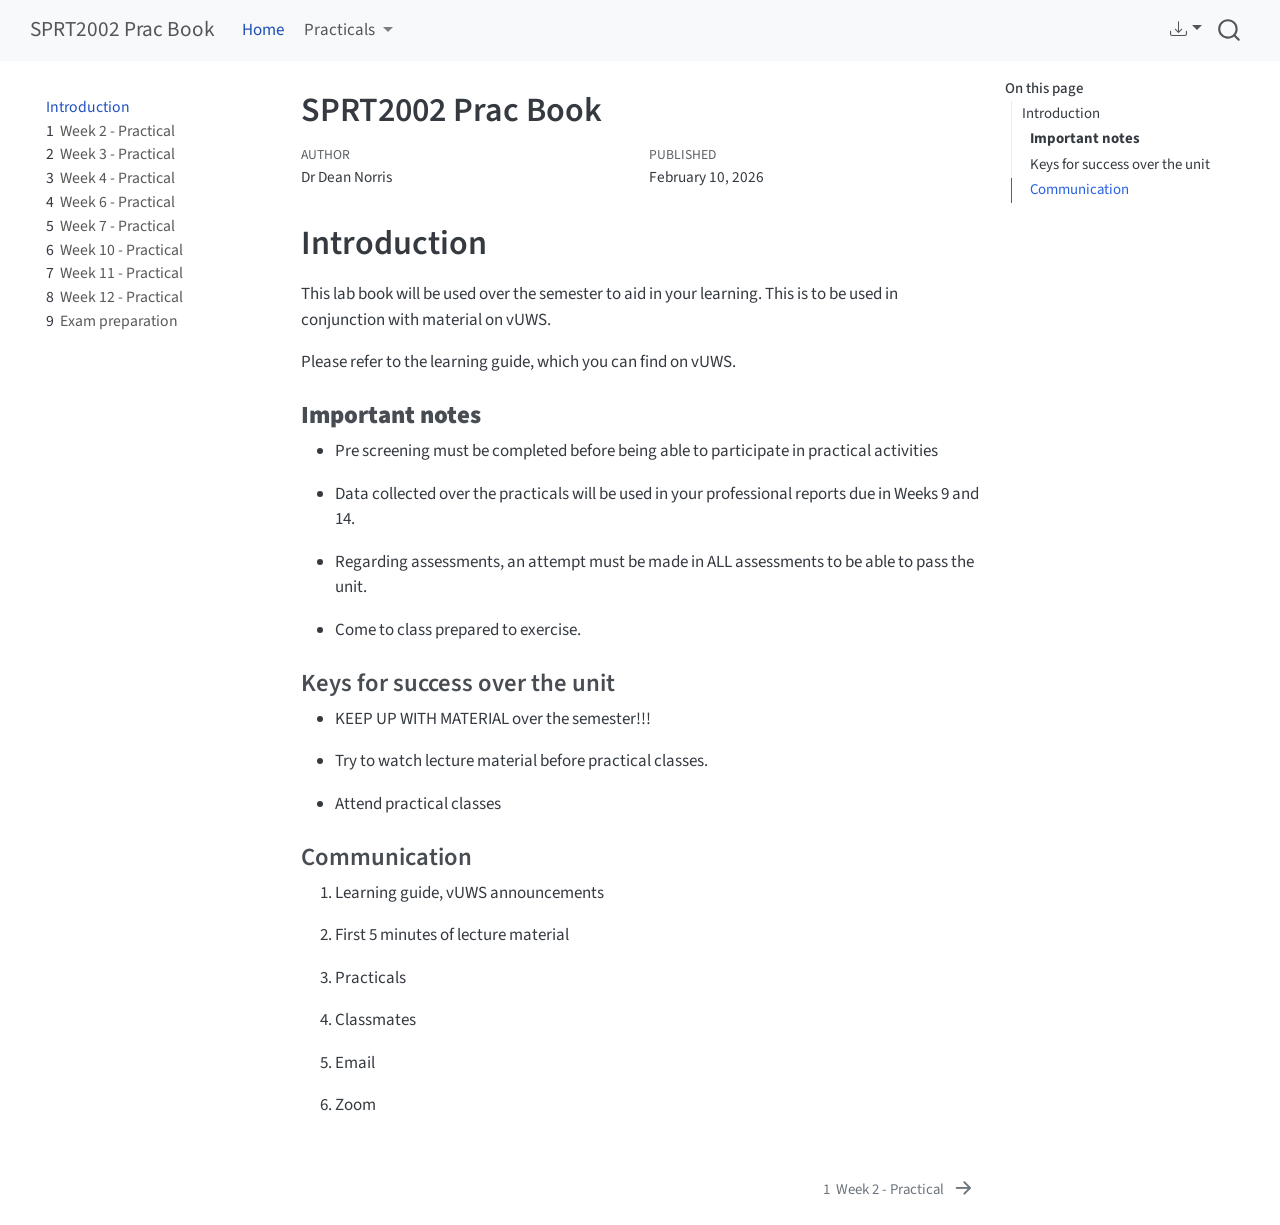
<file: index.html>
<!DOCTYPE html>
<html xmlns="http://www.w3.org/1999/xhtml" lang="en" xml:lang="en"><head>

<meta charset="utf-8">
<meta name="generator" content="quarto-1.7.32">

<meta name="viewport" content="width=device-width, initial-scale=1.0, user-scalable=yes">

<meta name="author" content="Dr Dean Norris">
<meta name="dcterms.date" content="2026-02-10">

<title>SPRT2002 Prac Book</title>
<style>
code{white-space: pre-wrap;}
span.smallcaps{font-variant: small-caps;}
div.columns{display: flex; gap: min(4vw, 1.5em);}
div.column{flex: auto; overflow-x: auto;}
div.hanging-indent{margin-left: 1.5em; text-indent: -1.5em;}
ul.task-list{list-style: none;}
ul.task-list li input[type="checkbox"] {
  width: 0.8em;
  margin: 0 0.8em 0.2em -1em; /* quarto-specific, see https://github.com/quarto-dev/quarto-cli/issues/4556 */ 
  vertical-align: middle;
}
</style>


<script src="site_libs/quarto-nav/quarto-nav.js"></script>
<script src="site_libs/quarto-nav/headroom.min.js"></script>
<script src="site_libs/clipboard/clipboard.min.js"></script>
<script src="site_libs/quarto-search/autocomplete.umd.js"></script>
<script src="site_libs/quarto-search/fuse.min.js"></script>
<script src="site_libs/quarto-search/quarto-search.js"></script>
<meta name="quarto:offset" content="./">
<link href="./Practical1.html" rel="next">
<script src="site_libs/quarto-html/quarto.js" type="module"></script>
<script src="site_libs/quarto-html/tabsets/tabsets.js" type="module"></script>
<script src="site_libs/quarto-html/popper.min.js"></script>
<script src="site_libs/quarto-html/tippy.umd.min.js"></script>
<script src="site_libs/quarto-html/anchor.min.js"></script>
<link href="site_libs/quarto-html/tippy.css" rel="stylesheet">
<link href="site_libs/quarto-html/quarto-syntax-highlighting-37eea08aefeeee20ff55810ff984fec1.css" rel="stylesheet" id="quarto-text-highlighting-styles">
<script src="site_libs/bootstrap/bootstrap.min.js"></script>
<link href="site_libs/bootstrap/bootstrap-icons.css" rel="stylesheet">
<link href="site_libs/bootstrap/bootstrap-364982630eef5352dd1537128a8ed5cb.min.css" rel="stylesheet" append-hash="true" id="quarto-bootstrap" data-mode="light">
<script id="quarto-search-options" type="application/json">{
  "location": "navbar",
  "copy-button": false,
  "collapse-after": 3,
  "panel-placement": "end",
  "type": "overlay",
  "limit": 50,
  "keyboard-shortcut": [
    "f",
    "/",
    "s"
  ],
  "show-item-context": false,
  "language": {
    "search-no-results-text": "No results",
    "search-matching-documents-text": "matching documents",
    "search-copy-link-title": "Copy link to search",
    "search-hide-matches-text": "Hide additional matches",
    "search-more-match-text": "more match in this document",
    "search-more-matches-text": "more matches in this document",
    "search-clear-button-title": "Clear",
    "search-text-placeholder": "",
    "search-detached-cancel-button-title": "Cancel",
    "search-submit-button-title": "Submit",
    "search-label": "Search"
  }
}</script>


<link rel="stylesheet" href="include/webex.css">
<link rel="stylesheet" href="custom.css">
</head>

<body class="nav-sidebar floating nav-fixed quarto-light">

<div id="quarto-search-results"></div>
  <header id="quarto-header" class="headroom fixed-top">
    <nav class="navbar navbar-expand-lg " data-bs-theme="dark">
      <div class="navbar-container container-fluid">
      <div class="navbar-brand-container mx-auto">
    <a class="navbar-brand" href="./index.html">
    <span class="navbar-title">SPRT2002 Prac Book</span>
    </a>
  </div>
            <div id="quarto-search" class="" title="Search"></div>
          <button class="navbar-toggler" type="button" data-bs-toggle="collapse" data-bs-target="#navbarCollapse" aria-controls="navbarCollapse" role="menu" aria-expanded="false" aria-label="Toggle navigation" onclick="if (window.quartoToggleHeadroom) { window.quartoToggleHeadroom(); }">
  <span class="navbar-toggler-icon"></span>
</button>
          <div class="collapse navbar-collapse" id="navbarCollapse">
            <ul class="navbar-nav navbar-nav-scroll me-auto">
  <li class="nav-item">
    <a class="nav-link active" href="./index.html" aria-current="page"> 
<span class="menu-text">Home</span></a>
  </li>  
  <li class="nav-item dropdown ">
    <a class="nav-link dropdown-toggle" href="#" id="nav-menu-practicals" role="link" data-bs-toggle="dropdown" aria-expanded="false">
 <span class="menu-text">Practicals</span>
    </a>
    <ul class="dropdown-menu" aria-labelledby="nav-menu-practicals">    
        <li>
    <a class="dropdown-item" href="./Practical1.html">
 <span class="dropdown-text">Practical 1</span></a>
  </li>  
        <li>
    <a class="dropdown-item" href="./Practical2.html">
 <span class="dropdown-text">Practical 2</span></a>
  </li>  
        <li>
    <a class="dropdown-item" href="./Practical3.html">
 <span class="dropdown-text">Practical 3</span></a>
  </li>  
        <li>
    <a class="dropdown-item" href="./Practical4.html">
 <span class="dropdown-text">Practical 4</span></a>
  </li>  
        <li>
    <a class="dropdown-item" href="./Practical5.html">
 <span class="dropdown-text">Practical 5</span></a>
  </li>  
        <li>
    <a class="dropdown-item" href="./Practical6.html">
 <span class="dropdown-text">Practical 6</span></a>
  </li>  
        <li>
    <a class="dropdown-item" href="./Practical7.html">
 <span class="dropdown-text">Practical 7</span></a>
  </li>  
        <li>
    <a class="dropdown-item" href="./Practical8.html">
 <span class="dropdown-text">Practical 8</span></a>
  </li>  
        <li>
    <a class="dropdown-item" href="./Practical9.html">
 <span class="dropdown-text">Exam prep</span></a>
  </li>  
    </ul>
  </li>
</ul>
          </div> <!-- /navcollapse -->
            <div class="quarto-navbar-tools">
    <div class="dropdown">
      <a href="" title="Download" id="quarto-navigation-tool-dropdown-0" class="quarto-navigation-tool dropdown-toggle px-1" data-bs-toggle="dropdown" aria-expanded="false" role="link" aria-label="Download"><i class="bi bi-download"></i></a>
      <ul class="dropdown-menu" aria-labelledby="quarto-navigation-tool-dropdown-0">
          <li>
            <a class="dropdown-item quarto-navbar-tools-item" href="./SPRT2002-Prac-Book.pdf">
              <i class="bi bi-file-pdf pe-1"></i>
            Download PDF
            </a>
          </li>
          <li>
            <a class="dropdown-item quarto-navbar-tools-item" href="./SPRT2002-Prac-Book.epub">
              <i class="bi bi-journal pe-1"></i>
            Download ePub
            </a>
          </li>
      </ul>
    </div>
</div>
      </div> <!-- /container-fluid -->
    </nav>
  <nav class="quarto-secondary-nav">
    <div class="container-fluid d-flex">
      <button type="button" class="quarto-btn-toggle btn" data-bs-toggle="collapse" role="button" data-bs-target=".quarto-sidebar-collapse-item" aria-controls="quarto-sidebar" aria-expanded="false" aria-label="Toggle sidebar navigation" onclick="if (window.quartoToggleHeadroom) { window.quartoToggleHeadroom(); }">
        <i class="bi bi-layout-text-sidebar-reverse"></i>
      </button>
        <nav class="quarto-page-breadcrumbs" aria-label="breadcrumb"><ol class="breadcrumb"><li class="breadcrumb-item"><a href="./index.html">Introduction</a></li></ol></nav>
        <a class="flex-grow-1" role="navigation" data-bs-toggle="collapse" data-bs-target=".quarto-sidebar-collapse-item" aria-controls="quarto-sidebar" aria-expanded="false" aria-label="Toggle sidebar navigation" onclick="if (window.quartoToggleHeadroom) { window.quartoToggleHeadroom(); }">      
        </a>
    </div>
  </nav>
</header>
<!-- content -->
<div id="quarto-content" class="quarto-container page-columns page-rows-contents page-layout-article page-navbar">
<!-- sidebar -->
  <nav id="quarto-sidebar" class="sidebar collapse collapse-horizontal quarto-sidebar-collapse-item sidebar-navigation floating overflow-auto">
    <div class="sidebar-menu-container"> 
    <ul class="list-unstyled mt-1">
        <li class="sidebar-item">
  <div class="sidebar-item-container"> 
  <a href="./index.html" class="sidebar-item-text sidebar-link active">
 <span class="menu-text">Introduction</span></a>
  </div>
</li>
        <li class="sidebar-item">
  <div class="sidebar-item-container"> 
  <a href="./Practical1.html" class="sidebar-item-text sidebar-link">
 <span class="menu-text"><span class="chapter-number">1</span>&nbsp; <span class="chapter-title">Week 2 - Practical</span></span></a>
  </div>
</li>
        <li class="sidebar-item">
  <div class="sidebar-item-container"> 
  <a href="./Practical2.html" class="sidebar-item-text sidebar-link">
 <span class="menu-text"><span class="chapter-number">2</span>&nbsp; <span class="chapter-title">Week 3 - Practical</span></span></a>
  </div>
</li>
        <li class="sidebar-item">
  <div class="sidebar-item-container"> 
  <a href="./Practical3.html" class="sidebar-item-text sidebar-link">
 <span class="menu-text"><span class="chapter-number">3</span>&nbsp; <span class="chapter-title">Week 4 - Practical</span></span></a>
  </div>
</li>
        <li class="sidebar-item">
  <div class="sidebar-item-container"> 
  <a href="./Practical4.html" class="sidebar-item-text sidebar-link">
 <span class="menu-text"><span class="chapter-number">4</span>&nbsp; <span class="chapter-title">Week 6 - Practical</span></span></a>
  </div>
</li>
        <li class="sidebar-item">
  <div class="sidebar-item-container"> 
  <a href="./Practical5.html" class="sidebar-item-text sidebar-link">
 <span class="menu-text"><span class="chapter-number">5</span>&nbsp; <span class="chapter-title">Week 7 - Practical</span></span></a>
  </div>
</li>
        <li class="sidebar-item">
  <div class="sidebar-item-container"> 
  <a href="./Practical6.html" class="sidebar-item-text sidebar-link">
 <span class="menu-text"><span class="chapter-number">6</span>&nbsp; <span class="chapter-title">Week 10 - Practical</span></span></a>
  </div>
</li>
        <li class="sidebar-item">
  <div class="sidebar-item-container"> 
  <a href="./Practical7.html" class="sidebar-item-text sidebar-link">
 <span class="menu-text"><span class="chapter-number">7</span>&nbsp; <span class="chapter-title">Week 11 - Practical</span></span></a>
  </div>
</li>
        <li class="sidebar-item">
  <div class="sidebar-item-container"> 
  <a href="./Practical8.html" class="sidebar-item-text sidebar-link">
 <span class="menu-text"><span class="chapter-number">8</span>&nbsp; <span class="chapter-title">Week 12 - Practical</span></span></a>
  </div>
</li>
        <li class="sidebar-item">
  <div class="sidebar-item-container"> 
  <a href="./Practical9.html" class="sidebar-item-text sidebar-link">
 <span class="menu-text"><span class="chapter-number">9</span>&nbsp; <span class="chapter-title">Exam preparation</span></span></a>
  </div>
</li>
    </ul>
    </div>
</nav>
<div id="quarto-sidebar-glass" class="quarto-sidebar-collapse-item" data-bs-toggle="collapse" data-bs-target=".quarto-sidebar-collapse-item"></div>
<!-- margin-sidebar -->
    <div id="quarto-margin-sidebar" class="sidebar margin-sidebar">
        <nav id="TOC" role="doc-toc" class="toc-active">
    <h2 id="toc-title">On this page</h2>
   
  <ul>
  <li><a href="#introduction" id="toc-introduction" class="nav-link active" data-scroll-target="#introduction">Introduction</a>
  <ul class="collapse">
  <li><a href="#important-notes" id="toc-important-notes" class="nav-link" data-scroll-target="#important-notes"><strong>Important notes</strong></a></li>
  <li><a href="#keys-for-success-over-the-unit" id="toc-keys-for-success-over-the-unit" class="nav-link" data-scroll-target="#keys-for-success-over-the-unit">Keys for success over the unit</a></li>
  <li><a href="#communication" id="toc-communication" class="nav-link" data-scroll-target="#communication">Communication</a></li>
  </ul></li>
  </ul>
</nav>
    </div>
<!-- main -->
<main class="content" id="quarto-document-content">

<header id="title-block-header" class="quarto-title-block default">
<div class="quarto-title">
<h1 class="title">SPRT2002 Prac Book</h1>
</div>



<div class="quarto-title-meta">

    <div>
    <div class="quarto-title-meta-heading">Author</div>
    <div class="quarto-title-meta-contents">
             <p>Dr Dean Norris </p>
          </div>
  </div>
    
    <div>
    <div class="quarto-title-meta-heading">Published</div>
    <div class="quarto-title-meta-contents">
      <p class="date">February 10, 2026</p>
    </div>
  </div>
  
    
  </div>
  


</header>


<section id="introduction" class="level1 unnumbered">
<h1 class="unnumbered">Introduction</h1>
<p>This lab book will be used over the semester to aid in your learning. This is to be used in conjunction with material on vUWS.</p>
<p>Please refer to the learning guide, which you can find on vUWS.</p>
<section id="important-notes" class="level3">
<h3 class="anchored" data-anchor-id="important-notes"><strong>Important notes</strong></h3>
<ul>
<li><p>Pre screening must be completed before being able to participate in practical activities</p></li>
<li><p>Data collected over the practicals will be used in your professional reports due in Weeks 9 and 14.</p></li>
<li><p>Regarding assessments, an attempt must be made in ALL assessments to be able to pass the unit.</p></li>
<li><p>Come to class prepared to exercise.</p></li>
</ul>
</section>
<section id="keys-for-success-over-the-unit" class="level3">
<h3 class="anchored" data-anchor-id="keys-for-success-over-the-unit">Keys for success over the unit</h3>
<ul>
<li><p>KEEP UP WITH MATERIAL over the semester!!!</p></li>
<li><p>Try to watch lecture material before practical classes.</p></li>
<li><p>Attend practical classes</p></li>
</ul>
</section>
<section id="communication" class="level3">
<h3 class="anchored" data-anchor-id="communication">Communication</h3>
<ol type="1">
<li><p>Learning guide, vUWS announcements</p></li>
<li><p>First 5 minutes of lecture material</p></li>
<li><p>Practicals</p></li>
<li><p>Classmates</p></li>
<li><p>Email</p></li>
<li><p>Zoom</p></li>
</ol>


</section>
</section>

</main> <!-- /main -->
<script src="https://ajax.googleapis.com/ajax/libs/jquery/3.6.1/jquery.min.js"></script>

<script>

/* update total correct if #webex-total_correct exists */
update_total_correct = function() {
  console.log("webex: update total_correct");

  var t = document.getElementsByClassName("webex-total_correct");
  for (var i = 0; i < t.length; i++) {
    p = t[i].parentElement;
    var correct = p.getElementsByClassName("webex-correct").length;
    var solvemes = p.getElementsByClassName("webex-solveme").length;
    var radiogroups = p.getElementsByClassName("webex-radiogroup").length;
    var selects = p.getElementsByClassName("webex-select").length;

    t[i].innerHTML = correct + " of " + (solvemes + radiogroups + selects) + " correct";
  }
}

/* webex-solution button toggling function */
b_func = function() {
  console.log("webex: toggle hide");

  var cl = this.parentElement.classList;
  if (cl.contains('open')) {
    cl.remove("open");
  } else {
    cl.add("open");
  }
}

/* check answers */
check_func = function() {
  console.log("webex: check answers");

  var cl = this.parentElement.classList;
  if (cl.contains('unchecked')) {
    cl.remove("unchecked");
    this.innerHTML = "Hide Answers";
  } else {
    cl.add("unchecked");
    this.innerHTML = "Show Answers";
  }
}

/* function for checking solveme answers */
solveme_func = function(e) {
  console.log("webex: check solveme");

  var real_answers = JSON.parse(this.dataset.answer);
  var my_answer = this.value;
  var cl = this.classList;
  if (cl.contains("ignorecase")) {
    my_answer = my_answer.toLowerCase();
  }
  if (cl.contains("nospaces")) {
    my_answer = my_answer.replace(/ /g, "")
  }

  if (my_answer == "") {
    cl.remove("webex-correct");
    cl.remove("webex-incorrect");
  } else if (real_answers.includes(my_answer)) {
    cl.add("webex-correct");
    cl.remove("webex-incorrect");
  } else {
    cl.add("webex-incorrect");
    cl.remove("webex-correct");
  }

  // match numeric answers within a specified tolerance
  if(this.dataset.tol > 0){
    var tol = JSON.parse(this.dataset.tol);
    var matches = real_answers.map(x => Math.abs(x - my_answer) < tol)
    if (matches.reduce((a, b) => a + b, 0) > 0) {
      cl.add("webex-correct");
    } else {
      cl.remove("webex-correct");
    }
  }

  // added regex bit
  if (cl.contains("regex")){
    answer_regex = RegExp(real_answers.join("|"))
    if (answer_regex.test(my_answer)) {
      cl.add("webex-correct");
    }
  }

  update_total_correct();
}

/* function for checking select answers */
select_func = function(e) {
  console.log("webex: check select");

  var cl = this.classList

  /* add style */
  cl.remove("webex-incorrect");
  cl.remove("webex-correct");
  if (this.value == "answer") {
    cl.add("webex-correct");
  } else if (this.value != "blank") {
    cl.add("webex-incorrect");
  }

  update_total_correct();
}

/* function for checking radiogroups answers */
radiogroups_func = function(e) {
  console.log("webex: check radiogroups");

  var checked_button = document.querySelector('input[name=' + this.id + ']:checked');
  var cl = checked_button.parentElement.classList;
  var labels = checked_button.parentElement.parentElement.children;

  /* get rid of styles */
  for (i = 0; i < labels.length; i++) {
    labels[i].classList.remove("webex-incorrect");
    labels[i].classList.remove("webex-correct");
  }

  /* add style */
  if (checked_button.value == "answer") {
    cl.add("webex-correct");
  } else {
    cl.add("webex-incorrect");
  }

  update_total_correct();
}

window.onload = function() {
  console.log("webex onload");
  /* set up solution buttons */
  var buttons = document.getElementsByTagName("button");

  for (var i = 0; i < buttons.length; i++) {
    if (buttons[i].parentElement.classList.contains('webex-solution')) {
      buttons[i].onclick = b_func;
    }
  }

  var check_sections = document.getElementsByClassName("webex-check");
  console.log("check:", check_sections.length);
  for (var i = 0; i < check_sections.length; i++) {
    check_sections[i].classList.add("unchecked");

    let btn = document.createElement("button");
    btn.innerHTML = "Show Answers";
    btn.classList.add("webex-check-button");
    btn.onclick = check_func;
    check_sections[i].appendChild(btn);

    let spn = document.createElement("span");
    spn.classList.add("webex-total_correct");
    check_sections[i].appendChild(spn);
  }

  /* set up webex-solveme inputs */
  var solveme = document.getElementsByClassName("webex-solveme");

  for (var i = 0; i < solveme.length; i++) {
    /* make sure input boxes don't auto-anything */
    solveme[i].setAttribute("autocomplete","off");
    solveme[i].setAttribute("autocorrect", "off");
    solveme[i].setAttribute("autocapitalize", "off");
    solveme[i].setAttribute("spellcheck", "false");
    solveme[i].value = "";

    /* adjust answer for ignorecase or nospaces */
    var cl = solveme[i].classList;
    var real_answer = solveme[i].dataset.answer;
    if (cl.contains("ignorecase")) {
      real_answer = real_answer.toLowerCase();
    }
    if (cl.contains("nospaces")) {
      real_answer = real_answer.replace(/ /g, "");
    }
    solveme[i].dataset.answer = real_answer;

    /* attach checking function */
    solveme[i].onkeyup = solveme_func;
    solveme[i].onchange = solveme_func;

    $(solveme[i]).after(" <span class='webex-icon'></span>");
  }

  /* set up radiogroups */
  var radiogroups = document.getElementsByClassName("webex-radiogroup");
  for (var i = 0; i < radiogroups.length; i++) {
    radiogroups[i].onchange = radiogroups_func;
  }

  /* set up selects */
  var selects = document.getElementsByClassName("webex-select");
  for (var i = 0; i < selects.length; i++) {
    selects[i].onchange = select_func;
    $(selects[i]).after(" <span class='webex-icon'></span>");
  }

  update_total_correct();
}

</script>
<script id="quarto-html-after-body" type="application/javascript">
  window.document.addEventListener("DOMContentLoaded", function (event) {
    const icon = "";
    const anchorJS = new window.AnchorJS();
    anchorJS.options = {
      placement: 'right',
      icon: icon
    };
    anchorJS.add('.anchored');
    const isCodeAnnotation = (el) => {
      for (const clz of el.classList) {
        if (clz.startsWith('code-annotation-')) {                     
          return true;
        }
      }
      return false;
    }
    const onCopySuccess = function(e) {
      // button target
      const button = e.trigger;
      // don't keep focus
      button.blur();
      // flash "checked"
      button.classList.add('code-copy-button-checked');
      var currentTitle = button.getAttribute("title");
      button.setAttribute("title", "Copied!");
      let tooltip;
      if (window.bootstrap) {
        button.setAttribute("data-bs-toggle", "tooltip");
        button.setAttribute("data-bs-placement", "left");
        button.setAttribute("data-bs-title", "Copied!");
        tooltip = new bootstrap.Tooltip(button, 
          { trigger: "manual", 
            customClass: "code-copy-button-tooltip",
            offset: [0, -8]});
        tooltip.show();    
      }
      setTimeout(function() {
        if (tooltip) {
          tooltip.hide();
          button.removeAttribute("data-bs-title");
          button.removeAttribute("data-bs-toggle");
          button.removeAttribute("data-bs-placement");
        }
        button.setAttribute("title", currentTitle);
        button.classList.remove('code-copy-button-checked');
      }, 1000);
      // clear code selection
      e.clearSelection();
    }
    const getTextToCopy = function(trigger) {
        const codeEl = trigger.previousElementSibling.cloneNode(true);
        for (const childEl of codeEl.children) {
          if (isCodeAnnotation(childEl)) {
            childEl.remove();
          }
        }
        return codeEl.innerText;
    }
    const clipboard = new window.ClipboardJS('.code-copy-button:not([data-in-quarto-modal])', {
      text: getTextToCopy
    });
    clipboard.on('success', onCopySuccess);
    if (window.document.getElementById('quarto-embedded-source-code-modal')) {
      const clipboardModal = new window.ClipboardJS('.code-copy-button[data-in-quarto-modal]', {
        text: getTextToCopy,
        container: window.document.getElementById('quarto-embedded-source-code-modal')
      });
      clipboardModal.on('success', onCopySuccess);
    }
      var localhostRegex = new RegExp(/^(?:http|https):\/\/localhost\:?[0-9]*\//);
      var mailtoRegex = new RegExp(/^mailto:/);
        var filterRegex = new RegExp('/' + window.location.host + '/');
      var isInternal = (href) => {
          return filterRegex.test(href) || localhostRegex.test(href) || mailtoRegex.test(href);
      }
      // Inspect non-navigation links and adorn them if external
     var links = window.document.querySelectorAll('a[href]:not(.nav-link):not(.navbar-brand):not(.toc-action):not(.sidebar-link):not(.sidebar-item-toggle):not(.pagination-link):not(.no-external):not([aria-hidden]):not(.dropdown-item):not(.quarto-navigation-tool):not(.about-link)');
      for (var i=0; i<links.length; i++) {
        const link = links[i];
        if (!isInternal(link.href)) {
          // undo the damage that might have been done by quarto-nav.js in the case of
          // links that we want to consider external
          if (link.dataset.originalHref !== undefined) {
            link.href = link.dataset.originalHref;
          }
        }
      }
    function tippyHover(el, contentFn, onTriggerFn, onUntriggerFn) {
      const config = {
        allowHTML: true,
        maxWidth: 500,
        delay: 100,
        arrow: false,
        appendTo: function(el) {
            return el.parentElement;
        },
        interactive: true,
        interactiveBorder: 10,
        theme: 'quarto',
        placement: 'bottom-start',
      };
      if (contentFn) {
        config.content = contentFn;
      }
      if (onTriggerFn) {
        config.onTrigger = onTriggerFn;
      }
      if (onUntriggerFn) {
        config.onUntrigger = onUntriggerFn;
      }
      window.tippy(el, config); 
    }
    const noterefs = window.document.querySelectorAll('a[role="doc-noteref"]');
    for (var i=0; i<noterefs.length; i++) {
      const ref = noterefs[i];
      tippyHover(ref, function() {
        // use id or data attribute instead here
        let href = ref.getAttribute('data-footnote-href') || ref.getAttribute('href');
        try { href = new URL(href).hash; } catch {}
        const id = href.replace(/^#\/?/, "");
        const note = window.document.getElementById(id);
        if (note) {
          return note.innerHTML;
        } else {
          return "";
        }
      });
    }
    const xrefs = window.document.querySelectorAll('a.quarto-xref');
    const processXRef = (id, note) => {
      // Strip column container classes
      const stripColumnClz = (el) => {
        el.classList.remove("page-full", "page-columns");
        if (el.children) {
          for (const child of el.children) {
            stripColumnClz(child);
          }
        }
      }
      stripColumnClz(note)
      if (id === null || id.startsWith('sec-')) {
        // Special case sections, only their first couple elements
        const container = document.createElement("div");
        if (note.children && note.children.length > 2) {
          container.appendChild(note.children[0].cloneNode(true));
          for (let i = 1; i < note.children.length; i++) {
            const child = note.children[i];
            if (child.tagName === "P" && child.innerText === "") {
              continue;
            } else {
              container.appendChild(child.cloneNode(true));
              break;
            }
          }
          if (window.Quarto?.typesetMath) {
            window.Quarto.typesetMath(container);
          }
          return container.innerHTML
        } else {
          if (window.Quarto?.typesetMath) {
            window.Quarto.typesetMath(note);
          }
          return note.innerHTML;
        }
      } else {
        // Remove any anchor links if they are present
        const anchorLink = note.querySelector('a.anchorjs-link');
        if (anchorLink) {
          anchorLink.remove();
        }
        if (window.Quarto?.typesetMath) {
          window.Quarto.typesetMath(note);
        }
        if (note.classList.contains("callout")) {
          return note.outerHTML;
        } else {
          return note.innerHTML;
        }
      }
    }
    for (var i=0; i<xrefs.length; i++) {
      const xref = xrefs[i];
      tippyHover(xref, undefined, function(instance) {
        instance.disable();
        let url = xref.getAttribute('href');
        let hash = undefined; 
        if (url.startsWith('#')) {
          hash = url;
        } else {
          try { hash = new URL(url).hash; } catch {}
        }
        if (hash) {
          const id = hash.replace(/^#\/?/, "");
          const note = window.document.getElementById(id);
          if (note !== null) {
            try {
              const html = processXRef(id, note.cloneNode(true));
              instance.setContent(html);
            } finally {
              instance.enable();
              instance.show();
            }
          } else {
            // See if we can fetch this
            fetch(url.split('#')[0])
            .then(res => res.text())
            .then(html => {
              const parser = new DOMParser();
              const htmlDoc = parser.parseFromString(html, "text/html");
              const note = htmlDoc.getElementById(id);
              if (note !== null) {
                const html = processXRef(id, note);
                instance.setContent(html);
              } 
            }).finally(() => {
              instance.enable();
              instance.show();
            });
          }
        } else {
          // See if we can fetch a full url (with no hash to target)
          // This is a special case and we should probably do some content thinning / targeting
          fetch(url)
          .then(res => res.text())
          .then(html => {
            const parser = new DOMParser();
            const htmlDoc = parser.parseFromString(html, "text/html");
            const note = htmlDoc.querySelector('main.content');
            if (note !== null) {
              // This should only happen for chapter cross references
              // (since there is no id in the URL)
              // remove the first header
              if (note.children.length > 0 && note.children[0].tagName === "HEADER") {
                note.children[0].remove();
              }
              const html = processXRef(null, note);
              instance.setContent(html);
            } 
          }).finally(() => {
            instance.enable();
            instance.show();
          });
        }
      }, function(instance) {
      });
    }
        let selectedAnnoteEl;
        const selectorForAnnotation = ( cell, annotation) => {
          let cellAttr = 'data-code-cell="' + cell + '"';
          let lineAttr = 'data-code-annotation="' +  annotation + '"';
          const selector = 'span[' + cellAttr + '][' + lineAttr + ']';
          return selector;
        }
        const selectCodeLines = (annoteEl) => {
          const doc = window.document;
          const targetCell = annoteEl.getAttribute("data-target-cell");
          const targetAnnotation = annoteEl.getAttribute("data-target-annotation");
          const annoteSpan = window.document.querySelector(selectorForAnnotation(targetCell, targetAnnotation));
          const lines = annoteSpan.getAttribute("data-code-lines").split(",");
          const lineIds = lines.map((line) => {
            return targetCell + "-" + line;
          })
          let top = null;
          let height = null;
          let parent = null;
          if (lineIds.length > 0) {
              //compute the position of the single el (top and bottom and make a div)
              const el = window.document.getElementById(lineIds[0]);
              top = el.offsetTop;
              height = el.offsetHeight;
              parent = el.parentElement.parentElement;
            if (lineIds.length > 1) {
              const lastEl = window.document.getElementById(lineIds[lineIds.length - 1]);
              const bottom = lastEl.offsetTop + lastEl.offsetHeight;
              height = bottom - top;
            }
            if (top !== null && height !== null && parent !== null) {
              // cook up a div (if necessary) and position it 
              let div = window.document.getElementById("code-annotation-line-highlight");
              if (div === null) {
                div = window.document.createElement("div");
                div.setAttribute("id", "code-annotation-line-highlight");
                div.style.position = 'absolute';
                parent.appendChild(div);
              }
              div.style.top = top - 2 + "px";
              div.style.height = height + 4 + "px";
              div.style.left = 0;
              let gutterDiv = window.document.getElementById("code-annotation-line-highlight-gutter");
              if (gutterDiv === null) {
                gutterDiv = window.document.createElement("div");
                gutterDiv.setAttribute("id", "code-annotation-line-highlight-gutter");
                gutterDiv.style.position = 'absolute';
                const codeCell = window.document.getElementById(targetCell);
                const gutter = codeCell.querySelector('.code-annotation-gutter');
                gutter.appendChild(gutterDiv);
              }
              gutterDiv.style.top = top - 2 + "px";
              gutterDiv.style.height = height + 4 + "px";
            }
            selectedAnnoteEl = annoteEl;
          }
        };
        const unselectCodeLines = () => {
          const elementsIds = ["code-annotation-line-highlight", "code-annotation-line-highlight-gutter"];
          elementsIds.forEach((elId) => {
            const div = window.document.getElementById(elId);
            if (div) {
              div.remove();
            }
          });
          selectedAnnoteEl = undefined;
        };
          // Handle positioning of the toggle
      window.addEventListener(
        "resize",
        throttle(() => {
          elRect = undefined;
          if (selectedAnnoteEl) {
            selectCodeLines(selectedAnnoteEl);
          }
        }, 10)
      );
      function throttle(fn, ms) {
      let throttle = false;
      let timer;
        return (...args) => {
          if(!throttle) { // first call gets through
              fn.apply(this, args);
              throttle = true;
          } else { // all the others get throttled
              if(timer) clearTimeout(timer); // cancel #2
              timer = setTimeout(() => {
                fn.apply(this, args);
                timer = throttle = false;
              }, ms);
          }
        };
      }
        // Attach click handler to the DT
        const annoteDls = window.document.querySelectorAll('dt[data-target-cell]');
        for (const annoteDlNode of annoteDls) {
          annoteDlNode.addEventListener('click', (event) => {
            const clickedEl = event.target;
            if (clickedEl !== selectedAnnoteEl) {
              unselectCodeLines();
              const activeEl = window.document.querySelector('dt[data-target-cell].code-annotation-active');
              if (activeEl) {
                activeEl.classList.remove('code-annotation-active');
              }
              selectCodeLines(clickedEl);
              clickedEl.classList.add('code-annotation-active');
            } else {
              // Unselect the line
              unselectCodeLines();
              clickedEl.classList.remove('code-annotation-active');
            }
          });
        }
    const findCites = (el) => {
      const parentEl = el.parentElement;
      if (parentEl) {
        const cites = parentEl.dataset.cites;
        if (cites) {
          return {
            el,
            cites: cites.split(' ')
          };
        } else {
          return findCites(el.parentElement)
        }
      } else {
        return undefined;
      }
    };
    var bibliorefs = window.document.querySelectorAll('a[role="doc-biblioref"]');
    for (var i=0; i<bibliorefs.length; i++) {
      const ref = bibliorefs[i];
      const citeInfo = findCites(ref);
      if (citeInfo) {
        tippyHover(citeInfo.el, function() {
          var popup = window.document.createElement('div');
          citeInfo.cites.forEach(function(cite) {
            var citeDiv = window.document.createElement('div');
            citeDiv.classList.add('hanging-indent');
            citeDiv.classList.add('csl-entry');
            var biblioDiv = window.document.getElementById('ref-' + cite);
            if (biblioDiv) {
              citeDiv.innerHTML = biblioDiv.innerHTML;
            }
            popup.appendChild(citeDiv);
          });
          return popup.innerHTML;
        });
      }
    }
  });
  </script>
<nav class="page-navigation">
  <div class="nav-page nav-page-previous">
  </div>
  <div class="nav-page nav-page-next">
      <a href="./Practical1.html" class="pagination-link" aria-label="Week 2 - Practical">
        <span class="nav-page-text"><span class="chapter-number">1</span>&nbsp; <span class="chapter-title">Week 2 - Practical</span></span> <i class="bi bi-arrow-right-short"></i>
      </a>
  </div>
</nav>
</div> <!-- /content -->




</body></html>
</file>
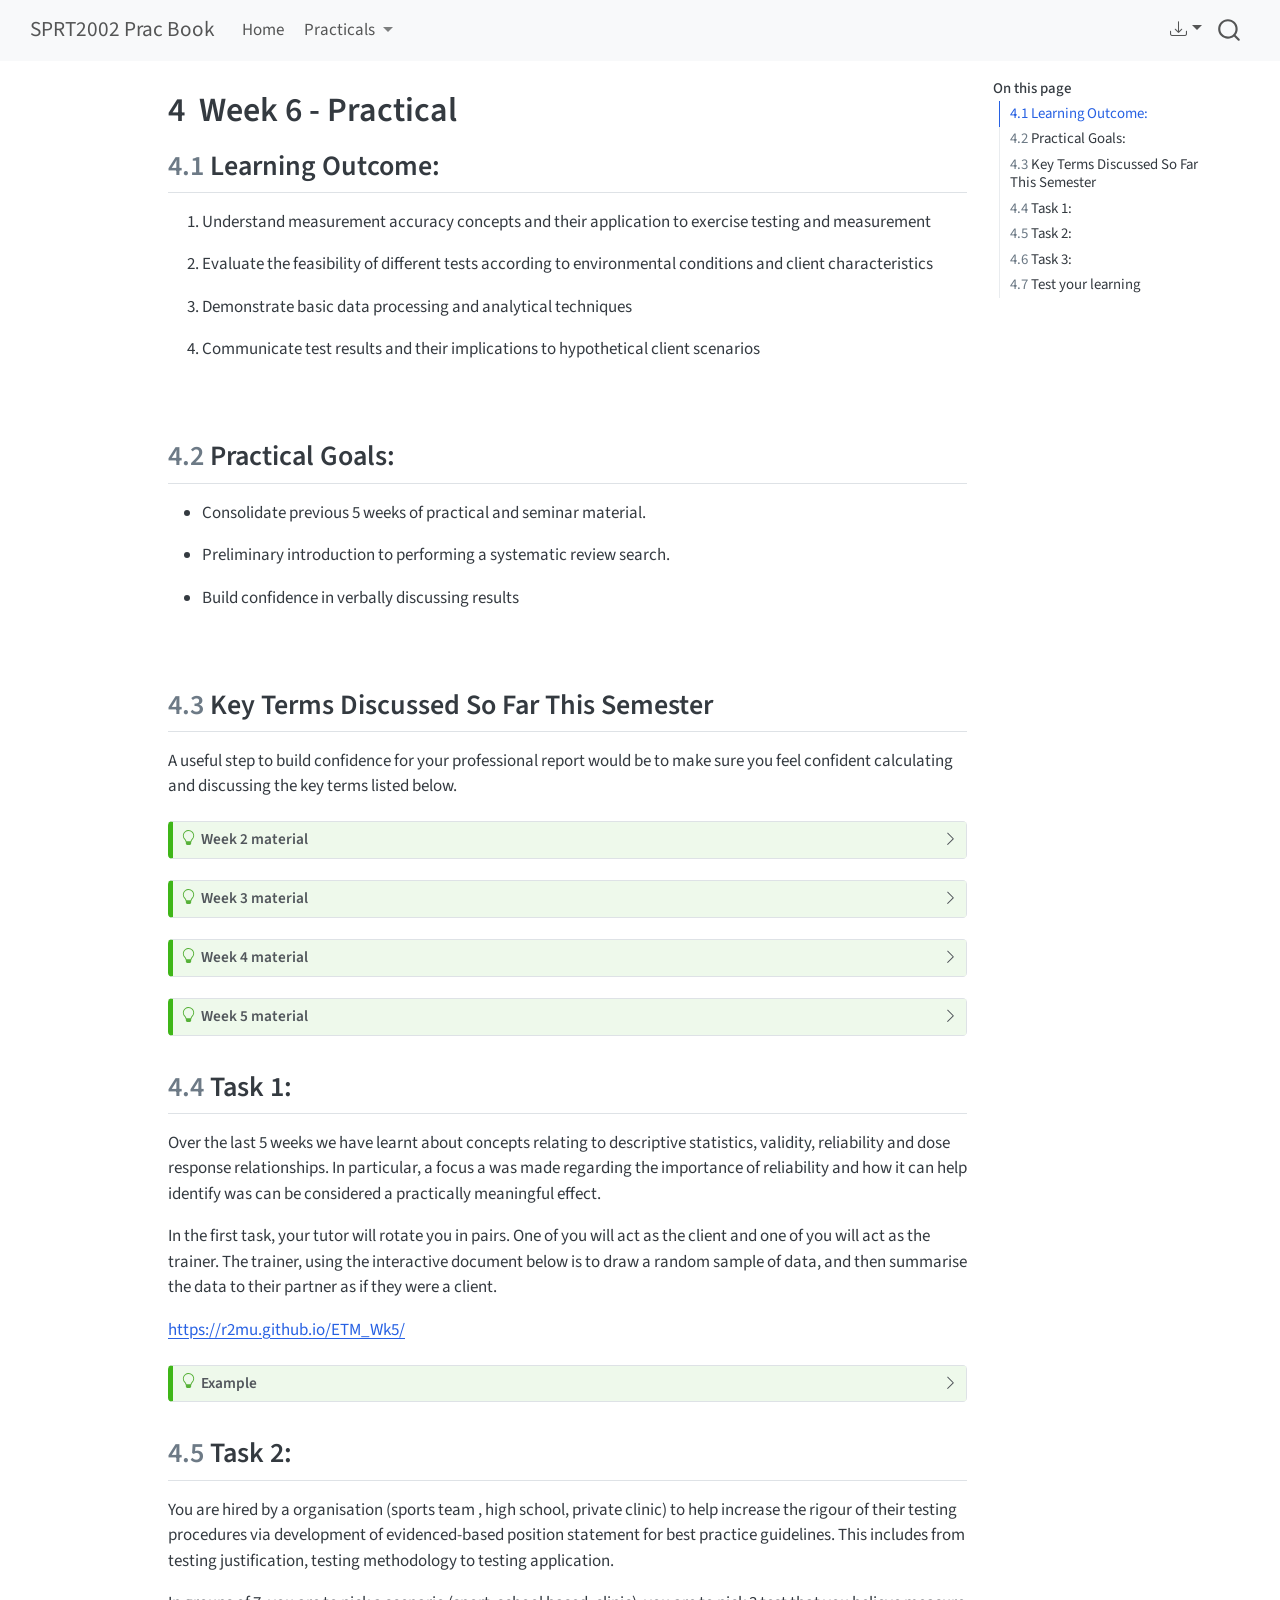
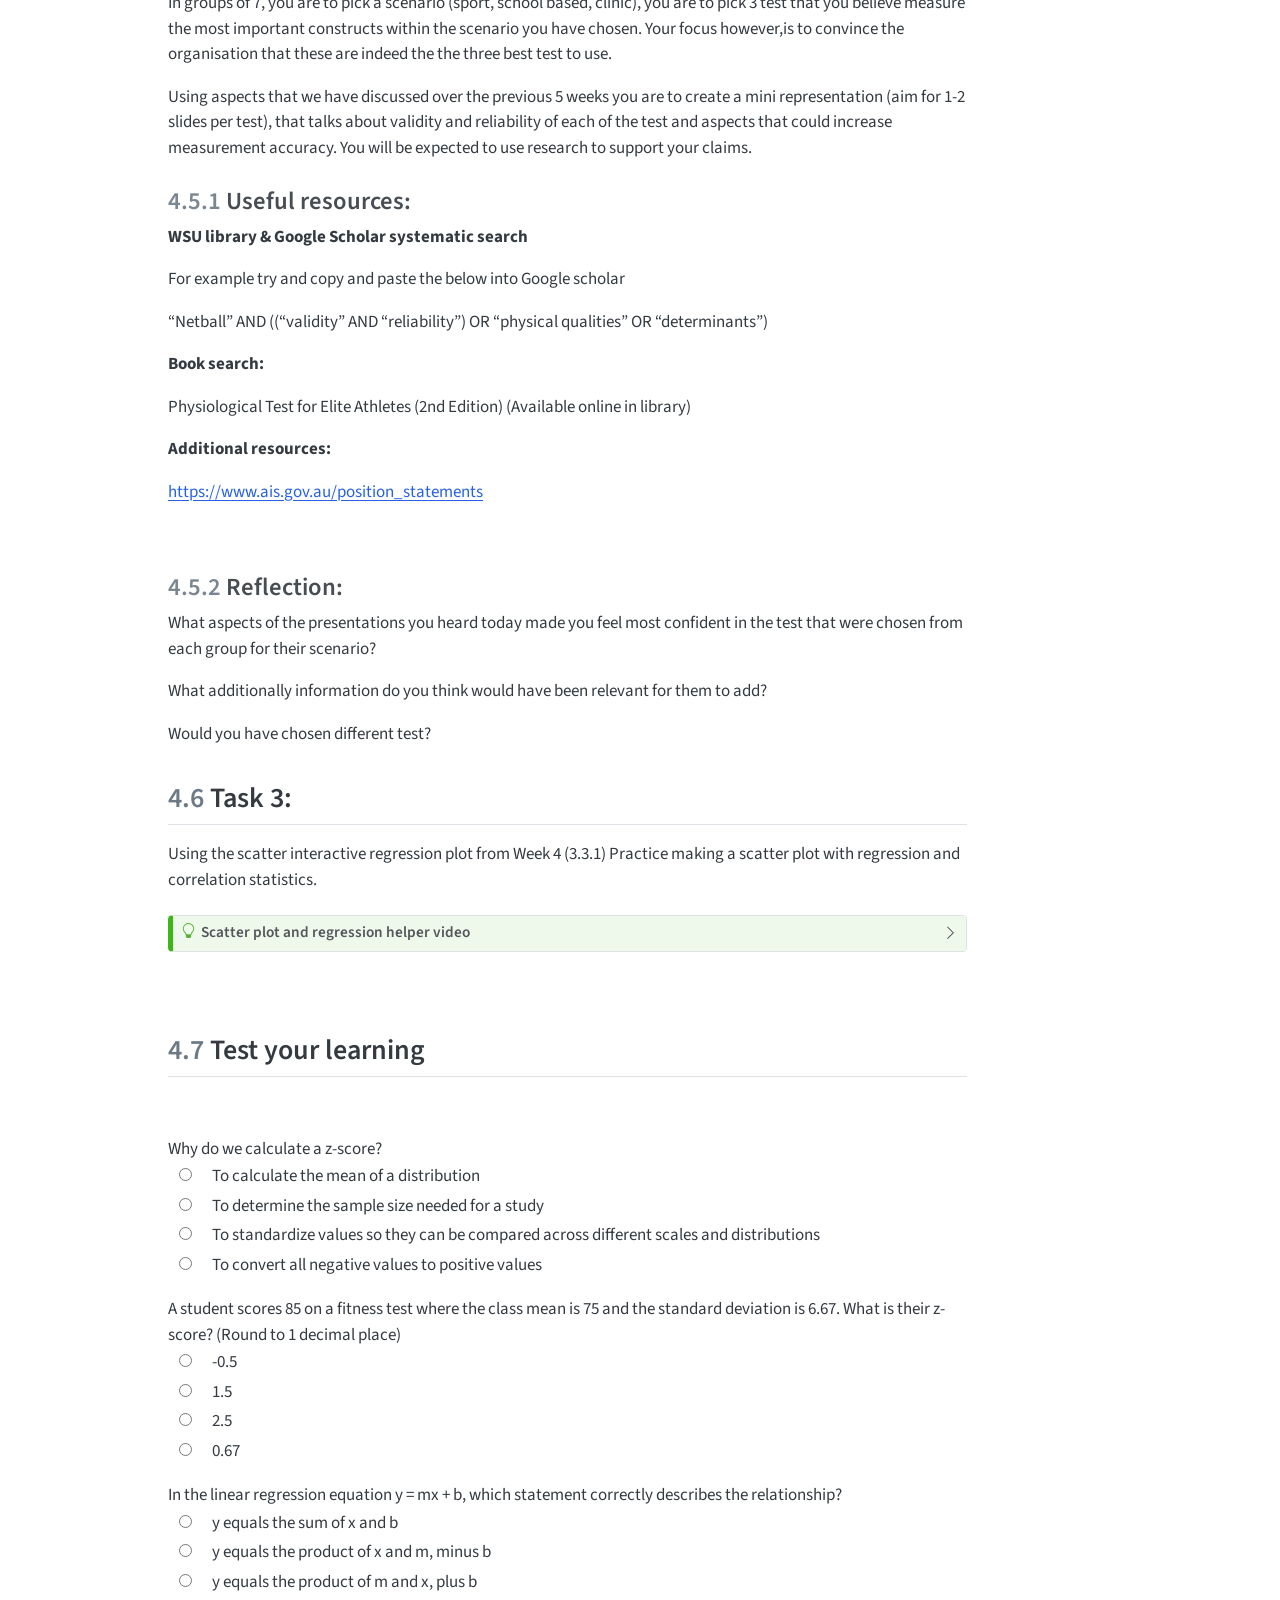
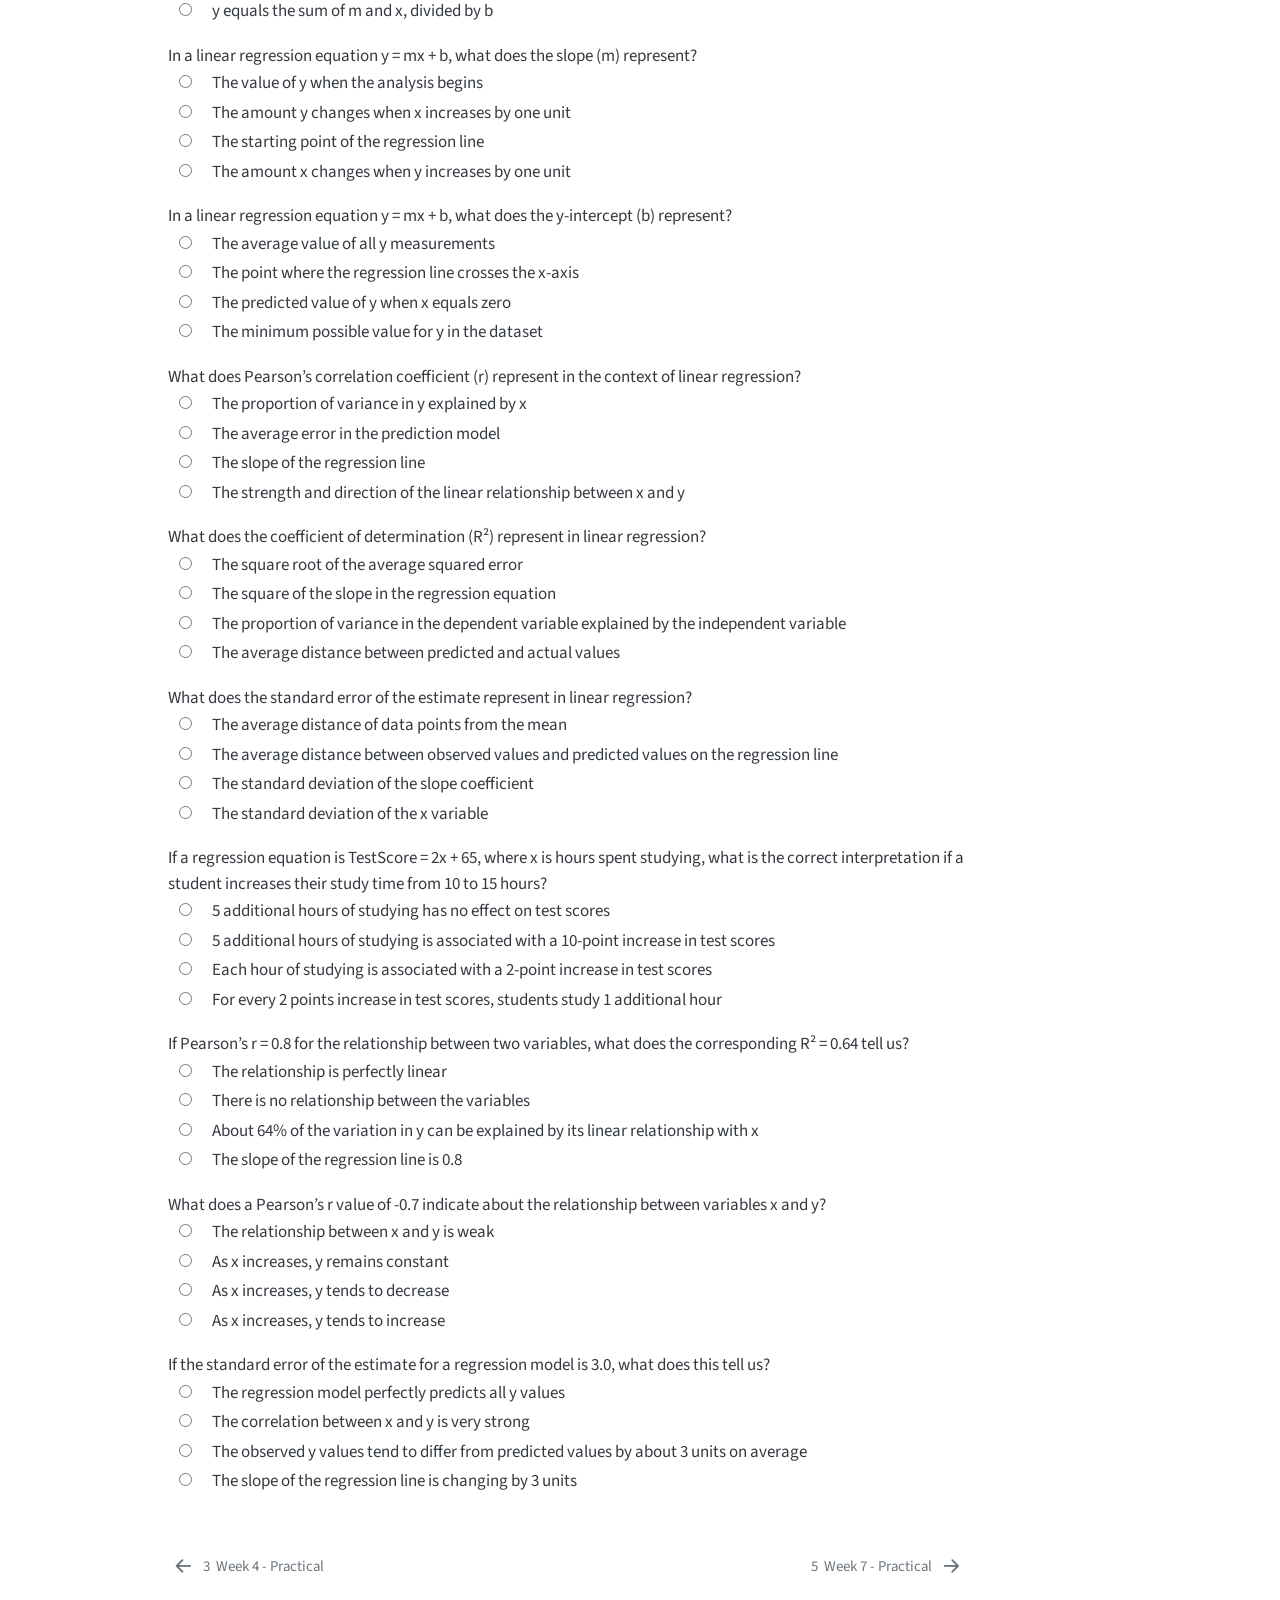
<file: Practical4.html>
<!DOCTYPE html>
<html xmlns="http://www.w3.org/1999/xhtml" lang="en" xml:lang="en"><head>

<meta charset="utf-8">
<meta name="generator" content="quarto-1.7.32">

<meta name="viewport" content="width=device-width, initial-scale=1.0, user-scalable=yes">


<title>4&nbsp; Week 6 - Practical – SPRT2002 Prac Book</title>
<style>
code{white-space: pre-wrap;}
span.smallcaps{font-variant: small-caps;}
div.columns{display: flex; gap: min(4vw, 1.5em);}
div.column{flex: auto; overflow-x: auto;}
div.hanging-indent{margin-left: 1.5em; text-indent: -1.5em;}
ul.task-list{list-style: none;}
ul.task-list li input[type="checkbox"] {
  width: 0.8em;
  margin: 0 0.8em 0.2em -1em; /* quarto-specific, see https://github.com/quarto-dev/quarto-cli/issues/4556 */ 
  vertical-align: middle;
}
</style>


<script src="site_libs/quarto-nav/quarto-nav.js"></script>
<script src="site_libs/quarto-nav/headroom.min.js"></script>
<script src="site_libs/clipboard/clipboard.min.js"></script>
<script src="site_libs/quarto-search/autocomplete.umd.js"></script>
<script src="site_libs/quarto-search/fuse.min.js"></script>
<script src="site_libs/quarto-search/quarto-search.js"></script>
<meta name="quarto:offset" content="./">
<link href="./Practical5.html" rel="next">
<link href="./Practical3.html" rel="prev">
<script src="site_libs/quarto-html/quarto.js" type="module"></script>
<script src="site_libs/quarto-html/tabsets/tabsets.js" type="module"></script>
<script src="site_libs/quarto-html/popper.min.js"></script>
<script src="site_libs/quarto-html/tippy.umd.min.js"></script>
<script src="site_libs/quarto-html/anchor.min.js"></script>
<link href="site_libs/quarto-html/tippy.css" rel="stylesheet">
<link href="site_libs/quarto-html/quarto-syntax-highlighting-37eea08aefeeee20ff55810ff984fec1.css" rel="stylesheet" id="quarto-text-highlighting-styles">
<script src="site_libs/bootstrap/bootstrap.min.js"></script>
<link href="site_libs/bootstrap/bootstrap-icons.css" rel="stylesheet">
<link href="site_libs/bootstrap/bootstrap-364982630eef5352dd1537128a8ed5cb.min.css" rel="stylesheet" append-hash="true" id="quarto-bootstrap" data-mode="light">
<script id="quarto-search-options" type="application/json">{
  "location": "navbar",
  "copy-button": false,
  "collapse-after": 3,
  "panel-placement": "end",
  "type": "overlay",
  "limit": 50,
  "keyboard-shortcut": [
    "f",
    "/",
    "s"
  ],
  "show-item-context": false,
  "language": {
    "search-no-results-text": "No results",
    "search-matching-documents-text": "matching documents",
    "search-copy-link-title": "Copy link to search",
    "search-hide-matches-text": "Hide additional matches",
    "search-more-match-text": "more match in this document",
    "search-more-matches-text": "more matches in this document",
    "search-clear-button-title": "Clear",
    "search-text-placeholder": "",
    "search-detached-cancel-button-title": "Cancel",
    "search-submit-button-title": "Submit",
    "search-label": "Search"
  }
}</script>


<link rel="stylesheet" href="include/webex.css">
<link rel="stylesheet" href="custom.css">
</head>

<body class="nav-fixed quarto-light">

<div id="quarto-search-results"></div>
  <header id="quarto-header" class="headroom fixed-top">
    <nav class="navbar navbar-expand-lg " data-bs-theme="dark">
      <div class="navbar-container container-fluid">
      <div class="navbar-brand-container mx-auto">
    <a class="navbar-brand" href="./index.html">
    <span class="navbar-title">SPRT2002 Prac Book</span>
    </a>
  </div>
            <div id="quarto-search" class="" title="Search"></div>
          <button class="navbar-toggler" type="button" data-bs-toggle="collapse" data-bs-target="#navbarCollapse" aria-controls="navbarCollapse" role="menu" aria-expanded="false" aria-label="Toggle navigation" onclick="if (window.quartoToggleHeadroom) { window.quartoToggleHeadroom(); }">
  <span class="navbar-toggler-icon"></span>
</button>
          <div class="collapse navbar-collapse" id="navbarCollapse">
            <ul class="navbar-nav navbar-nav-scroll me-auto">
  <li class="nav-item">
    <a class="nav-link" href="./index.html"> 
<span class="menu-text">Home</span></a>
  </li>  
  <li class="nav-item dropdown ">
    <a class="nav-link dropdown-toggle" href="#" id="nav-menu-practicals" role="link" data-bs-toggle="dropdown" aria-expanded="false">
 <span class="menu-text">Practicals</span>
    </a>
    <ul class="dropdown-menu" aria-labelledby="nav-menu-practicals">    
        <li>
    <a class="dropdown-item" href="./Practical1.html">
 <span class="dropdown-text">Practical 1</span></a>
  </li>  
        <li>
    <a class="dropdown-item" href="./Practical2.html">
 <span class="dropdown-text">Practical 2</span></a>
  </li>  
        <li>
    <a class="dropdown-item" href="./Practical3.html">
 <span class="dropdown-text">Practical 3</span></a>
  </li>  
        <li>
    <a class="dropdown-item" href="./Practical4.html">
 <span class="dropdown-text">Practical 4</span></a>
  </li>  
        <li>
    <a class="dropdown-item" href="./Practical5.html">
 <span class="dropdown-text">Practical 5</span></a>
  </li>  
        <li>
    <a class="dropdown-item" href="./Practical6.html">
 <span class="dropdown-text">Practical 6</span></a>
  </li>  
        <li>
    <a class="dropdown-item" href="./Practical7.html">
 <span class="dropdown-text">Practical 7</span></a>
  </li>  
        <li>
    <a class="dropdown-item" href="./Practical8.html">
 <span class="dropdown-text">Practical 8</span></a>
  </li>  
        <li>
    <a class="dropdown-item" href="./Practical9.html">
 <span class="dropdown-text">Exam prep</span></a>
  </li>  
    </ul>
  </li>
</ul>
          </div> <!-- /navcollapse -->
            <div class="quarto-navbar-tools">
    <div class="dropdown">
      <a href="" title="Download" id="quarto-navigation-tool-dropdown-0" class="quarto-navigation-tool dropdown-toggle px-1" data-bs-toggle="dropdown" aria-expanded="false" role="link" aria-label="Download"><i class="bi bi-download"></i></a>
      <ul class="dropdown-menu" aria-labelledby="quarto-navigation-tool-dropdown-0">
          <li>
            <a class="dropdown-item quarto-navbar-tools-item" href="./SPRT2002-Prac-Book.pdf">
              <i class="bi bi-file-pdf pe-1"></i>
            Download PDF
            </a>
          </li>
          <li>
            <a class="dropdown-item quarto-navbar-tools-item" href="./SPRT2002-Prac-Book.epub">
              <i class="bi bi-journal pe-1"></i>
            Download ePub
            </a>
          </li>
      </ul>
    </div>
</div>
      </div> <!-- /container-fluid -->
    </nav>
</header>
<!-- content -->
<div id="quarto-content" class="quarto-container page-columns page-rows-contents page-layout-article page-navbar">
<!-- sidebar -->
<!-- margin-sidebar -->
    <div id="quarto-margin-sidebar" class="sidebar margin-sidebar">
        <nav id="TOC" role="doc-toc" class="toc-active">
    <h2 id="toc-title">On this page</h2>
   
  <ul>
  <li><a href="#learning-outcome" id="toc-learning-outcome" class="nav-link active" data-scroll-target="#learning-outcome"><span class="header-section-number">4.1</span> Learning Outcome:</a></li>
  <li><a href="#practical-goals" id="toc-practical-goals" class="nav-link" data-scroll-target="#practical-goals"><span class="header-section-number">4.2</span> Practical Goals:</a></li>
  <li><a href="#key-terms-discussed-so-far-this-semester" id="toc-key-terms-discussed-so-far-this-semester" class="nav-link" data-scroll-target="#key-terms-discussed-so-far-this-semester"><span class="header-section-number">4.3</span> Key Terms Discussed So Far This Semester</a></li>
  <li><a href="#task-1" id="toc-task-1" class="nav-link" data-scroll-target="#task-1"><span class="header-section-number">4.4</span> Task 1:</a></li>
  <li><a href="#task-2" id="toc-task-2" class="nav-link" data-scroll-target="#task-2"><span class="header-section-number">4.5</span> Task 2:</a>
  <ul class="collapse">
  <li><a href="#useful-resources" id="toc-useful-resources" class="nav-link" data-scroll-target="#useful-resources"><span class="header-section-number">4.5.1</span> Useful resources:</a></li>
  <li><a href="#reflection" id="toc-reflection" class="nav-link" data-scroll-target="#reflection"><span class="header-section-number">4.5.2</span> Reflection:</a></li>
  </ul></li>
  <li><a href="#task-3" id="toc-task-3" class="nav-link" data-scroll-target="#task-3"><span class="header-section-number">4.6</span> Task 3:</a></li>
  <li><a href="#test-your-learning" id="toc-test-your-learning" class="nav-link" data-scroll-target="#test-your-learning"><span class="header-section-number">4.7</span> Test your learning</a></li>
  </ul>
</nav>
    </div>
<!-- main -->
<main class="content" id="quarto-document-content">

<header id="title-block-header" class="quarto-title-block default">
<div class="quarto-title">
<h1 class="title"><span class="chapter-number">4</span>&nbsp; <span class="chapter-title">Week 6 - Practical</span></h1>
</div>



<div class="quarto-title-meta">

    
  
    
  </div>
  


</header>


<section id="learning-outcome" class="level2" data-number="4.1">
<h2 data-number="4.1" class="anchored" data-anchor-id="learning-outcome"><span class="header-section-number">4.1</span> Learning Outcome:</h2>
<ol type="1">
<li><p>Understand measurement accuracy concepts and their application to exercise testing and measurement</p></li>
<li><p>Evaluate the feasibility of different tests according to environmental conditions and client characteristics</p></li>
<li><p>Demonstrate basic data processing and analytical techniques</p></li>
<li><p>Communicate test results and their implications to hypothetical client scenarios</p></li>
</ol>
<p><br></p>
</section>
<section id="practical-goals" class="level2" data-number="4.2">
<h2 data-number="4.2" class="anchored" data-anchor-id="practical-goals"><span class="header-section-number">4.2</span> Practical Goals:</h2>
<ul>
<li><p>Consolidate previous 5 weeks of practical and seminar material.</p></li>
<li><p>Preliminary introduction to performing a systematic review search.</p></li>
<li><p>Build confidence in verbally discussing results</p></li>
</ul>
<p><br></p>
</section>
<section id="key-terms-discussed-so-far-this-semester" class="level2" data-number="4.3">
<h2 data-number="4.3" class="anchored" data-anchor-id="key-terms-discussed-so-far-this-semester"><span class="header-section-number">4.3</span> Key Terms Discussed So Far This Semester</h2>
<p>A useful step to build confidence for your professional report would be to make sure you feel confident calculating and discussing the key terms listed below.</p>
<div class="callout callout-style-default callout-tip callout-titled" title="Week 2 material">
<div class="callout-header d-flex align-content-center" data-bs-toggle="collapse" data-bs-target=".callout-1-contents" aria-controls="callout-1" aria-expanded="false" aria-label="Toggle callout">
<div class="callout-icon-container">
<i class="callout-icon"></i>
</div>
<div class="callout-title-container flex-fill">
Week 2 material
</div>
<div class="callout-btn-toggle d-inline-block border-0 py-1 ps-1 pe-0 float-end"><i class="callout-toggle"></i></div>
</div>
<div id="callout-1" class="callout-1-contents callout-collapse collapse">
<div class="callout-body-container callout-body">
<p>Validity (Logical and Statistical):<br>
- Logical = (Face, Ecological, Content)<br>
- Statistical = Criterion (Concurrent and Predictive) and Construct</p>
<p>Descriptive Stats:<br>
- Mean - Standard Deviation (SD)<br>
- Coefficient Variation (CV%)<br>
- Standard Error (SE)<br>
- Confidence Interval (CI)<br>
- Zscore</p>
</div>
</div>
</div>
<div class="callout callout-style-default callout-tip callout-titled" title="Week 3 material">
<div class="callout-header d-flex align-content-center" data-bs-toggle="collapse" data-bs-target=".callout-2-contents" aria-controls="callout-2" aria-expanded="false" aria-label="Toggle callout">
<div class="callout-icon-container">
<i class="callout-icon"></i>
</div>
<div class="callout-title-container flex-fill">
Week 3 material
</div>
<div class="callout-btn-toggle d-inline-block border-0 py-1 ps-1 pe-0 float-end"><i class="callout-toggle"></i></div>
</div>
<div id="callout-2" class="callout-2-contents callout-collapse collapse">
<div class="callout-body-container callout-body">
<p>Dose Response relationships (Neuromuscular)</p>
<p>Reliability:<br>
-Typical Error (TE)<br>
-CV<sub>TE</sub>%<br>
-Minimal Detectable Change (MDC)<br>
-Smallest Worthwhile Change (SWC)<br>
-Minimal Clinically important Difference (MCID)</p>
</div>
</div>
</div>
<div class="callout callout-style-default callout-tip callout-titled" title="Week 4 material">
<div class="callout-header d-flex align-content-center" data-bs-toggle="collapse" data-bs-target=".callout-3-contents" aria-controls="callout-3" aria-expanded="false" aria-label="Toggle callout">
<div class="callout-icon-container">
<i class="callout-icon"></i>
</div>
<div class="callout-title-container flex-fill">
Week 4 material
</div>
<div class="callout-btn-toggle d-inline-block border-0 py-1 ps-1 pe-0 float-end"><i class="callout-toggle"></i></div>
</div>
<div id="callout-3" class="callout-3-contents callout-collapse collapse">
<div class="callout-body-container callout-body">
<p>Dose Response relationships (Internal, Biochemical)</p>
<p>Bland-Altman Plots:<br>
-Bias<br>
-Limits of Agreement (LOA)<br>
-Proportional Bias<br>
-Heteroskedasticity<br>
</p>
<ul>
<li>Please note the final two points are discussed in Week 5</li>
</ul>
</div>
</div>
</div>
<div class="callout callout-style-default callout-tip callout-titled" title="Week 5 material">
<div class="callout-header d-flex align-content-center" data-bs-toggle="collapse" data-bs-target=".callout-4-contents" aria-controls="callout-4" aria-expanded="false" aria-label="Toggle callout">
<div class="callout-icon-container">
<i class="callout-icon"></i>
</div>
<div class="callout-title-container flex-fill">
Week 5 material
</div>
<div class="callout-btn-toggle d-inline-block border-0 py-1 ps-1 pe-0 float-end"><i class="callout-toggle"></i></div>
</div>
<div id="callout-4" class="callout-4-contents callout-collapse collapse">
<div class="callout-body-container callout-body">
<p>Correlations</p>
<p>Scatter plots:<br>
- Pearsons Correlation Coefficient (r)<br>
- r<sup>2</sup> (r squared)<br>
- y = bX+c = Linear regression equation<br>
- b = Slope of the regression line<br>
- c = Intercept of regression line when X = 0<br>
- SEE = Standard Error of the Estimate</p>
</div>
</div>
</div>
</section>
<section id="task-1" class="level2" data-number="4.4">
<h2 data-number="4.4" class="anchored" data-anchor-id="task-1"><span class="header-section-number">4.4</span> Task 1:</h2>
<p>Over the last 5 weeks we have learnt about concepts relating to descriptive statistics, validity, reliability and dose response relationships. In particular, a focus a was made regarding the importance of reliability and how it can help identify was can be considered a practically meaningful effect.</p>
<p>In the first task, your tutor will rotate you in pairs. One of you will act as the client and one of you will act as the trainer. The trainer, using the interactive document below is to draw a random sample of data, and then summarise the data to their partner as if they were a client.</p>
<p><a href="https://r2mu.github.io/ETM_Wk5/" class="uri">https://r2mu.github.io/ETM_Wk5/</a></p>
<div class="callout callout-style-default callout-tip callout-titled" title="Example">
<div class="callout-header d-flex align-content-center" data-bs-toggle="collapse" data-bs-target=".callout-5-contents" aria-controls="callout-5" aria-expanded="false" aria-label="Toggle callout">
<div class="callout-icon-container">
<i class="callout-icon"></i>
</div>
<div class="callout-title-container flex-fill">
Example
</div>
<div class="callout-btn-toggle d-inline-block border-0 py-1 ps-1 pe-0 float-end"><i class="callout-toggle"></i></div>
</div>
<div id="callout-5" class="callout-5-contents callout-collapse collapse">
<div class="callout-body-container callout-body">
<p>Mean 1-RM squat: 120 kg and Standard deviation (SD): 15 kg Test-retest reliability showed a SD of difference scores = 5.66 kg</p>
<p>Calculations:<br>
<strong>Typical Error (TE)</strong> = SD_diff/√2 = 5.66/1.414 = 4 kg<br>
CVTE = 4/120*100 = 3.33%<br>
Interpretation: On average, repeated measurements will vary by about 4 kg due to measurement variability.<br>
</p>
<p><strong>Minimal Detectable Change (MDC)</strong> = TE×√2×1.96 = 4×1.414×1.96 = 11.1 kg<br>
Interpretation: A change of at least 11.1 kg is needed to be 95% confident the change is real and not due to measurement error.<br>
</p>
<p><strong>Smallest Worthwhile Change (SWC)</strong> = 0.2×SD = 0.2×15 = 3 kg<br>
Interpretation: A change of 3 kg would be considered practically meaningful for these athletes.<br>
</p>
<p><strong>Minimal Clinically Important Difference (MCID)</strong> = MDC+SWC = 11.1+3 = 14.1 kg<br>
Interpretation: An increase of at least 14.1 kg represents a change that is both statistically significant and practically meaningful.</p>
</div>
</div>
</div>
</section>
<section id="task-2" class="level2" data-number="4.5">
<h2 data-number="4.5" class="anchored" data-anchor-id="task-2"><span class="header-section-number">4.5</span> Task 2:</h2>
<p>You are hired by a organisation (sports team , high school, private clinic) to help increase the rigour of their testing procedures via development of evidenced-based position statement for best practice guidelines. This includes from testing justification, testing methodology to testing application.</p>
<p>In groups of 7, you are to pick a scenario (sport, school based, clinic), you are to pick 3 test that you believe measure the most important constructs within the scenario you have chosen. Your focus however,is to convince the organisation that these are indeed the the three best test to use.</p>
<p>Using aspects that we have discussed over the previous 5 weeks you are to create a mini representation (aim for 1-2 slides per test), that talks about validity and reliability of each of the test and aspects that could increase measurement accuracy. You will be expected to use research to support your claims.</p>
<section id="useful-resources" class="level3" data-number="4.5.1">
<h3 data-number="4.5.1" class="anchored" data-anchor-id="useful-resources"><span class="header-section-number">4.5.1</span> Useful resources:</h3>
<p><strong>WSU library &amp; Google Scholar systematic search</strong></p>
<p>For example try and copy and paste the below into Google scholar</p>
<p>“Netball” AND ((“validity” AND “reliability”) OR “physical qualities” OR “determinants”)</p>
<p><strong>Book search:</strong></p>
<p>Physiological Test for Elite Athletes (2nd Edition) (Available online in library)</p>
<p><strong>Additional resources:</strong></p>
<p><a href="https://www.ais.gov.au/position_statements" class="uri">https://www.ais.gov.au/position_statements</a></p>
<p><br></p>
</section>
<section id="reflection" class="level3" data-number="4.5.2">
<h3 data-number="4.5.2" class="anchored" data-anchor-id="reflection"><span class="header-section-number">4.5.2</span> Reflection:</h3>
<p>What aspects of the presentations you heard today made you feel most confident in the test that were chosen from each group for their scenario?</p>
<p>What additionally information do you think would have been relevant for them to add?</p>
<p>Would you have chosen different test?</p>
</section>
</section>
<section id="task-3" class="level2" data-number="4.6">
<h2 data-number="4.6" class="anchored" data-anchor-id="task-3"><span class="header-section-number">4.6</span> Task 3:</h2>
<p>Using the scatter interactive regression plot from Week 4 (3.3.1) Practice making a scatter plot with regression and correlation statistics.</p>
<div class="callout callout-style-default callout-tip callout-titled" title="Scatter plot and regression helper video">
<div class="callout-header d-flex align-content-center" data-bs-toggle="collapse" data-bs-target=".callout-6-contents" aria-controls="callout-6" aria-expanded="false" aria-label="Toggle callout">
<div class="callout-icon-container">
<i class="callout-icon"></i>
</div>
<div class="callout-title-container flex-fill">
Scatter plot and regression helper video
</div>
<div class="callout-btn-toggle d-inline-block border-0 py-1 ps-1 pe-0 float-end"><i class="callout-toggle"></i></div>
</div>
<div id="callout-6" class="callout-6-contents callout-collapse collapse">
<div class="callout-body-container callout-body">
<div class="quarto-video ratio ratio-16x9"><iframe data-external="1" src="https://www.youtube.com/embed/isgH4SBAMp4" title="" frameborder="0" allow="accelerometer; autoplay; clipboard-write; encrypted-media; gyroscope; picture-in-picture" allowfullscreen=""></iframe></div>
</div>
</div>
</div>
<p><br></p>
</section>
<section id="test-your-learning" class="level2" data-number="4.7">
<h2 data-number="4.7" class="anchored" data-anchor-id="test-your-learning"><span class="header-section-number">4.7</span> Test your learning</h2>
<p><br></p>
Why do we calculate a z-score?
<div id="radio_LNZTMZMQZC" class="webex-radiogroup">
<label><input type="radio" autocomplete="off" name="radio_LNZTMZMQZC" value=""> <span>To calculate the mean of a distribution</span></label><label><input type="radio" autocomplete="off" name="radio_LNZTMZMQZC" value=""> <span>To determine the sample size needed for a study</span></label><label><input type="radio" autocomplete="off" name="radio_LNZTMZMQZC" value="answer"> <span>To standardize values so they can be compared across different scales and distributions</span></label><label><input type="radio" autocomplete="off" name="radio_LNZTMZMQZC" value=""> <span>To convert all negative values to positive values</span></label>
</div>
A student scores 85 on a fitness test where the class mean is 75 and the standard deviation is 6.67. What is their z-score? (Round to 1 decimal place)
<div id="radio_KRBFZDUFFE" class="webex-radiogroup">
<label><input type="radio" autocomplete="off" name="radio_KRBFZDUFFE" value=""> <span>-0.5</span></label><label><input type="radio" autocomplete="off" name="radio_KRBFZDUFFE" value="answer"> <span>1.5</span></label><label><input type="radio" autocomplete="off" name="radio_KRBFZDUFFE" value=""> <span>2.5</span></label><label><input type="radio" autocomplete="off" name="radio_KRBFZDUFFE" value=""> <span>0.67</span></label>
</div>
In the linear regression equation y = mx + b, which statement correctly describes the relationship?
<div id="radio_CWTWWLCJUX" class="webex-radiogroup">
<label><input type="radio" autocomplete="off" name="radio_CWTWWLCJUX" value=""> <span>y equals the sum of x and b</span></label><label><input type="radio" autocomplete="off" name="radio_CWTWWLCJUX" value=""> <span>y equals the product of x and m, minus b</span></label><label><input type="radio" autocomplete="off" name="radio_CWTWWLCJUX" value="answer"> <span>y equals the product of m and x, plus b</span></label><label><input type="radio" autocomplete="off" name="radio_CWTWWLCJUX" value=""> <span>y equals the sum of m and x, divided by b</span></label>
</div>
In a linear regression equation y = mx + b, what does the slope (m) represent?
<div id="radio_IELZMVPXXI" class="webex-radiogroup">
<label><input type="radio" autocomplete="off" name="radio_IELZMVPXXI" value=""> <span>The value of y when the analysis begins</span></label><label><input type="radio" autocomplete="off" name="radio_IELZMVPXXI" value="answer"> <span>The amount y changes when x increases by one unit</span></label><label><input type="radio" autocomplete="off" name="radio_IELZMVPXXI" value=""> <span>The starting point of the regression line</span></label><label><input type="radio" autocomplete="off" name="radio_IELZMVPXXI" value=""> <span>The amount x changes when y increases by one unit</span></label>
</div>
In a linear regression equation y = mx + b, what does the y-intercept (b) represent?
<div id="radio_RXCVLMVFSG" class="webex-radiogroup">
<label><input type="radio" autocomplete="off" name="radio_RXCVLMVFSG" value=""> <span>The average value of all y measurements</span></label><label><input type="radio" autocomplete="off" name="radio_RXCVLMVFSG" value=""> <span>The point where the regression line crosses the x-axis</span></label><label><input type="radio" autocomplete="off" name="radio_RXCVLMVFSG" value="answer"> <span>The predicted value of y when x equals zero</span></label><label><input type="radio" autocomplete="off" name="radio_RXCVLMVFSG" value=""> <span>The minimum possible value for y in the dataset</span></label>
</div>
What does Pearson’s correlation coefficient (r) represent in the context of linear regression?
<div id="radio_VSBTIJRBBQ" class="webex-radiogroup">
<label><input type="radio" autocomplete="off" name="radio_VSBTIJRBBQ" value=""> <span>The proportion of variance in y explained by x</span></label><label><input type="radio" autocomplete="off" name="radio_VSBTIJRBBQ" value=""> <span>The average error in the prediction model</span></label><label><input type="radio" autocomplete="off" name="radio_VSBTIJRBBQ" value=""> <span>The slope of the regression line</span></label><label><input type="radio" autocomplete="off" name="radio_VSBTIJRBBQ" value="answer"> <span>The strength and direction of the linear relationship between x and y</span></label>
</div>
What does the coefficient of determination (R²) represent in linear regression?
<div id="radio_AXIRDVHWNZ" class="webex-radiogroup">
<label><input type="radio" autocomplete="off" name="radio_AXIRDVHWNZ" value=""> <span>The square root of the average squared error</span></label><label><input type="radio" autocomplete="off" name="radio_AXIRDVHWNZ" value=""> <span>The square of the slope in the regression equation</span></label><label><input type="radio" autocomplete="off" name="radio_AXIRDVHWNZ" value="answer"> <span>The proportion of variance in the dependent variable explained by the independent variable</span></label><label><input type="radio" autocomplete="off" name="radio_AXIRDVHWNZ" value=""> <span>The average distance between predicted and actual values</span></label>
</div>
What does the standard error of the estimate represent in linear regression?
<div id="radio_MQUMAUFIYH" class="webex-radiogroup">
<label><input type="radio" autocomplete="off" name="radio_MQUMAUFIYH" value=""> <span>The average distance of data points from the mean</span></label><label><input type="radio" autocomplete="off" name="radio_MQUMAUFIYH" value="answer"> <span>The average distance between observed values and predicted values on the regression line</span></label><label><input type="radio" autocomplete="off" name="radio_MQUMAUFIYH" value=""> <span>The standard deviation of the slope coefficient</span></label><label><input type="radio" autocomplete="off" name="radio_MQUMAUFIYH" value=""> <span>The standard deviation of the x variable</span></label>
</div>
If a regression equation is TestScore = 2x + 65, where x is hours spent studying, what is the correct interpretation if a student increases their study time from 10 to 15 hours?
<div id="radio_JYTCMKOHDS" class="webex-radiogroup">
<label><input type="radio" autocomplete="off" name="radio_JYTCMKOHDS" value=""> <span>5 additional hours of studying has no effect on test scores</span></label><label><input type="radio" autocomplete="off" name="radio_JYTCMKOHDS" value="answer"> <span>5 additional hours of studying is associated with a 10-point increase in test scores</span></label><label><input type="radio" autocomplete="off" name="radio_JYTCMKOHDS" value=""> <span>Each hour of studying is associated with a 2-point increase in test scores</span></label><label><input type="radio" autocomplete="off" name="radio_JYTCMKOHDS" value=""> <span>For every 2 points increase in test scores, students study 1 additional hour</span></label>
</div>
If Pearson’s r = 0.8 for the relationship between two variables, what does the corresponding R² = 0.64 tell us?
<div id="radio_TMQKGBCZNY" class="webex-radiogroup">
<label><input type="radio" autocomplete="off" name="radio_TMQKGBCZNY" value=""> <span>The relationship is perfectly linear</span></label><label><input type="radio" autocomplete="off" name="radio_TMQKGBCZNY" value=""> <span>There is no relationship between the variables</span></label><label><input type="radio" autocomplete="off" name="radio_TMQKGBCZNY" value="answer"> <span>About 64% of the variation in y can be explained by its linear relationship with x</span></label><label><input type="radio" autocomplete="off" name="radio_TMQKGBCZNY" value=""> <span>The slope of the regression line is 0.8</span></label>
</div>
What does a Pearson’s r value of -0.7 indicate about the relationship between variables x and y?
<div id="radio_ZTEVSUWUHH" class="webex-radiogroup">
<label><input type="radio" autocomplete="off" name="radio_ZTEVSUWUHH" value=""> <span>The relationship between x and y is weak</span></label><label><input type="radio" autocomplete="off" name="radio_ZTEVSUWUHH" value=""> <span>As x increases, y remains constant</span></label><label><input type="radio" autocomplete="off" name="radio_ZTEVSUWUHH" value="answer"> <span>As x increases, y tends to decrease</span></label><label><input type="radio" autocomplete="off" name="radio_ZTEVSUWUHH" value=""> <span>As x increases, y tends to increase</span></label>
</div>
If the standard error of the estimate for a regression model is 3.0, what does this tell us?
<div id="radio_TAKHJOFICH" class="webex-radiogroup">
<label><input type="radio" autocomplete="off" name="radio_TAKHJOFICH" value=""> <span>The regression model perfectly predicts all y values</span></label><label><input type="radio" autocomplete="off" name="radio_TAKHJOFICH" value=""> <span>The correlation between x and y is very strong</span></label><label><input type="radio" autocomplete="off" name="radio_TAKHJOFICH" value="answer"> <span>The observed y values tend to differ from predicted values by about 3 units on average</span></label><label><input type="radio" autocomplete="off" name="radio_TAKHJOFICH" value=""> <span>The slope of the regression line is changing by 3 units</span></label>
</div>


</section>

</main> <!-- /main -->
<script src="https://ajax.googleapis.com/ajax/libs/jquery/3.6.1/jquery.min.js"></script>

<script>

/* update total correct if #webex-total_correct exists */
update_total_correct = function() {
  console.log("webex: update total_correct");

  var t = document.getElementsByClassName("webex-total_correct");
  for (var i = 0; i < t.length; i++) {
    p = t[i].parentElement;
    var correct = p.getElementsByClassName("webex-correct").length;
    var solvemes = p.getElementsByClassName("webex-solveme").length;
    var radiogroups = p.getElementsByClassName("webex-radiogroup").length;
    var selects = p.getElementsByClassName("webex-select").length;

    t[i].innerHTML = correct + " of " + (solvemes + radiogroups + selects) + " correct";
  }
}

/* webex-solution button toggling function */
b_func = function() {
  console.log("webex: toggle hide");

  var cl = this.parentElement.classList;
  if (cl.contains('open')) {
    cl.remove("open");
  } else {
    cl.add("open");
  }
}

/* check answers */
check_func = function() {
  console.log("webex: check answers");

  var cl = this.parentElement.classList;
  if (cl.contains('unchecked')) {
    cl.remove("unchecked");
    this.innerHTML = "Hide Answers";
  } else {
    cl.add("unchecked");
    this.innerHTML = "Show Answers";
  }
}

/* function for checking solveme answers */
solveme_func = function(e) {
  console.log("webex: check solveme");

  var real_answers = JSON.parse(this.dataset.answer);
  var my_answer = this.value;
  var cl = this.classList;
  if (cl.contains("ignorecase")) {
    my_answer = my_answer.toLowerCase();
  }
  if (cl.contains("nospaces")) {
    my_answer = my_answer.replace(/ /g, "")
  }

  if (my_answer == "") {
    cl.remove("webex-correct");
    cl.remove("webex-incorrect");
  } else if (real_answers.includes(my_answer)) {
    cl.add("webex-correct");
    cl.remove("webex-incorrect");
  } else {
    cl.add("webex-incorrect");
    cl.remove("webex-correct");
  }

  // match numeric answers within a specified tolerance
  if(this.dataset.tol > 0){
    var tol = JSON.parse(this.dataset.tol);
    var matches = real_answers.map(x => Math.abs(x - my_answer) < tol)
    if (matches.reduce((a, b) => a + b, 0) > 0) {
      cl.add("webex-correct");
    } else {
      cl.remove("webex-correct");
    }
  }

  // added regex bit
  if (cl.contains("regex")){
    answer_regex = RegExp(real_answers.join("|"))
    if (answer_regex.test(my_answer)) {
      cl.add("webex-correct");
    }
  }

  update_total_correct();
}

/* function for checking select answers */
select_func = function(e) {
  console.log("webex: check select");

  var cl = this.classList

  /* add style */
  cl.remove("webex-incorrect");
  cl.remove("webex-correct");
  if (this.value == "answer") {
    cl.add("webex-correct");
  } else if (this.value != "blank") {
    cl.add("webex-incorrect");
  }

  update_total_correct();
}

/* function for checking radiogroups answers */
radiogroups_func = function(e) {
  console.log("webex: check radiogroups");

  var checked_button = document.querySelector('input[name=' + this.id + ']:checked');
  var cl = checked_button.parentElement.classList;
  var labels = checked_button.parentElement.parentElement.children;

  /* get rid of styles */
  for (i = 0; i < labels.length; i++) {
    labels[i].classList.remove("webex-incorrect");
    labels[i].classList.remove("webex-correct");
  }

  /* add style */
  if (checked_button.value == "answer") {
    cl.add("webex-correct");
  } else {
    cl.add("webex-incorrect");
  }

  update_total_correct();
}

window.onload = function() {
  console.log("webex onload");
  /* set up solution buttons */
  var buttons = document.getElementsByTagName("button");

  for (var i = 0; i < buttons.length; i++) {
    if (buttons[i].parentElement.classList.contains('webex-solution')) {
      buttons[i].onclick = b_func;
    }
  }

  var check_sections = document.getElementsByClassName("webex-check");
  console.log("check:", check_sections.length);
  for (var i = 0; i < check_sections.length; i++) {
    check_sections[i].classList.add("unchecked");

    let btn = document.createElement("button");
    btn.innerHTML = "Show Answers";
    btn.classList.add("webex-check-button");
    btn.onclick = check_func;
    check_sections[i].appendChild(btn);

    let spn = document.createElement("span");
    spn.classList.add("webex-total_correct");
    check_sections[i].appendChild(spn);
  }

  /* set up webex-solveme inputs */
  var solveme = document.getElementsByClassName("webex-solveme");

  for (var i = 0; i < solveme.length; i++) {
    /* make sure input boxes don't auto-anything */
    solveme[i].setAttribute("autocomplete","off");
    solveme[i].setAttribute("autocorrect", "off");
    solveme[i].setAttribute("autocapitalize", "off");
    solveme[i].setAttribute("spellcheck", "false");
    solveme[i].value = "";

    /* adjust answer for ignorecase or nospaces */
    var cl = solveme[i].classList;
    var real_answer = solveme[i].dataset.answer;
    if (cl.contains("ignorecase")) {
      real_answer = real_answer.toLowerCase();
    }
    if (cl.contains("nospaces")) {
      real_answer = real_answer.replace(/ /g, "");
    }
    solveme[i].dataset.answer = real_answer;

    /* attach checking function */
    solveme[i].onkeyup = solveme_func;
    solveme[i].onchange = solveme_func;

    $(solveme[i]).after(" <span class='webex-icon'></span>");
  }

  /* set up radiogroups */
  var radiogroups = document.getElementsByClassName("webex-radiogroup");
  for (var i = 0; i < radiogroups.length; i++) {
    radiogroups[i].onchange = radiogroups_func;
  }

  /* set up selects */
  var selects = document.getElementsByClassName("webex-select");
  for (var i = 0; i < selects.length; i++) {
    selects[i].onchange = select_func;
    $(selects[i]).after(" <span class='webex-icon'></span>");
  }

  update_total_correct();
}

</script>
<script id="quarto-html-after-body" type="application/javascript">
  window.document.addEventListener("DOMContentLoaded", function (event) {
    const icon = "";
    const anchorJS = new window.AnchorJS();
    anchorJS.options = {
      placement: 'right',
      icon: icon
    };
    anchorJS.add('.anchored');
    const isCodeAnnotation = (el) => {
      for (const clz of el.classList) {
        if (clz.startsWith('code-annotation-')) {                     
          return true;
        }
      }
      return false;
    }
    const onCopySuccess = function(e) {
      // button target
      const button = e.trigger;
      // don't keep focus
      button.blur();
      // flash "checked"
      button.classList.add('code-copy-button-checked');
      var currentTitle = button.getAttribute("title");
      button.setAttribute("title", "Copied!");
      let tooltip;
      if (window.bootstrap) {
        button.setAttribute("data-bs-toggle", "tooltip");
        button.setAttribute("data-bs-placement", "left");
        button.setAttribute("data-bs-title", "Copied!");
        tooltip = new bootstrap.Tooltip(button, 
          { trigger: "manual", 
            customClass: "code-copy-button-tooltip",
            offset: [0, -8]});
        tooltip.show();    
      }
      setTimeout(function() {
        if (tooltip) {
          tooltip.hide();
          button.removeAttribute("data-bs-title");
          button.removeAttribute("data-bs-toggle");
          button.removeAttribute("data-bs-placement");
        }
        button.setAttribute("title", currentTitle);
        button.classList.remove('code-copy-button-checked');
      }, 1000);
      // clear code selection
      e.clearSelection();
    }
    const getTextToCopy = function(trigger) {
        const codeEl = trigger.previousElementSibling.cloneNode(true);
        for (const childEl of codeEl.children) {
          if (isCodeAnnotation(childEl)) {
            childEl.remove();
          }
        }
        return codeEl.innerText;
    }
    const clipboard = new window.ClipboardJS('.code-copy-button:not([data-in-quarto-modal])', {
      text: getTextToCopy
    });
    clipboard.on('success', onCopySuccess);
    if (window.document.getElementById('quarto-embedded-source-code-modal')) {
      const clipboardModal = new window.ClipboardJS('.code-copy-button[data-in-quarto-modal]', {
        text: getTextToCopy,
        container: window.document.getElementById('quarto-embedded-source-code-modal')
      });
      clipboardModal.on('success', onCopySuccess);
    }
      var localhostRegex = new RegExp(/^(?:http|https):\/\/localhost\:?[0-9]*\//);
      var mailtoRegex = new RegExp(/^mailto:/);
        var filterRegex = new RegExp('/' + window.location.host + '/');
      var isInternal = (href) => {
          return filterRegex.test(href) || localhostRegex.test(href) || mailtoRegex.test(href);
      }
      // Inspect non-navigation links and adorn them if external
     var links = window.document.querySelectorAll('a[href]:not(.nav-link):not(.navbar-brand):not(.toc-action):not(.sidebar-link):not(.sidebar-item-toggle):not(.pagination-link):not(.no-external):not([aria-hidden]):not(.dropdown-item):not(.quarto-navigation-tool):not(.about-link)');
      for (var i=0; i<links.length; i++) {
        const link = links[i];
        if (!isInternal(link.href)) {
          // undo the damage that might have been done by quarto-nav.js in the case of
          // links that we want to consider external
          if (link.dataset.originalHref !== undefined) {
            link.href = link.dataset.originalHref;
          }
        }
      }
    function tippyHover(el, contentFn, onTriggerFn, onUntriggerFn) {
      const config = {
        allowHTML: true,
        maxWidth: 500,
        delay: 100,
        arrow: false,
        appendTo: function(el) {
            return el.parentElement;
        },
        interactive: true,
        interactiveBorder: 10,
        theme: 'quarto',
        placement: 'bottom-start',
      };
      if (contentFn) {
        config.content = contentFn;
      }
      if (onTriggerFn) {
        config.onTrigger = onTriggerFn;
      }
      if (onUntriggerFn) {
        config.onUntrigger = onUntriggerFn;
      }
      window.tippy(el, config); 
    }
    const noterefs = window.document.querySelectorAll('a[role="doc-noteref"]');
    for (var i=0; i<noterefs.length; i++) {
      const ref = noterefs[i];
      tippyHover(ref, function() {
        // use id or data attribute instead here
        let href = ref.getAttribute('data-footnote-href') || ref.getAttribute('href');
        try { href = new URL(href).hash; } catch {}
        const id = href.replace(/^#\/?/, "");
        const note = window.document.getElementById(id);
        if (note) {
          return note.innerHTML;
        } else {
          return "";
        }
      });
    }
    const xrefs = window.document.querySelectorAll('a.quarto-xref');
    const processXRef = (id, note) => {
      // Strip column container classes
      const stripColumnClz = (el) => {
        el.classList.remove("page-full", "page-columns");
        if (el.children) {
          for (const child of el.children) {
            stripColumnClz(child);
          }
        }
      }
      stripColumnClz(note)
      if (id === null || id.startsWith('sec-')) {
        // Special case sections, only their first couple elements
        const container = document.createElement("div");
        if (note.children && note.children.length > 2) {
          container.appendChild(note.children[0].cloneNode(true));
          for (let i = 1; i < note.children.length; i++) {
            const child = note.children[i];
            if (child.tagName === "P" && child.innerText === "") {
              continue;
            } else {
              container.appendChild(child.cloneNode(true));
              break;
            }
          }
          if (window.Quarto?.typesetMath) {
            window.Quarto.typesetMath(container);
          }
          return container.innerHTML
        } else {
          if (window.Quarto?.typesetMath) {
            window.Quarto.typesetMath(note);
          }
          return note.innerHTML;
        }
      } else {
        // Remove any anchor links if they are present
        const anchorLink = note.querySelector('a.anchorjs-link');
        if (anchorLink) {
          anchorLink.remove();
        }
        if (window.Quarto?.typesetMath) {
          window.Quarto.typesetMath(note);
        }
        if (note.classList.contains("callout")) {
          return note.outerHTML;
        } else {
          return note.innerHTML;
        }
      }
    }
    for (var i=0; i<xrefs.length; i++) {
      const xref = xrefs[i];
      tippyHover(xref, undefined, function(instance) {
        instance.disable();
        let url = xref.getAttribute('href');
        let hash = undefined; 
        if (url.startsWith('#')) {
          hash = url;
        } else {
          try { hash = new URL(url).hash; } catch {}
        }
        if (hash) {
          const id = hash.replace(/^#\/?/, "");
          const note = window.document.getElementById(id);
          if (note !== null) {
            try {
              const html = processXRef(id, note.cloneNode(true));
              instance.setContent(html);
            } finally {
              instance.enable();
              instance.show();
            }
          } else {
            // See if we can fetch this
            fetch(url.split('#')[0])
            .then(res => res.text())
            .then(html => {
              const parser = new DOMParser();
              const htmlDoc = parser.parseFromString(html, "text/html");
              const note = htmlDoc.getElementById(id);
              if (note !== null) {
                const html = processXRef(id, note);
                instance.setContent(html);
              } 
            }).finally(() => {
              instance.enable();
              instance.show();
            });
          }
        } else {
          // See if we can fetch a full url (with no hash to target)
          // This is a special case and we should probably do some content thinning / targeting
          fetch(url)
          .then(res => res.text())
          .then(html => {
            const parser = new DOMParser();
            const htmlDoc = parser.parseFromString(html, "text/html");
            const note = htmlDoc.querySelector('main.content');
            if (note !== null) {
              // This should only happen for chapter cross references
              // (since there is no id in the URL)
              // remove the first header
              if (note.children.length > 0 && note.children[0].tagName === "HEADER") {
                note.children[0].remove();
              }
              const html = processXRef(null, note);
              instance.setContent(html);
            } 
          }).finally(() => {
            instance.enable();
            instance.show();
          });
        }
      }, function(instance) {
      });
    }
        let selectedAnnoteEl;
        const selectorForAnnotation = ( cell, annotation) => {
          let cellAttr = 'data-code-cell="' + cell + '"';
          let lineAttr = 'data-code-annotation="' +  annotation + '"';
          const selector = 'span[' + cellAttr + '][' + lineAttr + ']';
          return selector;
        }
        const selectCodeLines = (annoteEl) => {
          const doc = window.document;
          const targetCell = annoteEl.getAttribute("data-target-cell");
          const targetAnnotation = annoteEl.getAttribute("data-target-annotation");
          const annoteSpan = window.document.querySelector(selectorForAnnotation(targetCell, targetAnnotation));
          const lines = annoteSpan.getAttribute("data-code-lines").split(",");
          const lineIds = lines.map((line) => {
            return targetCell + "-" + line;
          })
          let top = null;
          let height = null;
          let parent = null;
          if (lineIds.length > 0) {
              //compute the position of the single el (top and bottom and make a div)
              const el = window.document.getElementById(lineIds[0]);
              top = el.offsetTop;
              height = el.offsetHeight;
              parent = el.parentElement.parentElement;
            if (lineIds.length > 1) {
              const lastEl = window.document.getElementById(lineIds[lineIds.length - 1]);
              const bottom = lastEl.offsetTop + lastEl.offsetHeight;
              height = bottom - top;
            }
            if (top !== null && height !== null && parent !== null) {
              // cook up a div (if necessary) and position it 
              let div = window.document.getElementById("code-annotation-line-highlight");
              if (div === null) {
                div = window.document.createElement("div");
                div.setAttribute("id", "code-annotation-line-highlight");
                div.style.position = 'absolute';
                parent.appendChild(div);
              }
              div.style.top = top - 2 + "px";
              div.style.height = height + 4 + "px";
              div.style.left = 0;
              let gutterDiv = window.document.getElementById("code-annotation-line-highlight-gutter");
              if (gutterDiv === null) {
                gutterDiv = window.document.createElement("div");
                gutterDiv.setAttribute("id", "code-annotation-line-highlight-gutter");
                gutterDiv.style.position = 'absolute';
                const codeCell = window.document.getElementById(targetCell);
                const gutter = codeCell.querySelector('.code-annotation-gutter');
                gutter.appendChild(gutterDiv);
              }
              gutterDiv.style.top = top - 2 + "px";
              gutterDiv.style.height = height + 4 + "px";
            }
            selectedAnnoteEl = annoteEl;
          }
        };
        const unselectCodeLines = () => {
          const elementsIds = ["code-annotation-line-highlight", "code-annotation-line-highlight-gutter"];
          elementsIds.forEach((elId) => {
            const div = window.document.getElementById(elId);
            if (div) {
              div.remove();
            }
          });
          selectedAnnoteEl = undefined;
        };
          // Handle positioning of the toggle
      window.addEventListener(
        "resize",
        throttle(() => {
          elRect = undefined;
          if (selectedAnnoteEl) {
            selectCodeLines(selectedAnnoteEl);
          }
        }, 10)
      );
      function throttle(fn, ms) {
      let throttle = false;
      let timer;
        return (...args) => {
          if(!throttle) { // first call gets through
              fn.apply(this, args);
              throttle = true;
          } else { // all the others get throttled
              if(timer) clearTimeout(timer); // cancel #2
              timer = setTimeout(() => {
                fn.apply(this, args);
                timer = throttle = false;
              }, ms);
          }
        };
      }
        // Attach click handler to the DT
        const annoteDls = window.document.querySelectorAll('dt[data-target-cell]');
        for (const annoteDlNode of annoteDls) {
          annoteDlNode.addEventListener('click', (event) => {
            const clickedEl = event.target;
            if (clickedEl !== selectedAnnoteEl) {
              unselectCodeLines();
              const activeEl = window.document.querySelector('dt[data-target-cell].code-annotation-active');
              if (activeEl) {
                activeEl.classList.remove('code-annotation-active');
              }
              selectCodeLines(clickedEl);
              clickedEl.classList.add('code-annotation-active');
            } else {
              // Unselect the line
              unselectCodeLines();
              clickedEl.classList.remove('code-annotation-active');
            }
          });
        }
    const findCites = (el) => {
      const parentEl = el.parentElement;
      if (parentEl) {
        const cites = parentEl.dataset.cites;
        if (cites) {
          return {
            el,
            cites: cites.split(' ')
          };
        } else {
          return findCites(el.parentElement)
        }
      } else {
        return undefined;
      }
    };
    var bibliorefs = window.document.querySelectorAll('a[role="doc-biblioref"]');
    for (var i=0; i<bibliorefs.length; i++) {
      const ref = bibliorefs[i];
      const citeInfo = findCites(ref);
      if (citeInfo) {
        tippyHover(citeInfo.el, function() {
          var popup = window.document.createElement('div');
          citeInfo.cites.forEach(function(cite) {
            var citeDiv = window.document.createElement('div');
            citeDiv.classList.add('hanging-indent');
            citeDiv.classList.add('csl-entry');
            var biblioDiv = window.document.getElementById('ref-' + cite);
            if (biblioDiv) {
              citeDiv.innerHTML = biblioDiv.innerHTML;
            }
            popup.appendChild(citeDiv);
          });
          return popup.innerHTML;
        });
      }
    }
  });
  </script>
<nav class="page-navigation">
  <div class="nav-page nav-page-previous">
      <a href="./Practical3.html" class="pagination-link" aria-label="Week 4 - Practical">
        <i class="bi bi-arrow-left-short"></i> <span class="nav-page-text"><span class="chapter-number">3</span>&nbsp; <span class="chapter-title">Week 4 - Practical</span></span>
      </a>          
  </div>
  <div class="nav-page nav-page-next">
      <a href="./Practical5.html" class="pagination-link" aria-label="Week 7 - Practical">
        <span class="nav-page-text"><span class="chapter-number">5</span>&nbsp; <span class="chapter-title">Week 7 - Practical</span></span> <i class="bi bi-arrow-right-short"></i>
      </a>
  </div>
</nav>
</div> <!-- /content -->




</body></html>
</file>
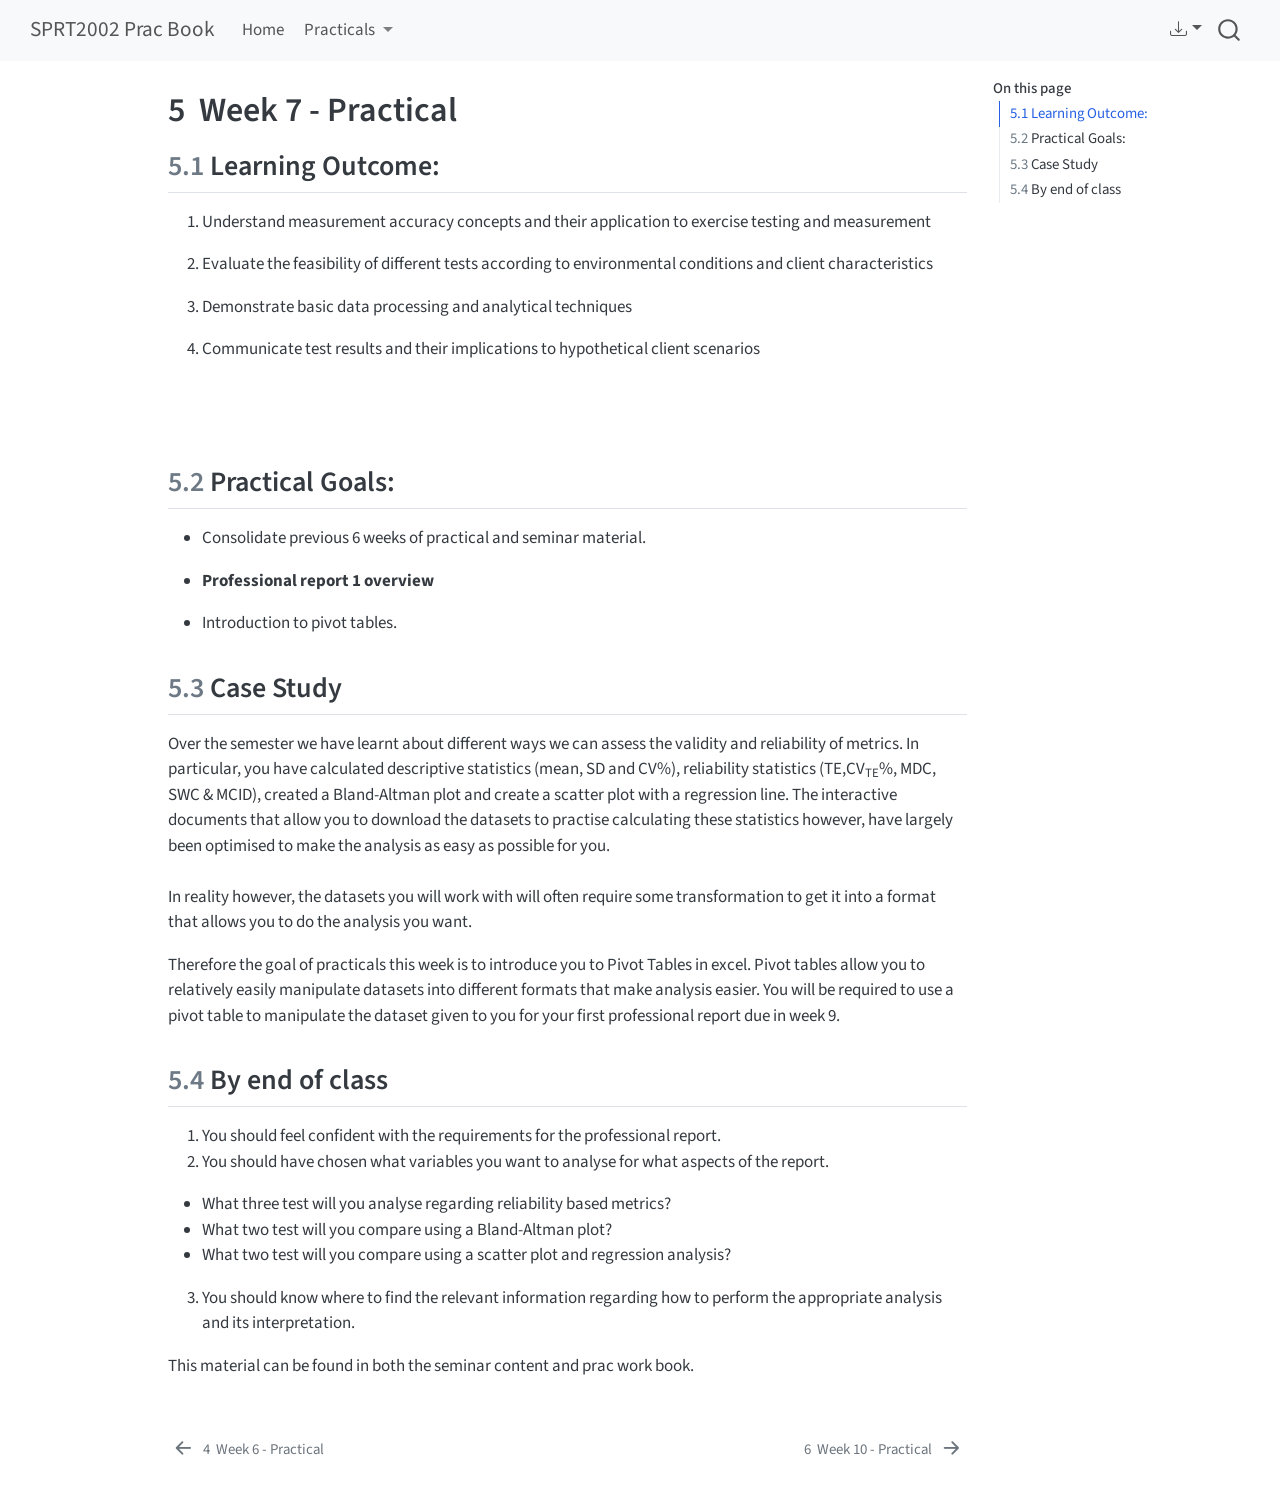
<file: Practical5.html>
<!DOCTYPE html>
<html xmlns="http://www.w3.org/1999/xhtml" lang="en" xml:lang="en"><head>

<meta charset="utf-8">
<meta name="generator" content="quarto-1.7.32">

<meta name="viewport" content="width=device-width, initial-scale=1.0, user-scalable=yes">


<title>5&nbsp; Week 7 - Practical – SPRT2002 Prac Book</title>
<style>
code{white-space: pre-wrap;}
span.smallcaps{font-variant: small-caps;}
div.columns{display: flex; gap: min(4vw, 1.5em);}
div.column{flex: auto; overflow-x: auto;}
div.hanging-indent{margin-left: 1.5em; text-indent: -1.5em;}
ul.task-list{list-style: none;}
ul.task-list li input[type="checkbox"] {
  width: 0.8em;
  margin: 0 0.8em 0.2em -1em; /* quarto-specific, see https://github.com/quarto-dev/quarto-cli/issues/4556 */ 
  vertical-align: middle;
}
</style>


<script src="site_libs/quarto-nav/quarto-nav.js"></script>
<script src="site_libs/quarto-nav/headroom.min.js"></script>
<script src="site_libs/clipboard/clipboard.min.js"></script>
<script src="site_libs/quarto-search/autocomplete.umd.js"></script>
<script src="site_libs/quarto-search/fuse.min.js"></script>
<script src="site_libs/quarto-search/quarto-search.js"></script>
<meta name="quarto:offset" content="./">
<link href="./Practical6.html" rel="next">
<link href="./Practical4.html" rel="prev">
<script src="site_libs/quarto-html/quarto.js" type="module"></script>
<script src="site_libs/quarto-html/tabsets/tabsets.js" type="module"></script>
<script src="site_libs/quarto-html/popper.min.js"></script>
<script src="site_libs/quarto-html/tippy.umd.min.js"></script>
<script src="site_libs/quarto-html/anchor.min.js"></script>
<link href="site_libs/quarto-html/tippy.css" rel="stylesheet">
<link href="site_libs/quarto-html/quarto-syntax-highlighting-37eea08aefeeee20ff55810ff984fec1.css" rel="stylesheet" id="quarto-text-highlighting-styles">
<script src="site_libs/bootstrap/bootstrap.min.js"></script>
<link href="site_libs/bootstrap/bootstrap-icons.css" rel="stylesheet">
<link href="site_libs/bootstrap/bootstrap-364982630eef5352dd1537128a8ed5cb.min.css" rel="stylesheet" append-hash="true" id="quarto-bootstrap" data-mode="light">
<script id="quarto-search-options" type="application/json">{
  "location": "navbar",
  "copy-button": false,
  "collapse-after": 3,
  "panel-placement": "end",
  "type": "overlay",
  "limit": 50,
  "keyboard-shortcut": [
    "f",
    "/",
    "s"
  ],
  "show-item-context": false,
  "language": {
    "search-no-results-text": "No results",
    "search-matching-documents-text": "matching documents",
    "search-copy-link-title": "Copy link to search",
    "search-hide-matches-text": "Hide additional matches",
    "search-more-match-text": "more match in this document",
    "search-more-matches-text": "more matches in this document",
    "search-clear-button-title": "Clear",
    "search-text-placeholder": "",
    "search-detached-cancel-button-title": "Cancel",
    "search-submit-button-title": "Submit",
    "search-label": "Search"
  }
}</script>


<link rel="stylesheet" href="include/webex.css">
<link rel="stylesheet" href="custom.css">
</head>

<body class="nav-fixed quarto-light">

<div id="quarto-search-results"></div>
  <header id="quarto-header" class="headroom fixed-top">
    <nav class="navbar navbar-expand-lg " data-bs-theme="dark">
      <div class="navbar-container container-fluid">
      <div class="navbar-brand-container mx-auto">
    <a class="navbar-brand" href="./index.html">
    <span class="navbar-title">SPRT2002 Prac Book</span>
    </a>
  </div>
            <div id="quarto-search" class="" title="Search"></div>
          <button class="navbar-toggler" type="button" data-bs-toggle="collapse" data-bs-target="#navbarCollapse" aria-controls="navbarCollapse" role="menu" aria-expanded="false" aria-label="Toggle navigation" onclick="if (window.quartoToggleHeadroom) { window.quartoToggleHeadroom(); }">
  <span class="navbar-toggler-icon"></span>
</button>
          <div class="collapse navbar-collapse" id="navbarCollapse">
            <ul class="navbar-nav navbar-nav-scroll me-auto">
  <li class="nav-item">
    <a class="nav-link" href="./index.html"> 
<span class="menu-text">Home</span></a>
  </li>  
  <li class="nav-item dropdown ">
    <a class="nav-link dropdown-toggle" href="#" id="nav-menu-practicals" role="link" data-bs-toggle="dropdown" aria-expanded="false">
 <span class="menu-text">Practicals</span>
    </a>
    <ul class="dropdown-menu" aria-labelledby="nav-menu-practicals">    
        <li>
    <a class="dropdown-item" href="./Practical1.html">
 <span class="dropdown-text">Practical 1</span></a>
  </li>  
        <li>
    <a class="dropdown-item" href="./Practical2.html">
 <span class="dropdown-text">Practical 2</span></a>
  </li>  
        <li>
    <a class="dropdown-item" href="./Practical3.html">
 <span class="dropdown-text">Practical 3</span></a>
  </li>  
        <li>
    <a class="dropdown-item" href="./Practical4.html">
 <span class="dropdown-text">Practical 4</span></a>
  </li>  
        <li>
    <a class="dropdown-item" href="./Practical5.html">
 <span class="dropdown-text">Practical 5</span></a>
  </li>  
        <li>
    <a class="dropdown-item" href="./Practical6.html">
 <span class="dropdown-text">Practical 6</span></a>
  </li>  
        <li>
    <a class="dropdown-item" href="./Practical7.html">
 <span class="dropdown-text">Practical 7</span></a>
  </li>  
        <li>
    <a class="dropdown-item" href="./Practical8.html">
 <span class="dropdown-text">Practical 8</span></a>
  </li>  
        <li>
    <a class="dropdown-item" href="./Practical9.html">
 <span class="dropdown-text">Exam prep</span></a>
  </li>  
    </ul>
  </li>
</ul>
          </div> <!-- /navcollapse -->
            <div class="quarto-navbar-tools">
    <div class="dropdown">
      <a href="" title="Download" id="quarto-navigation-tool-dropdown-0" class="quarto-navigation-tool dropdown-toggle px-1" data-bs-toggle="dropdown" aria-expanded="false" role="link" aria-label="Download"><i class="bi bi-download"></i></a>
      <ul class="dropdown-menu" aria-labelledby="quarto-navigation-tool-dropdown-0">
          <li>
            <a class="dropdown-item quarto-navbar-tools-item" href="./SPRT2002-Prac-Book.pdf">
              <i class="bi bi-file-pdf pe-1"></i>
            Download PDF
            </a>
          </li>
          <li>
            <a class="dropdown-item quarto-navbar-tools-item" href="./SPRT2002-Prac-Book.epub">
              <i class="bi bi-journal pe-1"></i>
            Download ePub
            </a>
          </li>
      </ul>
    </div>
</div>
      </div> <!-- /container-fluid -->
    </nav>
</header>
<!-- content -->
<div id="quarto-content" class="quarto-container page-columns page-rows-contents page-layout-article page-navbar">
<!-- sidebar -->
<!-- margin-sidebar -->
    <div id="quarto-margin-sidebar" class="sidebar margin-sidebar">
        <nav id="TOC" role="doc-toc" class="toc-active">
    <h2 id="toc-title">On this page</h2>
   
  <ul>
  <li><a href="#learning-outcome" id="toc-learning-outcome" class="nav-link active" data-scroll-target="#learning-outcome"><span class="header-section-number">5.1</span> Learning Outcome:</a></li>
  <li><a href="#practical-goals" id="toc-practical-goals" class="nav-link" data-scroll-target="#practical-goals"><span class="header-section-number">5.2</span> Practical Goals:</a></li>
  <li><a href="#case-study" id="toc-case-study" class="nav-link" data-scroll-target="#case-study"><span class="header-section-number">5.3</span> Case Study</a></li>
  <li><a href="#by-end-of-class" id="toc-by-end-of-class" class="nav-link" data-scroll-target="#by-end-of-class"><span class="header-section-number">5.4</span> By end of class</a></li>
  </ul>
</nav>
    </div>
<!-- main -->
<main class="content" id="quarto-document-content">

<header id="title-block-header" class="quarto-title-block default">
<div class="quarto-title">
<h1 class="title"><span class="chapter-number">5</span>&nbsp; <span class="chapter-title">Week 7 - Practical</span></h1>
</div>



<div class="quarto-title-meta">

    
  
    
  </div>
  


</header>


<section id="learning-outcome" class="level2" data-number="5.1">
<h2 data-number="5.1" class="anchored" data-anchor-id="learning-outcome"><span class="header-section-number">5.1</span> Learning Outcome:</h2>
<ol type="1">
<li><p>Understand measurement accuracy concepts and their application to exercise testing and measurement</p></li>
<li><p>Evaluate the feasibility of different tests according to environmental conditions and client characteristics</p></li>
<li><p>Demonstrate basic data processing and analytical techniques</p></li>
<li><p>Communicate test results and their implications to hypothetical client scenarios</p></li>
</ol>
<p><br><br>
</p>
</section>
<section id="practical-goals" class="level2" data-number="5.2">
<h2 data-number="5.2" class="anchored" data-anchor-id="practical-goals"><span class="header-section-number">5.2</span> Practical Goals:</h2>
<ul>
<li><p>Consolidate previous 6 weeks of practical and seminar material.</p></li>
<li><p><strong>Professional report 1 overview</strong></p></li>
<li><p>Introduction to pivot tables.</p></li>
</ul>
</section>
<section id="case-study" class="level2" data-number="5.3">
<h2 data-number="5.3" class="anchored" data-anchor-id="case-study"><span class="header-section-number">5.3</span> Case Study</h2>
<p>Over the semester we have learnt about different ways we can assess the validity and reliability of metrics. In particular, you have calculated descriptive statistics (mean, SD and CV%), reliability statistics (TE,CV<sub>TE</sub>%, MDC, SWC &amp; MCID), created a Bland-Altman plot and create a scatter plot with a regression line. The interactive documents that allow you to download the datasets to practise calculating these statistics however, have largely been optimised to make the analysis as easy as possible for you.<br>
<br>
In reality however, the datasets you will work with will often require some transformation to get it into a format that allows you to do the analysis you want.</p>
<p>Therefore the goal of practicals this week is to introduce you to Pivot Tables in excel. Pivot tables allow you to relatively easily manipulate datasets into different formats that make analysis easier. You will be required to use a pivot table to manipulate the dataset given to you for your first professional report due in week 9.</p>
</section>
<section id="by-end-of-class" class="level2" data-number="5.4">
<h2 data-number="5.4" class="anchored" data-anchor-id="by-end-of-class"><span class="header-section-number">5.4</span> By end of class</h2>
<ol type="1">
<li>You should feel confident with the requirements for the professional report.</li>
<li>You should have chosen what variables you want to analyse for what aspects of the report.</li>
</ol>
<ul>
<li>What three test will you analyse regarding reliability based metrics?</li>
<li>What two test will you compare using a Bland-Altman plot?</li>
<li>What two test will you compare using a scatter plot and regression analysis?</li>
</ul>
<ol start="3" type="1">
<li>You should know where to find the relevant information regarding how to perform the appropriate analysis and its interpretation.</li>
</ol>
<p>This material can be found in both the seminar content and prac work book.</p>


</section>

</main> <!-- /main -->
<script src="https://ajax.googleapis.com/ajax/libs/jquery/3.6.1/jquery.min.js"></script>

<script>

/* update total correct if #webex-total_correct exists */
update_total_correct = function() {
  console.log("webex: update total_correct");

  var t = document.getElementsByClassName("webex-total_correct");
  for (var i = 0; i < t.length; i++) {
    p = t[i].parentElement;
    var correct = p.getElementsByClassName("webex-correct").length;
    var solvemes = p.getElementsByClassName("webex-solveme").length;
    var radiogroups = p.getElementsByClassName("webex-radiogroup").length;
    var selects = p.getElementsByClassName("webex-select").length;

    t[i].innerHTML = correct + " of " + (solvemes + radiogroups + selects) + " correct";
  }
}

/* webex-solution button toggling function */
b_func = function() {
  console.log("webex: toggle hide");

  var cl = this.parentElement.classList;
  if (cl.contains('open')) {
    cl.remove("open");
  } else {
    cl.add("open");
  }
}

/* check answers */
check_func = function() {
  console.log("webex: check answers");

  var cl = this.parentElement.classList;
  if (cl.contains('unchecked')) {
    cl.remove("unchecked");
    this.innerHTML = "Hide Answers";
  } else {
    cl.add("unchecked");
    this.innerHTML = "Show Answers";
  }
}

/* function for checking solveme answers */
solveme_func = function(e) {
  console.log("webex: check solveme");

  var real_answers = JSON.parse(this.dataset.answer);
  var my_answer = this.value;
  var cl = this.classList;
  if (cl.contains("ignorecase")) {
    my_answer = my_answer.toLowerCase();
  }
  if (cl.contains("nospaces")) {
    my_answer = my_answer.replace(/ /g, "")
  }

  if (my_answer == "") {
    cl.remove("webex-correct");
    cl.remove("webex-incorrect");
  } else if (real_answers.includes(my_answer)) {
    cl.add("webex-correct");
    cl.remove("webex-incorrect");
  } else {
    cl.add("webex-incorrect");
    cl.remove("webex-correct");
  }

  // match numeric answers within a specified tolerance
  if(this.dataset.tol > 0){
    var tol = JSON.parse(this.dataset.tol);
    var matches = real_answers.map(x => Math.abs(x - my_answer) < tol)
    if (matches.reduce((a, b) => a + b, 0) > 0) {
      cl.add("webex-correct");
    } else {
      cl.remove("webex-correct");
    }
  }

  // added regex bit
  if (cl.contains("regex")){
    answer_regex = RegExp(real_answers.join("|"))
    if (answer_regex.test(my_answer)) {
      cl.add("webex-correct");
    }
  }

  update_total_correct();
}

/* function for checking select answers */
select_func = function(e) {
  console.log("webex: check select");

  var cl = this.classList

  /* add style */
  cl.remove("webex-incorrect");
  cl.remove("webex-correct");
  if (this.value == "answer") {
    cl.add("webex-correct");
  } else if (this.value != "blank") {
    cl.add("webex-incorrect");
  }

  update_total_correct();
}

/* function for checking radiogroups answers */
radiogroups_func = function(e) {
  console.log("webex: check radiogroups");

  var checked_button = document.querySelector('input[name=' + this.id + ']:checked');
  var cl = checked_button.parentElement.classList;
  var labels = checked_button.parentElement.parentElement.children;

  /* get rid of styles */
  for (i = 0; i < labels.length; i++) {
    labels[i].classList.remove("webex-incorrect");
    labels[i].classList.remove("webex-correct");
  }

  /* add style */
  if (checked_button.value == "answer") {
    cl.add("webex-correct");
  } else {
    cl.add("webex-incorrect");
  }

  update_total_correct();
}

window.onload = function() {
  console.log("webex onload");
  /* set up solution buttons */
  var buttons = document.getElementsByTagName("button");

  for (var i = 0; i < buttons.length; i++) {
    if (buttons[i].parentElement.classList.contains('webex-solution')) {
      buttons[i].onclick = b_func;
    }
  }

  var check_sections = document.getElementsByClassName("webex-check");
  console.log("check:", check_sections.length);
  for (var i = 0; i < check_sections.length; i++) {
    check_sections[i].classList.add("unchecked");

    let btn = document.createElement("button");
    btn.innerHTML = "Show Answers";
    btn.classList.add("webex-check-button");
    btn.onclick = check_func;
    check_sections[i].appendChild(btn);

    let spn = document.createElement("span");
    spn.classList.add("webex-total_correct");
    check_sections[i].appendChild(spn);
  }

  /* set up webex-solveme inputs */
  var solveme = document.getElementsByClassName("webex-solveme");

  for (var i = 0; i < solveme.length; i++) {
    /* make sure input boxes don't auto-anything */
    solveme[i].setAttribute("autocomplete","off");
    solveme[i].setAttribute("autocorrect", "off");
    solveme[i].setAttribute("autocapitalize", "off");
    solveme[i].setAttribute("spellcheck", "false");
    solveme[i].value = "";

    /* adjust answer for ignorecase or nospaces */
    var cl = solveme[i].classList;
    var real_answer = solveme[i].dataset.answer;
    if (cl.contains("ignorecase")) {
      real_answer = real_answer.toLowerCase();
    }
    if (cl.contains("nospaces")) {
      real_answer = real_answer.replace(/ /g, "");
    }
    solveme[i].dataset.answer = real_answer;

    /* attach checking function */
    solveme[i].onkeyup = solveme_func;
    solveme[i].onchange = solveme_func;

    $(solveme[i]).after(" <span class='webex-icon'></span>");
  }

  /* set up radiogroups */
  var radiogroups = document.getElementsByClassName("webex-radiogroup");
  for (var i = 0; i < radiogroups.length; i++) {
    radiogroups[i].onchange = radiogroups_func;
  }

  /* set up selects */
  var selects = document.getElementsByClassName("webex-select");
  for (var i = 0; i < selects.length; i++) {
    selects[i].onchange = select_func;
    $(selects[i]).after(" <span class='webex-icon'></span>");
  }

  update_total_correct();
}

</script>
<script id="quarto-html-after-body" type="application/javascript">
  window.document.addEventListener("DOMContentLoaded", function (event) {
    const icon = "";
    const anchorJS = new window.AnchorJS();
    anchorJS.options = {
      placement: 'right',
      icon: icon
    };
    anchorJS.add('.anchored');
    const isCodeAnnotation = (el) => {
      for (const clz of el.classList) {
        if (clz.startsWith('code-annotation-')) {                     
          return true;
        }
      }
      return false;
    }
    const onCopySuccess = function(e) {
      // button target
      const button = e.trigger;
      // don't keep focus
      button.blur();
      // flash "checked"
      button.classList.add('code-copy-button-checked');
      var currentTitle = button.getAttribute("title");
      button.setAttribute("title", "Copied!");
      let tooltip;
      if (window.bootstrap) {
        button.setAttribute("data-bs-toggle", "tooltip");
        button.setAttribute("data-bs-placement", "left");
        button.setAttribute("data-bs-title", "Copied!");
        tooltip = new bootstrap.Tooltip(button, 
          { trigger: "manual", 
            customClass: "code-copy-button-tooltip",
            offset: [0, -8]});
        tooltip.show();    
      }
      setTimeout(function() {
        if (tooltip) {
          tooltip.hide();
          button.removeAttribute("data-bs-title");
          button.removeAttribute("data-bs-toggle");
          button.removeAttribute("data-bs-placement");
        }
        button.setAttribute("title", currentTitle);
        button.classList.remove('code-copy-button-checked');
      }, 1000);
      // clear code selection
      e.clearSelection();
    }
    const getTextToCopy = function(trigger) {
        const codeEl = trigger.previousElementSibling.cloneNode(true);
        for (const childEl of codeEl.children) {
          if (isCodeAnnotation(childEl)) {
            childEl.remove();
          }
        }
        return codeEl.innerText;
    }
    const clipboard = new window.ClipboardJS('.code-copy-button:not([data-in-quarto-modal])', {
      text: getTextToCopy
    });
    clipboard.on('success', onCopySuccess);
    if (window.document.getElementById('quarto-embedded-source-code-modal')) {
      const clipboardModal = new window.ClipboardJS('.code-copy-button[data-in-quarto-modal]', {
        text: getTextToCopy,
        container: window.document.getElementById('quarto-embedded-source-code-modal')
      });
      clipboardModal.on('success', onCopySuccess);
    }
      var localhostRegex = new RegExp(/^(?:http|https):\/\/localhost\:?[0-9]*\//);
      var mailtoRegex = new RegExp(/^mailto:/);
        var filterRegex = new RegExp('/' + window.location.host + '/');
      var isInternal = (href) => {
          return filterRegex.test(href) || localhostRegex.test(href) || mailtoRegex.test(href);
      }
      // Inspect non-navigation links and adorn them if external
     var links = window.document.querySelectorAll('a[href]:not(.nav-link):not(.navbar-brand):not(.toc-action):not(.sidebar-link):not(.sidebar-item-toggle):not(.pagination-link):not(.no-external):not([aria-hidden]):not(.dropdown-item):not(.quarto-navigation-tool):not(.about-link)');
      for (var i=0; i<links.length; i++) {
        const link = links[i];
        if (!isInternal(link.href)) {
          // undo the damage that might have been done by quarto-nav.js in the case of
          // links that we want to consider external
          if (link.dataset.originalHref !== undefined) {
            link.href = link.dataset.originalHref;
          }
        }
      }
    function tippyHover(el, contentFn, onTriggerFn, onUntriggerFn) {
      const config = {
        allowHTML: true,
        maxWidth: 500,
        delay: 100,
        arrow: false,
        appendTo: function(el) {
            return el.parentElement;
        },
        interactive: true,
        interactiveBorder: 10,
        theme: 'quarto',
        placement: 'bottom-start',
      };
      if (contentFn) {
        config.content = contentFn;
      }
      if (onTriggerFn) {
        config.onTrigger = onTriggerFn;
      }
      if (onUntriggerFn) {
        config.onUntrigger = onUntriggerFn;
      }
      window.tippy(el, config); 
    }
    const noterefs = window.document.querySelectorAll('a[role="doc-noteref"]');
    for (var i=0; i<noterefs.length; i++) {
      const ref = noterefs[i];
      tippyHover(ref, function() {
        // use id or data attribute instead here
        let href = ref.getAttribute('data-footnote-href') || ref.getAttribute('href');
        try { href = new URL(href).hash; } catch {}
        const id = href.replace(/^#\/?/, "");
        const note = window.document.getElementById(id);
        if (note) {
          return note.innerHTML;
        } else {
          return "";
        }
      });
    }
    const xrefs = window.document.querySelectorAll('a.quarto-xref');
    const processXRef = (id, note) => {
      // Strip column container classes
      const stripColumnClz = (el) => {
        el.classList.remove("page-full", "page-columns");
        if (el.children) {
          for (const child of el.children) {
            stripColumnClz(child);
          }
        }
      }
      stripColumnClz(note)
      if (id === null || id.startsWith('sec-')) {
        // Special case sections, only their first couple elements
        const container = document.createElement("div");
        if (note.children && note.children.length > 2) {
          container.appendChild(note.children[0].cloneNode(true));
          for (let i = 1; i < note.children.length; i++) {
            const child = note.children[i];
            if (child.tagName === "P" && child.innerText === "") {
              continue;
            } else {
              container.appendChild(child.cloneNode(true));
              break;
            }
          }
          if (window.Quarto?.typesetMath) {
            window.Quarto.typesetMath(container);
          }
          return container.innerHTML
        } else {
          if (window.Quarto?.typesetMath) {
            window.Quarto.typesetMath(note);
          }
          return note.innerHTML;
        }
      } else {
        // Remove any anchor links if they are present
        const anchorLink = note.querySelector('a.anchorjs-link');
        if (anchorLink) {
          anchorLink.remove();
        }
        if (window.Quarto?.typesetMath) {
          window.Quarto.typesetMath(note);
        }
        if (note.classList.contains("callout")) {
          return note.outerHTML;
        } else {
          return note.innerHTML;
        }
      }
    }
    for (var i=0; i<xrefs.length; i++) {
      const xref = xrefs[i];
      tippyHover(xref, undefined, function(instance) {
        instance.disable();
        let url = xref.getAttribute('href');
        let hash = undefined; 
        if (url.startsWith('#')) {
          hash = url;
        } else {
          try { hash = new URL(url).hash; } catch {}
        }
        if (hash) {
          const id = hash.replace(/^#\/?/, "");
          const note = window.document.getElementById(id);
          if (note !== null) {
            try {
              const html = processXRef(id, note.cloneNode(true));
              instance.setContent(html);
            } finally {
              instance.enable();
              instance.show();
            }
          } else {
            // See if we can fetch this
            fetch(url.split('#')[0])
            .then(res => res.text())
            .then(html => {
              const parser = new DOMParser();
              const htmlDoc = parser.parseFromString(html, "text/html");
              const note = htmlDoc.getElementById(id);
              if (note !== null) {
                const html = processXRef(id, note);
                instance.setContent(html);
              } 
            }).finally(() => {
              instance.enable();
              instance.show();
            });
          }
        } else {
          // See if we can fetch a full url (with no hash to target)
          // This is a special case and we should probably do some content thinning / targeting
          fetch(url)
          .then(res => res.text())
          .then(html => {
            const parser = new DOMParser();
            const htmlDoc = parser.parseFromString(html, "text/html");
            const note = htmlDoc.querySelector('main.content');
            if (note !== null) {
              // This should only happen for chapter cross references
              // (since there is no id in the URL)
              // remove the first header
              if (note.children.length > 0 && note.children[0].tagName === "HEADER") {
                note.children[0].remove();
              }
              const html = processXRef(null, note);
              instance.setContent(html);
            } 
          }).finally(() => {
            instance.enable();
            instance.show();
          });
        }
      }, function(instance) {
      });
    }
        let selectedAnnoteEl;
        const selectorForAnnotation = ( cell, annotation) => {
          let cellAttr = 'data-code-cell="' + cell + '"';
          let lineAttr = 'data-code-annotation="' +  annotation + '"';
          const selector = 'span[' + cellAttr + '][' + lineAttr + ']';
          return selector;
        }
        const selectCodeLines = (annoteEl) => {
          const doc = window.document;
          const targetCell = annoteEl.getAttribute("data-target-cell");
          const targetAnnotation = annoteEl.getAttribute("data-target-annotation");
          const annoteSpan = window.document.querySelector(selectorForAnnotation(targetCell, targetAnnotation));
          const lines = annoteSpan.getAttribute("data-code-lines").split(",");
          const lineIds = lines.map((line) => {
            return targetCell + "-" + line;
          })
          let top = null;
          let height = null;
          let parent = null;
          if (lineIds.length > 0) {
              //compute the position of the single el (top and bottom and make a div)
              const el = window.document.getElementById(lineIds[0]);
              top = el.offsetTop;
              height = el.offsetHeight;
              parent = el.parentElement.parentElement;
            if (lineIds.length > 1) {
              const lastEl = window.document.getElementById(lineIds[lineIds.length - 1]);
              const bottom = lastEl.offsetTop + lastEl.offsetHeight;
              height = bottom - top;
            }
            if (top !== null && height !== null && parent !== null) {
              // cook up a div (if necessary) and position it 
              let div = window.document.getElementById("code-annotation-line-highlight");
              if (div === null) {
                div = window.document.createElement("div");
                div.setAttribute("id", "code-annotation-line-highlight");
                div.style.position = 'absolute';
                parent.appendChild(div);
              }
              div.style.top = top - 2 + "px";
              div.style.height = height + 4 + "px";
              div.style.left = 0;
              let gutterDiv = window.document.getElementById("code-annotation-line-highlight-gutter");
              if (gutterDiv === null) {
                gutterDiv = window.document.createElement("div");
                gutterDiv.setAttribute("id", "code-annotation-line-highlight-gutter");
                gutterDiv.style.position = 'absolute';
                const codeCell = window.document.getElementById(targetCell);
                const gutter = codeCell.querySelector('.code-annotation-gutter');
                gutter.appendChild(gutterDiv);
              }
              gutterDiv.style.top = top - 2 + "px";
              gutterDiv.style.height = height + 4 + "px";
            }
            selectedAnnoteEl = annoteEl;
          }
        };
        const unselectCodeLines = () => {
          const elementsIds = ["code-annotation-line-highlight", "code-annotation-line-highlight-gutter"];
          elementsIds.forEach((elId) => {
            const div = window.document.getElementById(elId);
            if (div) {
              div.remove();
            }
          });
          selectedAnnoteEl = undefined;
        };
          // Handle positioning of the toggle
      window.addEventListener(
        "resize",
        throttle(() => {
          elRect = undefined;
          if (selectedAnnoteEl) {
            selectCodeLines(selectedAnnoteEl);
          }
        }, 10)
      );
      function throttle(fn, ms) {
      let throttle = false;
      let timer;
        return (...args) => {
          if(!throttle) { // first call gets through
              fn.apply(this, args);
              throttle = true;
          } else { // all the others get throttled
              if(timer) clearTimeout(timer); // cancel #2
              timer = setTimeout(() => {
                fn.apply(this, args);
                timer = throttle = false;
              }, ms);
          }
        };
      }
        // Attach click handler to the DT
        const annoteDls = window.document.querySelectorAll('dt[data-target-cell]');
        for (const annoteDlNode of annoteDls) {
          annoteDlNode.addEventListener('click', (event) => {
            const clickedEl = event.target;
            if (clickedEl !== selectedAnnoteEl) {
              unselectCodeLines();
              const activeEl = window.document.querySelector('dt[data-target-cell].code-annotation-active');
              if (activeEl) {
                activeEl.classList.remove('code-annotation-active');
              }
              selectCodeLines(clickedEl);
              clickedEl.classList.add('code-annotation-active');
            } else {
              // Unselect the line
              unselectCodeLines();
              clickedEl.classList.remove('code-annotation-active');
            }
          });
        }
    const findCites = (el) => {
      const parentEl = el.parentElement;
      if (parentEl) {
        const cites = parentEl.dataset.cites;
        if (cites) {
          return {
            el,
            cites: cites.split(' ')
          };
        } else {
          return findCites(el.parentElement)
        }
      } else {
        return undefined;
      }
    };
    var bibliorefs = window.document.querySelectorAll('a[role="doc-biblioref"]');
    for (var i=0; i<bibliorefs.length; i++) {
      const ref = bibliorefs[i];
      const citeInfo = findCites(ref);
      if (citeInfo) {
        tippyHover(citeInfo.el, function() {
          var popup = window.document.createElement('div');
          citeInfo.cites.forEach(function(cite) {
            var citeDiv = window.document.createElement('div');
            citeDiv.classList.add('hanging-indent');
            citeDiv.classList.add('csl-entry');
            var biblioDiv = window.document.getElementById('ref-' + cite);
            if (biblioDiv) {
              citeDiv.innerHTML = biblioDiv.innerHTML;
            }
            popup.appendChild(citeDiv);
          });
          return popup.innerHTML;
        });
      }
    }
  });
  </script>
<nav class="page-navigation">
  <div class="nav-page nav-page-previous">
      <a href="./Practical4.html" class="pagination-link" aria-label="Week 6 - Practical">
        <i class="bi bi-arrow-left-short"></i> <span class="nav-page-text"><span class="chapter-number">4</span>&nbsp; <span class="chapter-title">Week 6 - Practical</span></span>
      </a>          
  </div>
  <div class="nav-page nav-page-next">
      <a href="./Practical6.html" class="pagination-link" aria-label="Week 10 - Practical">
        <span class="nav-page-text"><span class="chapter-number">6</span>&nbsp; <span class="chapter-title">Week 10 - Practical</span></span> <i class="bi bi-arrow-right-short"></i>
      </a>
  </div>
</nav>
</div> <!-- /content -->




</body></html>
</file>
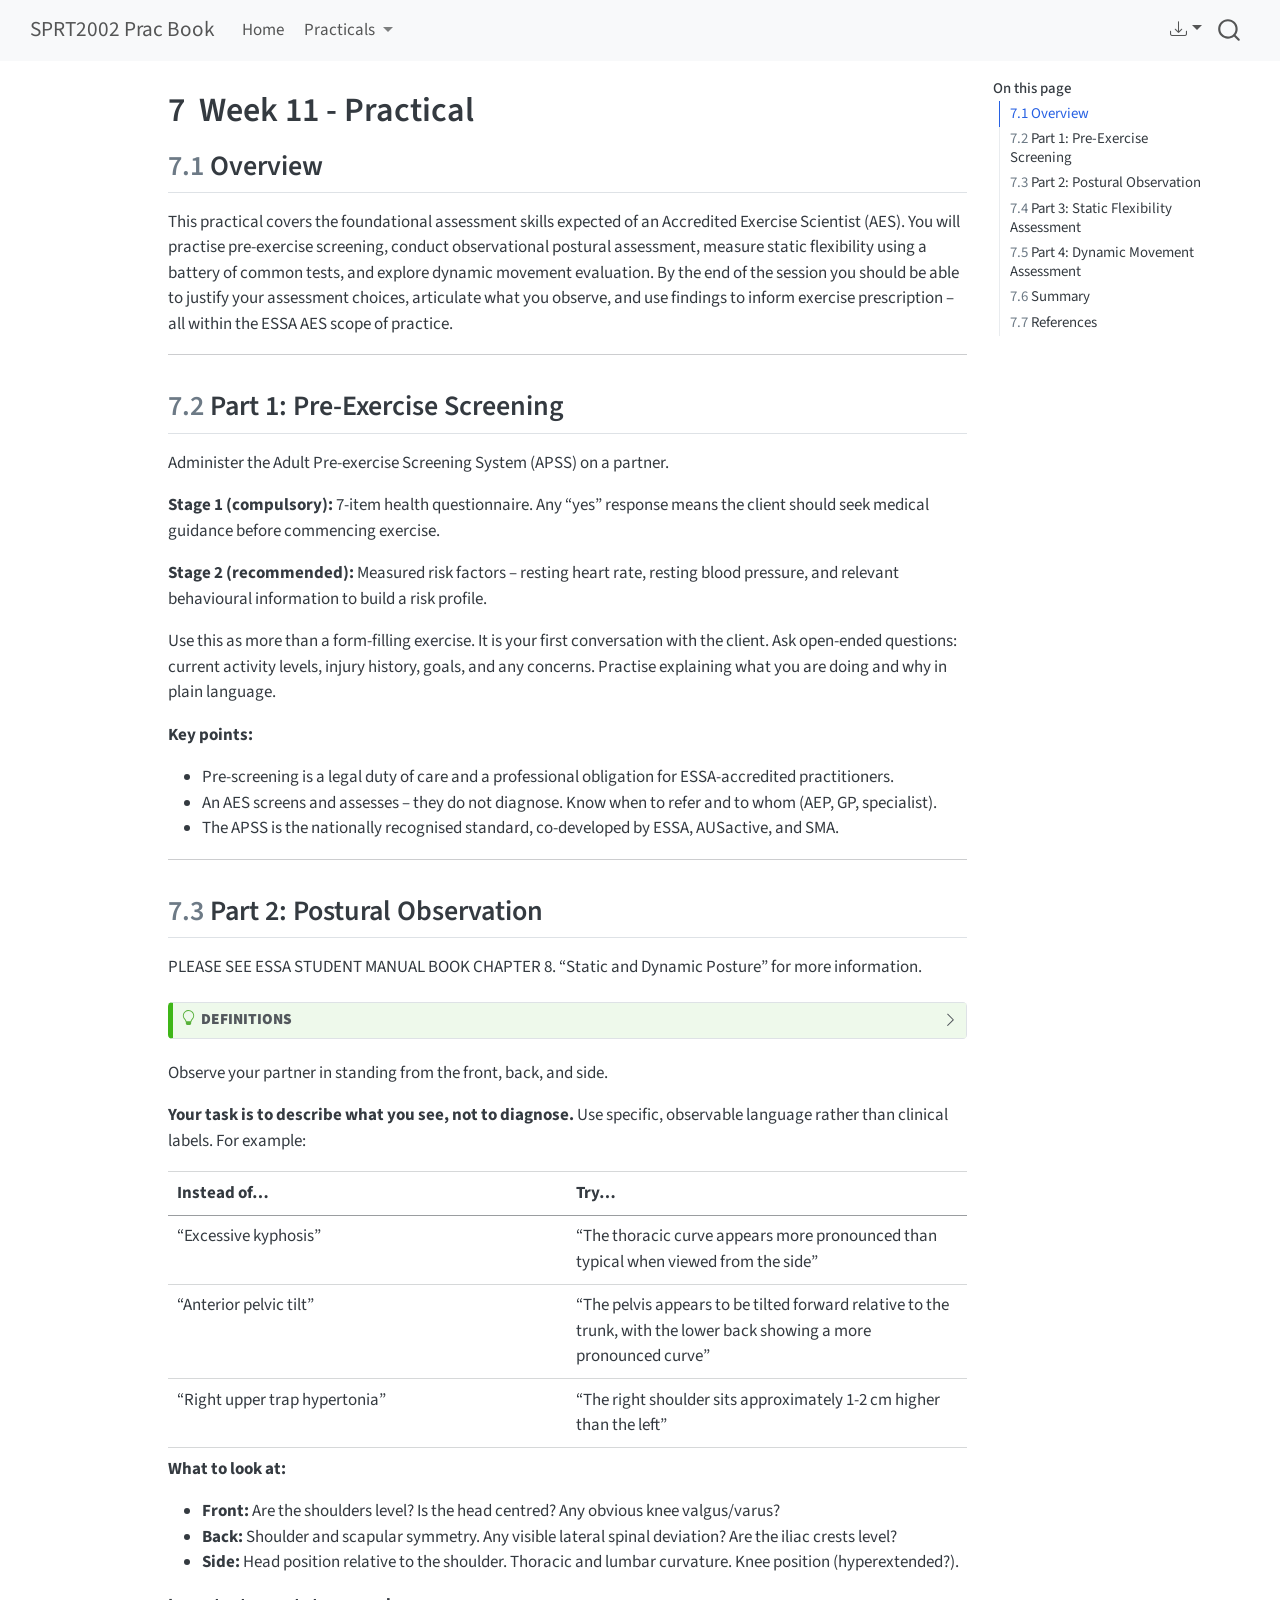
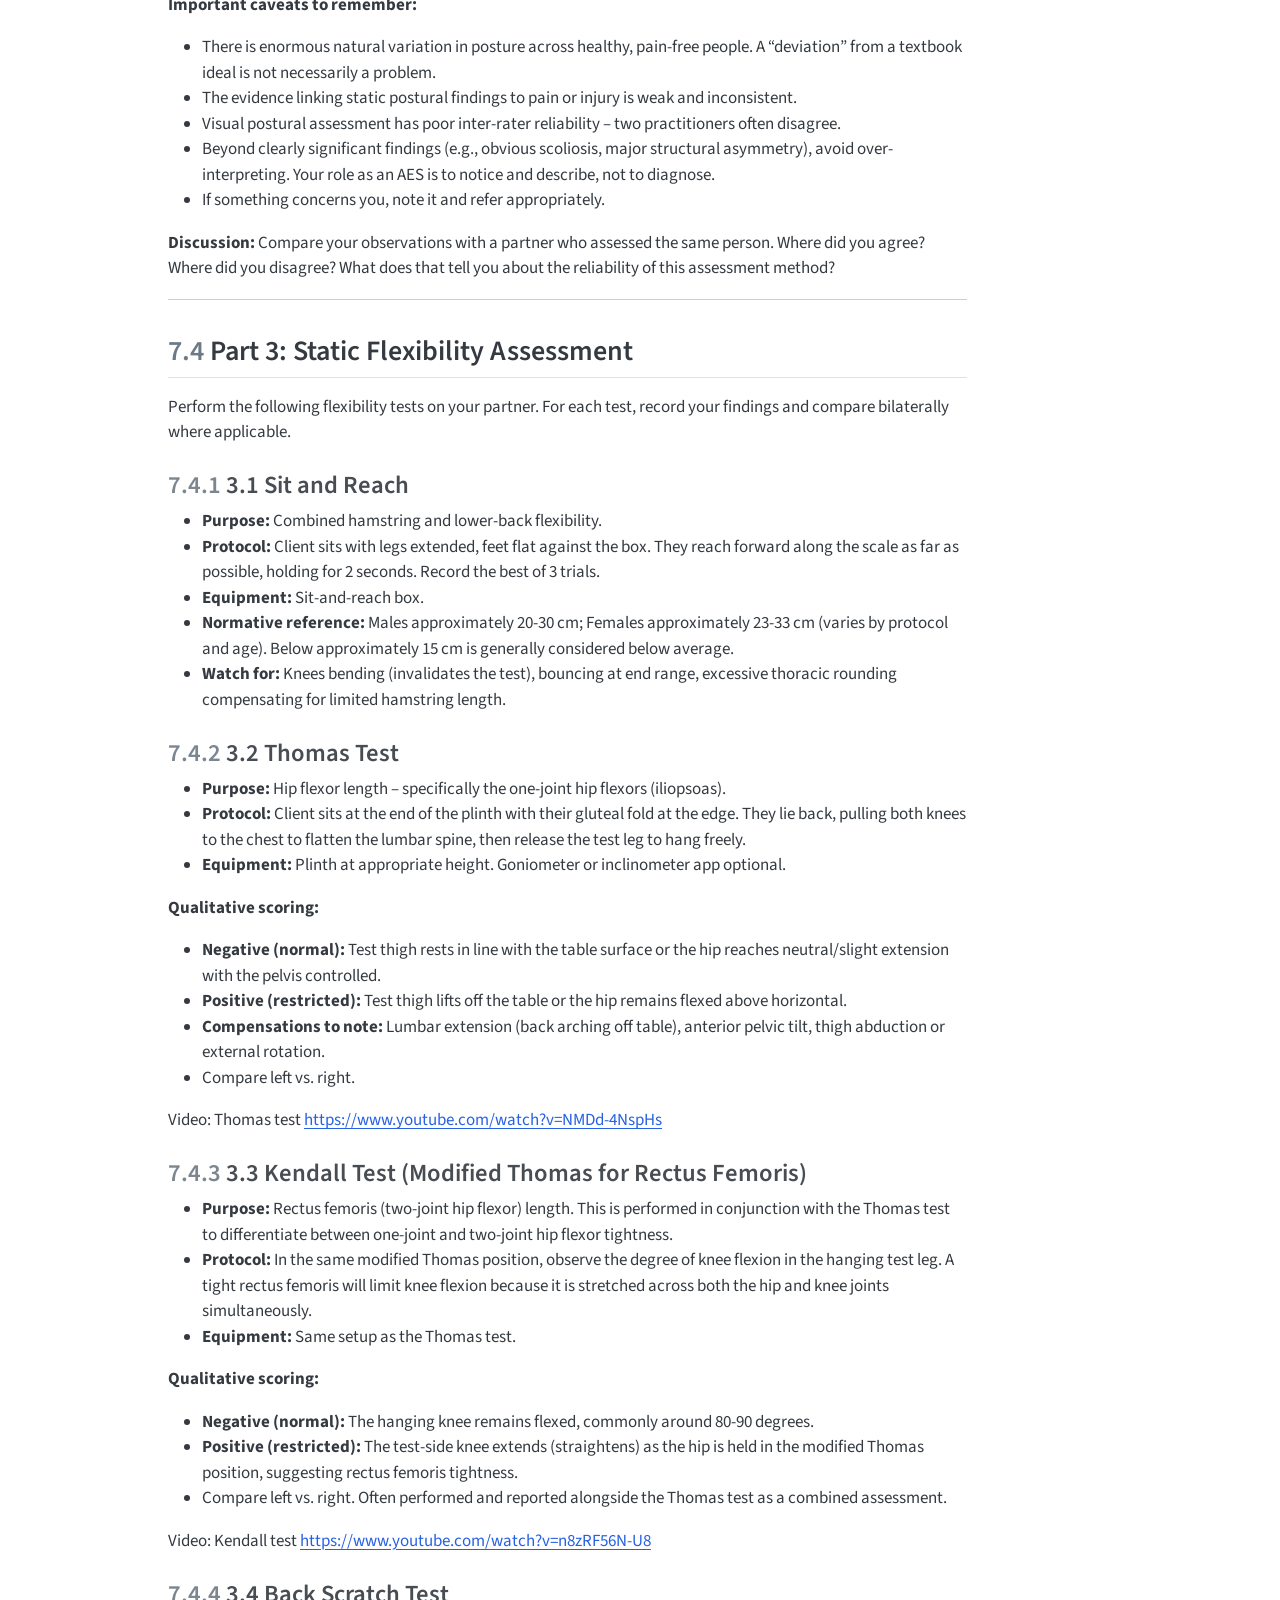
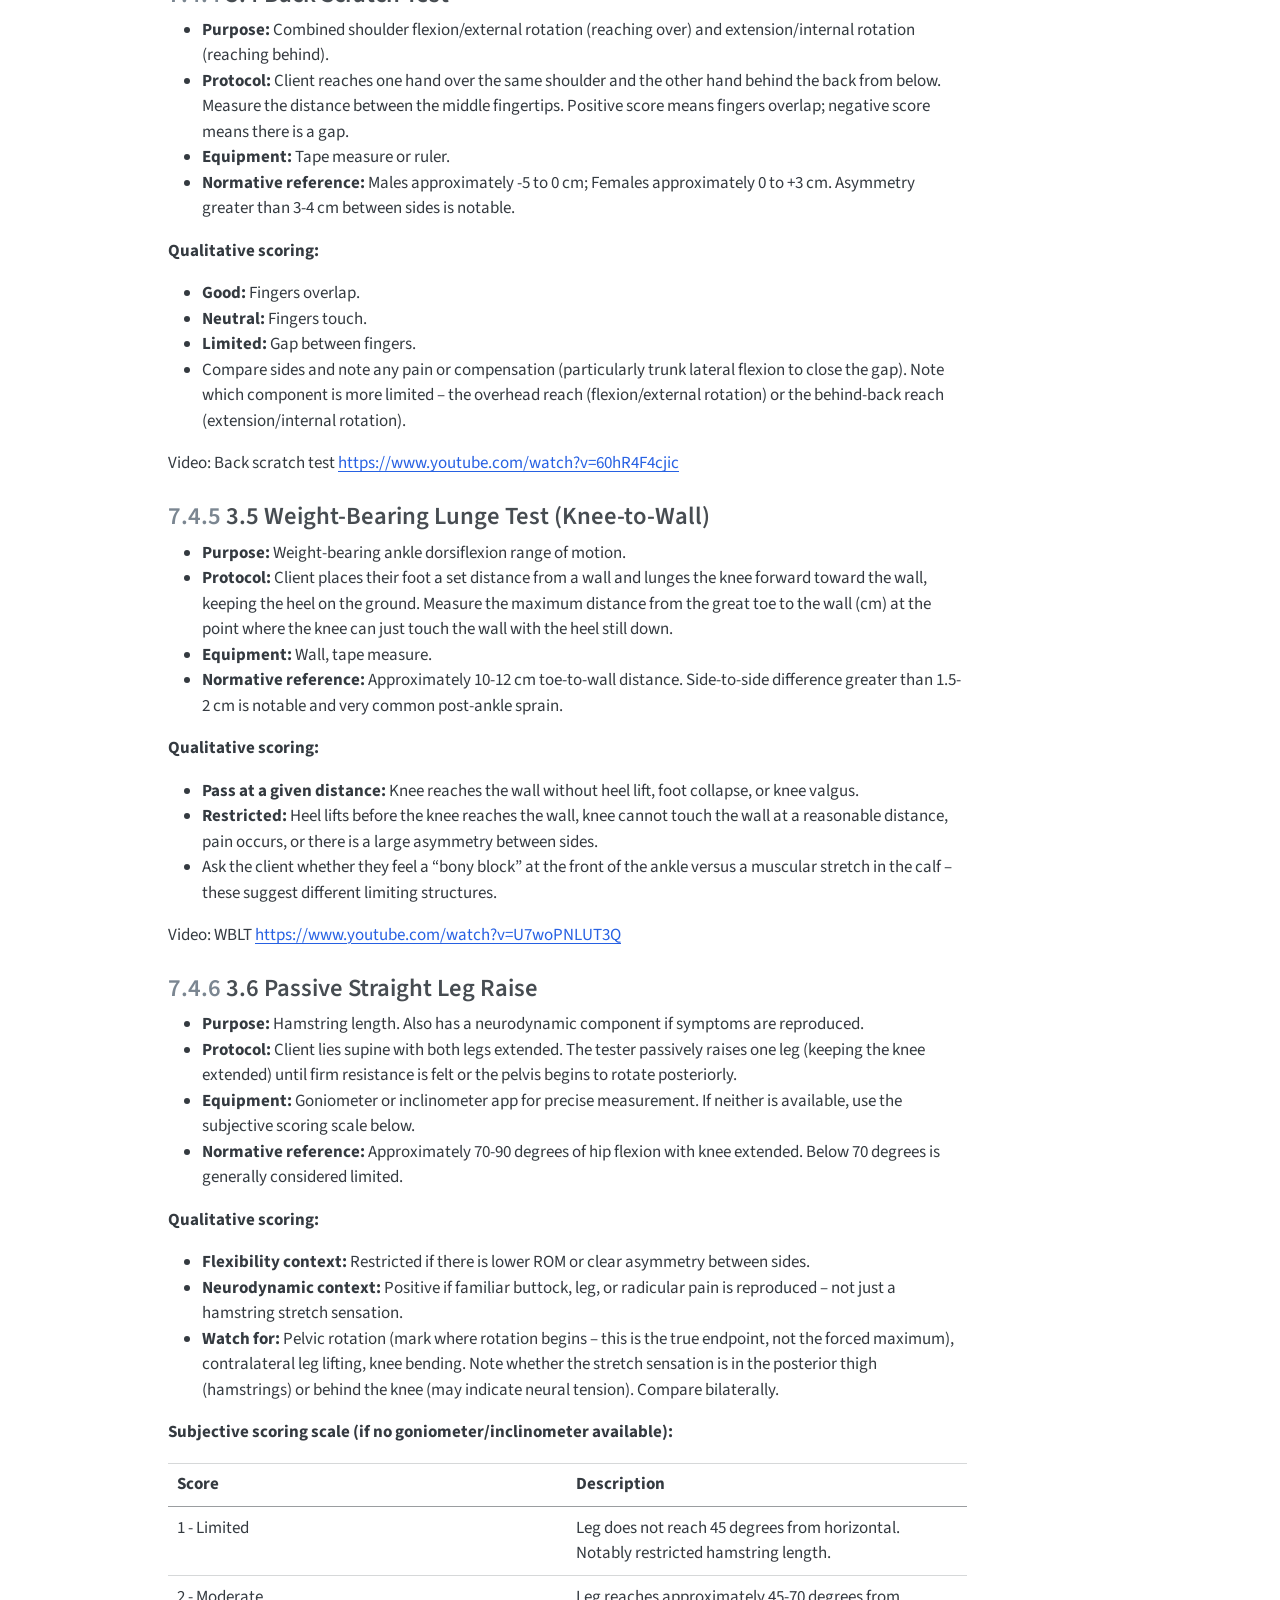
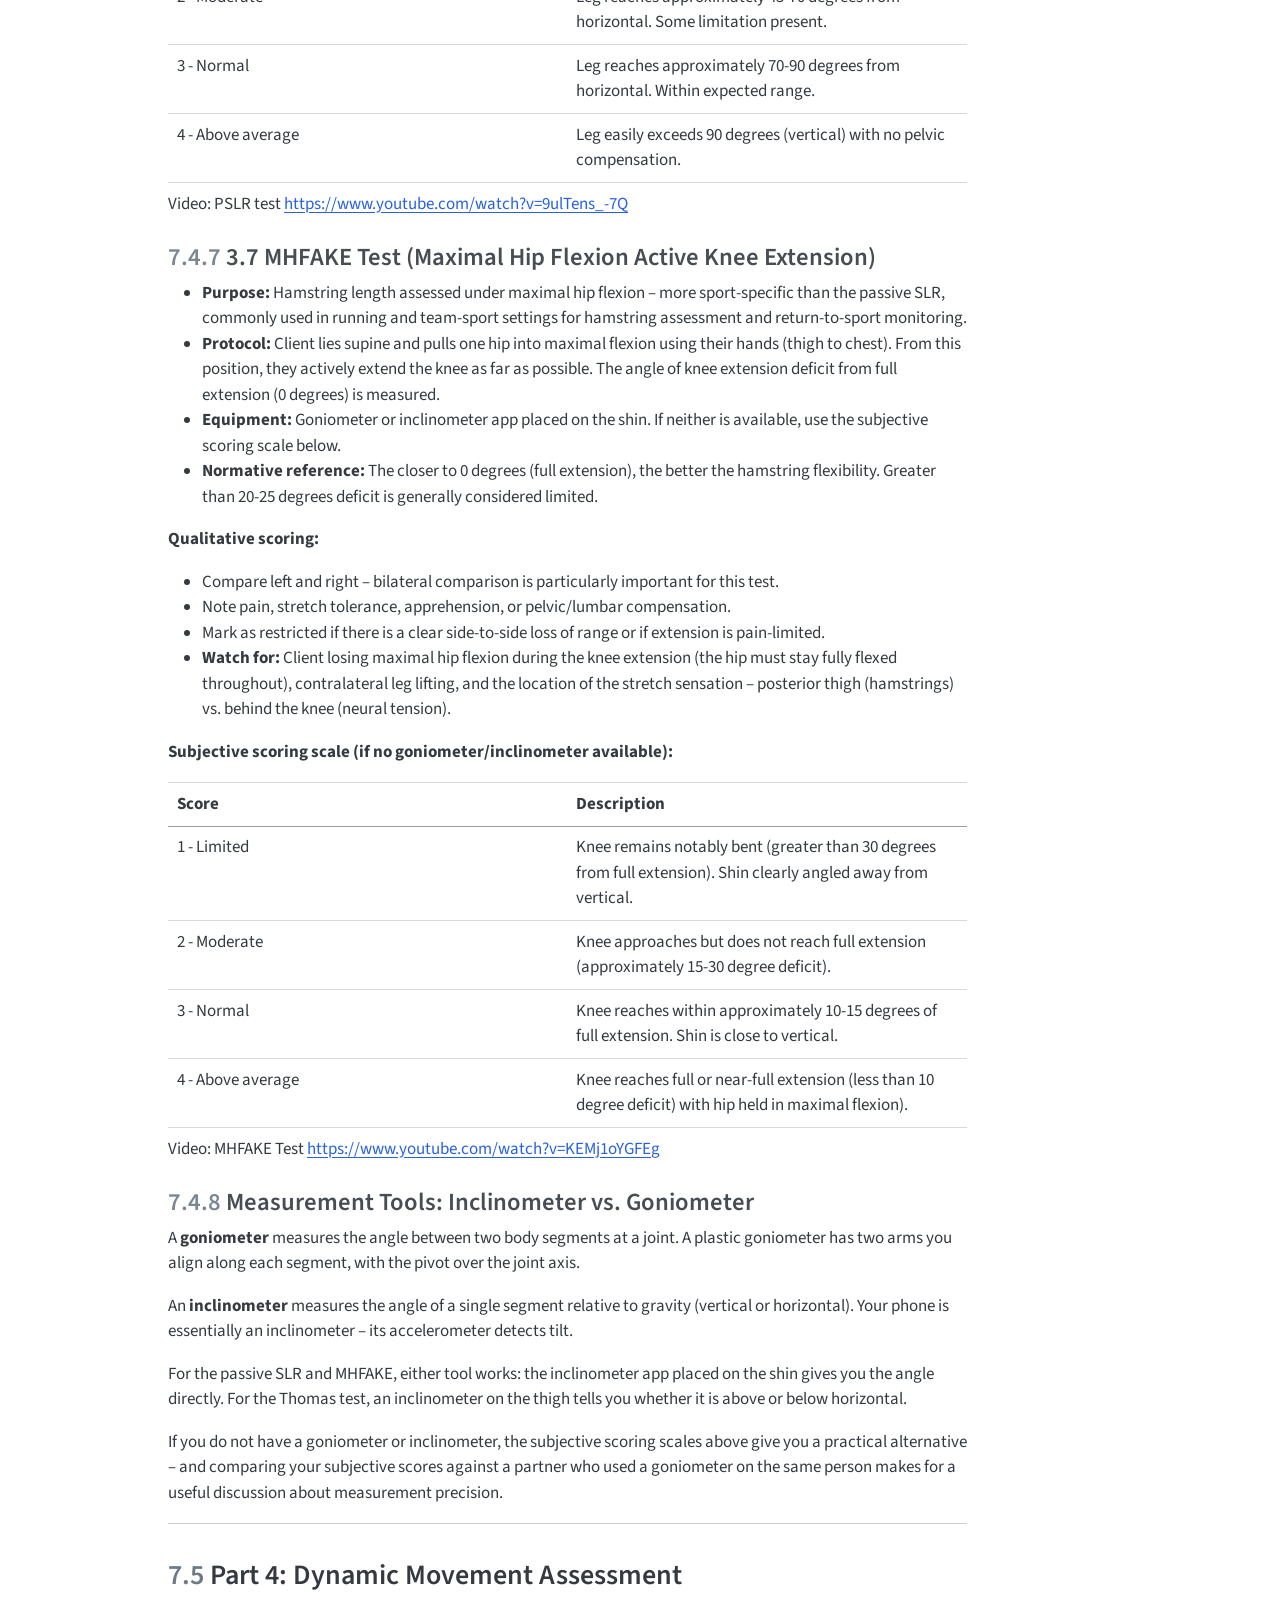
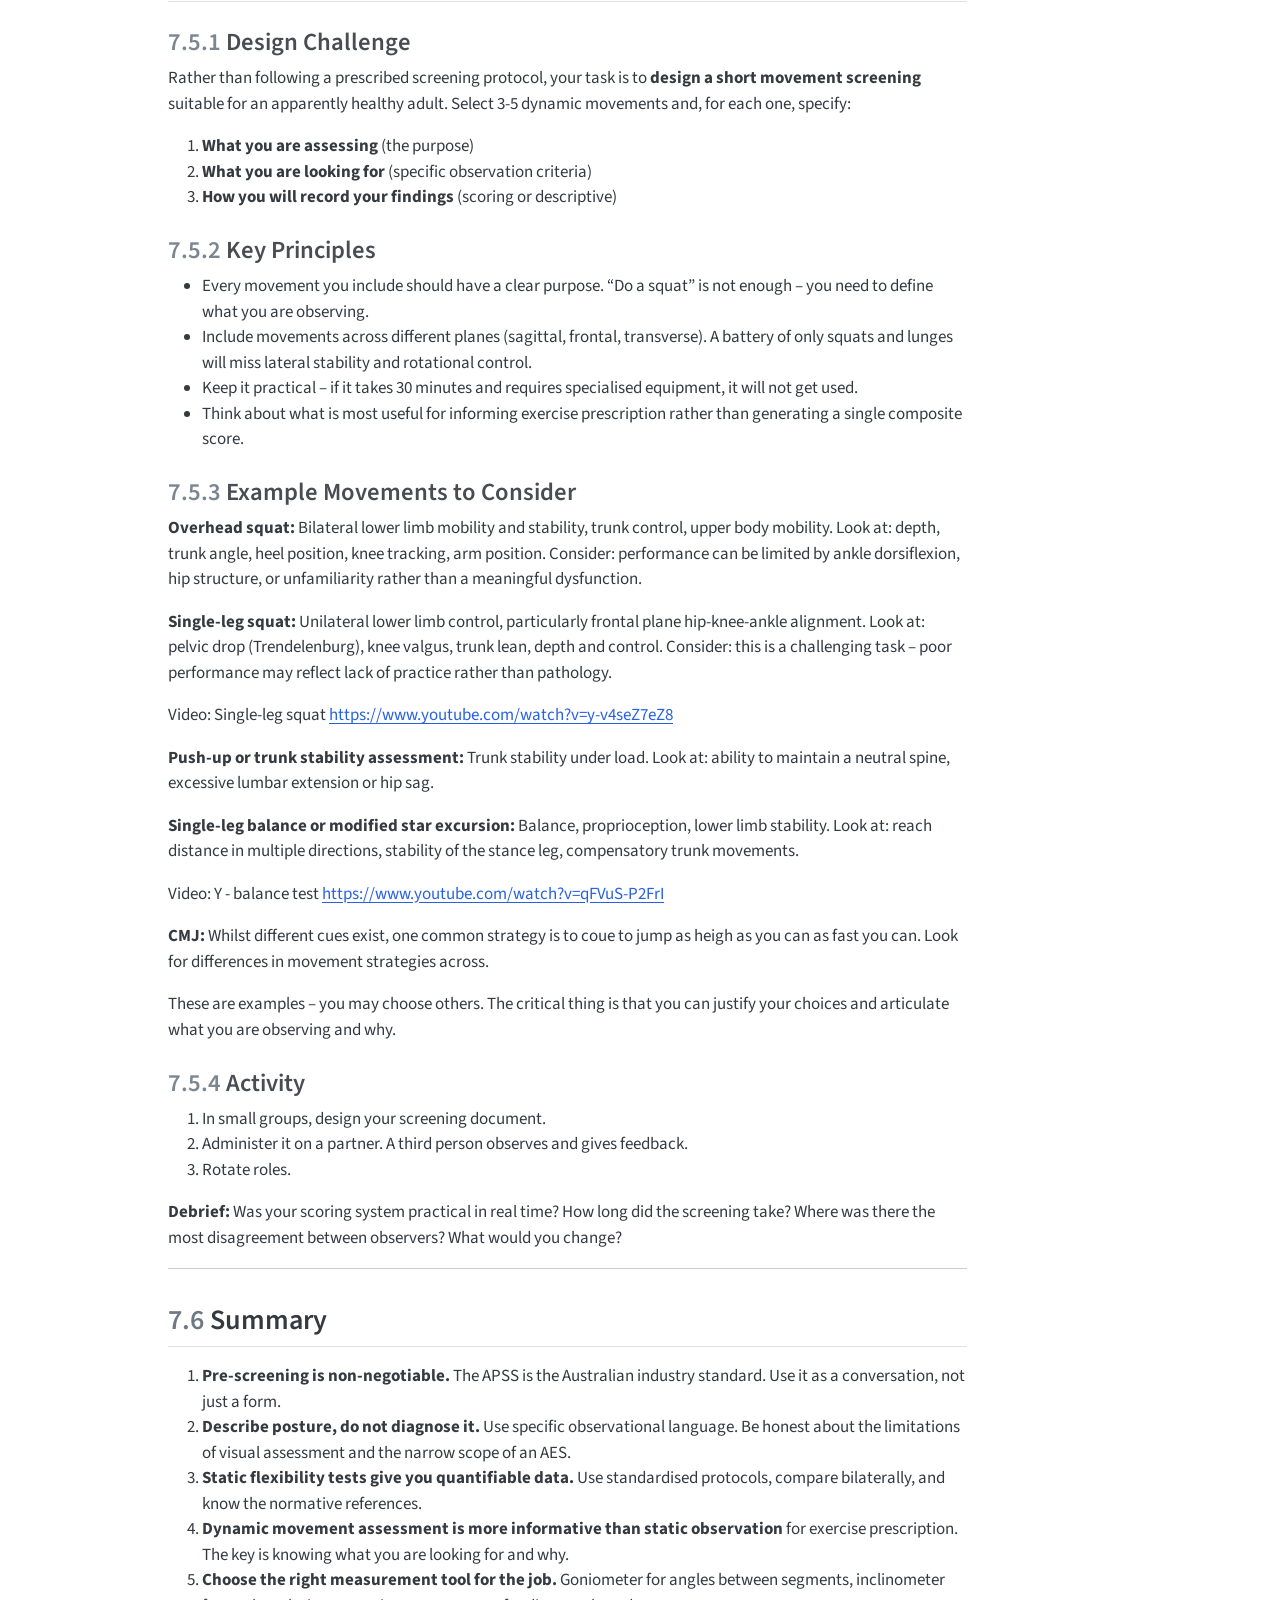
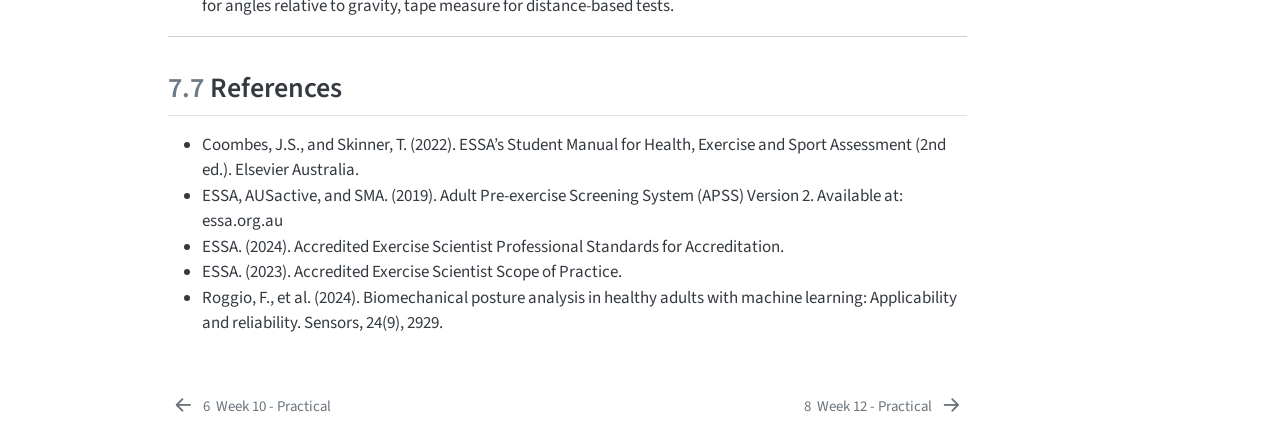
<file: Practical7.html>
<!DOCTYPE html>
<html xmlns="http://www.w3.org/1999/xhtml" lang="en" xml:lang="en"><head>

<meta charset="utf-8">
<meta name="generator" content="quarto-1.7.32">

<meta name="viewport" content="width=device-width, initial-scale=1.0, user-scalable=yes">


<title>7&nbsp; Week 11 - Practical – SPRT2002 Prac Book</title>
<style>
code{white-space: pre-wrap;}
span.smallcaps{font-variant: small-caps;}
div.columns{display: flex; gap: min(4vw, 1.5em);}
div.column{flex: auto; overflow-x: auto;}
div.hanging-indent{margin-left: 1.5em; text-indent: -1.5em;}
ul.task-list{list-style: none;}
ul.task-list li input[type="checkbox"] {
  width: 0.8em;
  margin: 0 0.8em 0.2em -1em; /* quarto-specific, see https://github.com/quarto-dev/quarto-cli/issues/4556 */ 
  vertical-align: middle;
}
</style>


<script src="site_libs/quarto-nav/quarto-nav.js"></script>
<script src="site_libs/quarto-nav/headroom.min.js"></script>
<script src="site_libs/clipboard/clipboard.min.js"></script>
<script src="site_libs/quarto-search/autocomplete.umd.js"></script>
<script src="site_libs/quarto-search/fuse.min.js"></script>
<script src="site_libs/quarto-search/quarto-search.js"></script>
<meta name="quarto:offset" content="./">
<link href="./Practical8.html" rel="next">
<link href="./Practical6.html" rel="prev">
<script src="site_libs/quarto-html/quarto.js" type="module"></script>
<script src="site_libs/quarto-html/tabsets/tabsets.js" type="module"></script>
<script src="site_libs/quarto-html/popper.min.js"></script>
<script src="site_libs/quarto-html/tippy.umd.min.js"></script>
<script src="site_libs/quarto-html/anchor.min.js"></script>
<link href="site_libs/quarto-html/tippy.css" rel="stylesheet">
<link href="site_libs/quarto-html/quarto-syntax-highlighting-37eea08aefeeee20ff55810ff984fec1.css" rel="stylesheet" id="quarto-text-highlighting-styles">
<script src="site_libs/bootstrap/bootstrap.min.js"></script>
<link href="site_libs/bootstrap/bootstrap-icons.css" rel="stylesheet">
<link href="site_libs/bootstrap/bootstrap-364982630eef5352dd1537128a8ed5cb.min.css" rel="stylesheet" append-hash="true" id="quarto-bootstrap" data-mode="light">
<script id="quarto-search-options" type="application/json">{
  "location": "navbar",
  "copy-button": false,
  "collapse-after": 3,
  "panel-placement": "end",
  "type": "overlay",
  "limit": 50,
  "keyboard-shortcut": [
    "f",
    "/",
    "s"
  ],
  "show-item-context": false,
  "language": {
    "search-no-results-text": "No results",
    "search-matching-documents-text": "matching documents",
    "search-copy-link-title": "Copy link to search",
    "search-hide-matches-text": "Hide additional matches",
    "search-more-match-text": "more match in this document",
    "search-more-matches-text": "more matches in this document",
    "search-clear-button-title": "Clear",
    "search-text-placeholder": "",
    "search-detached-cancel-button-title": "Cancel",
    "search-submit-button-title": "Submit",
    "search-label": "Search"
  }
}</script>


<link rel="stylesheet" href="include/webex.css">
<link rel="stylesheet" href="custom.css">
</head>

<body class="nav-fixed quarto-light">

<div id="quarto-search-results"></div>
  <header id="quarto-header" class="headroom fixed-top">
    <nav class="navbar navbar-expand-lg " data-bs-theme="dark">
      <div class="navbar-container container-fluid">
      <div class="navbar-brand-container mx-auto">
    <a class="navbar-brand" href="./index.html">
    <span class="navbar-title">SPRT2002 Prac Book</span>
    </a>
  </div>
            <div id="quarto-search" class="" title="Search"></div>
          <button class="navbar-toggler" type="button" data-bs-toggle="collapse" data-bs-target="#navbarCollapse" aria-controls="navbarCollapse" role="menu" aria-expanded="false" aria-label="Toggle navigation" onclick="if (window.quartoToggleHeadroom) { window.quartoToggleHeadroom(); }">
  <span class="navbar-toggler-icon"></span>
</button>
          <div class="collapse navbar-collapse" id="navbarCollapse">
            <ul class="navbar-nav navbar-nav-scroll me-auto">
  <li class="nav-item">
    <a class="nav-link" href="./index.html"> 
<span class="menu-text">Home</span></a>
  </li>  
  <li class="nav-item dropdown ">
    <a class="nav-link dropdown-toggle" href="#" id="nav-menu-practicals" role="link" data-bs-toggle="dropdown" aria-expanded="false">
 <span class="menu-text">Practicals</span>
    </a>
    <ul class="dropdown-menu" aria-labelledby="nav-menu-practicals">    
        <li>
    <a class="dropdown-item" href="./Practical1.html">
 <span class="dropdown-text">Practical 1</span></a>
  </li>  
        <li>
    <a class="dropdown-item" href="./Practical2.html">
 <span class="dropdown-text">Practical 2</span></a>
  </li>  
        <li>
    <a class="dropdown-item" href="./Practical3.html">
 <span class="dropdown-text">Practical 3</span></a>
  </li>  
        <li>
    <a class="dropdown-item" href="./Practical4.html">
 <span class="dropdown-text">Practical 4</span></a>
  </li>  
        <li>
    <a class="dropdown-item" href="./Practical5.html">
 <span class="dropdown-text">Practical 5</span></a>
  </li>  
        <li>
    <a class="dropdown-item" href="./Practical6.html">
 <span class="dropdown-text">Practical 6</span></a>
  </li>  
        <li>
    <a class="dropdown-item" href="./Practical7.html">
 <span class="dropdown-text">Practical 7</span></a>
  </li>  
        <li>
    <a class="dropdown-item" href="./Practical8.html">
 <span class="dropdown-text">Practical 8</span></a>
  </li>  
        <li>
    <a class="dropdown-item" href="./Practical9.html">
 <span class="dropdown-text">Exam prep</span></a>
  </li>  
    </ul>
  </li>
</ul>
          </div> <!-- /navcollapse -->
            <div class="quarto-navbar-tools">
    <div class="dropdown">
      <a href="" title="Download" id="quarto-navigation-tool-dropdown-0" class="quarto-navigation-tool dropdown-toggle px-1" data-bs-toggle="dropdown" aria-expanded="false" role="link" aria-label="Download"><i class="bi bi-download"></i></a>
      <ul class="dropdown-menu" aria-labelledby="quarto-navigation-tool-dropdown-0">
          <li>
            <a class="dropdown-item quarto-navbar-tools-item" href="./SPRT2002-Prac-Book.pdf">
              <i class="bi bi-file-pdf pe-1"></i>
            Download PDF
            </a>
          </li>
          <li>
            <a class="dropdown-item quarto-navbar-tools-item" href="./SPRT2002-Prac-Book.epub">
              <i class="bi bi-journal pe-1"></i>
            Download ePub
            </a>
          </li>
      </ul>
    </div>
</div>
      </div> <!-- /container-fluid -->
    </nav>
</header>
<!-- content -->
<div id="quarto-content" class="quarto-container page-columns page-rows-contents page-layout-article page-navbar">
<!-- sidebar -->
<!-- margin-sidebar -->
    <div id="quarto-margin-sidebar" class="sidebar margin-sidebar">
        <nav id="TOC" role="doc-toc" class="toc-active">
    <h2 id="toc-title">On this page</h2>
   
  <ul>
  <li><a href="#overview" id="toc-overview" class="nav-link active" data-scroll-target="#overview"><span class="header-section-number">7.1</span> Overview</a></li>
  <li><a href="#part-1-pre-exercise-screening" id="toc-part-1-pre-exercise-screening" class="nav-link" data-scroll-target="#part-1-pre-exercise-screening"><span class="header-section-number">7.2</span> Part 1: Pre-Exercise Screening</a></li>
  <li><a href="#part-2-postural-observation" id="toc-part-2-postural-observation" class="nav-link" data-scroll-target="#part-2-postural-observation"><span class="header-section-number">7.3</span> Part 2: Postural Observation</a></li>
  <li><a href="#part-3-static-flexibility-assessment" id="toc-part-3-static-flexibility-assessment" class="nav-link" data-scroll-target="#part-3-static-flexibility-assessment"><span class="header-section-number">7.4</span> Part 3: Static Flexibility Assessment</a>
  <ul class="collapse">
  <li><a href="#sit-and-reach" id="toc-sit-and-reach" class="nav-link" data-scroll-target="#sit-and-reach"><span class="header-section-number">7.4.1</span> 3.1 Sit and Reach</a></li>
  <li><a href="#thomas-test" id="toc-thomas-test" class="nav-link" data-scroll-target="#thomas-test"><span class="header-section-number">7.4.2</span> 3.2 Thomas Test</a></li>
  <li><a href="#kendall-test-modified-thomas-for-rectus-femoris" id="toc-kendall-test-modified-thomas-for-rectus-femoris" class="nav-link" data-scroll-target="#kendall-test-modified-thomas-for-rectus-femoris"><span class="header-section-number">7.4.3</span> 3.3 Kendall Test (Modified Thomas for Rectus Femoris)</a></li>
  <li><a href="#back-scratch-test" id="toc-back-scratch-test" class="nav-link" data-scroll-target="#back-scratch-test"><span class="header-section-number">7.4.4</span> 3.4 Back Scratch Test</a></li>
  <li><a href="#weight-bearing-lunge-test-knee-to-wall" id="toc-weight-bearing-lunge-test-knee-to-wall" class="nav-link" data-scroll-target="#weight-bearing-lunge-test-knee-to-wall"><span class="header-section-number">7.4.5</span> 3.5 Weight-Bearing Lunge Test (Knee-to-Wall)</a></li>
  <li><a href="#passive-straight-leg-raise" id="toc-passive-straight-leg-raise" class="nav-link" data-scroll-target="#passive-straight-leg-raise"><span class="header-section-number">7.4.6</span> 3.6 Passive Straight Leg Raise</a></li>
  <li><a href="#mhfake-test-maximal-hip-flexion-active-knee-extension" id="toc-mhfake-test-maximal-hip-flexion-active-knee-extension" class="nav-link" data-scroll-target="#mhfake-test-maximal-hip-flexion-active-knee-extension"><span class="header-section-number">7.4.7</span> 3.7 MHFAKE Test (Maximal Hip Flexion Active Knee Extension)</a></li>
  <li><a href="#measurement-tools-inclinometer-vs.-goniometer" id="toc-measurement-tools-inclinometer-vs.-goniometer" class="nav-link" data-scroll-target="#measurement-tools-inclinometer-vs.-goniometer"><span class="header-section-number">7.4.8</span> Measurement Tools: Inclinometer vs.&nbsp;Goniometer</a></li>
  </ul></li>
  <li><a href="#part-4-dynamic-movement-assessment" id="toc-part-4-dynamic-movement-assessment" class="nav-link" data-scroll-target="#part-4-dynamic-movement-assessment"><span class="header-section-number">7.5</span> Part 4: Dynamic Movement Assessment</a>
  <ul class="collapse">
  <li><a href="#design-challenge" id="toc-design-challenge" class="nav-link" data-scroll-target="#design-challenge"><span class="header-section-number">7.5.1</span> Design Challenge</a></li>
  <li><a href="#key-principles" id="toc-key-principles" class="nav-link" data-scroll-target="#key-principles"><span class="header-section-number">7.5.2</span> Key Principles</a></li>
  <li><a href="#example-movements-to-consider" id="toc-example-movements-to-consider" class="nav-link" data-scroll-target="#example-movements-to-consider"><span class="header-section-number">7.5.3</span> Example Movements to Consider</a></li>
  <li><a href="#activity" id="toc-activity" class="nav-link" data-scroll-target="#activity"><span class="header-section-number">7.5.4</span> Activity</a></li>
  </ul></li>
  <li><a href="#summary" id="toc-summary" class="nav-link" data-scroll-target="#summary"><span class="header-section-number">7.6</span> Summary</a></li>
  <li><a href="#references" id="toc-references" class="nav-link" data-scroll-target="#references"><span class="header-section-number">7.7</span> References</a></li>
  </ul>
</nav>
    </div>
<!-- main -->
<main class="content" id="quarto-document-content">

<header id="title-block-header" class="quarto-title-block default">
<div class="quarto-title">
<h1 class="title"><span class="chapter-number">7</span>&nbsp; <span class="chapter-title">Week 11 - Practical</span></h1>
</div>



<div class="quarto-title-meta">

    
  
    
  </div>
  


</header>


<section id="overview" class="level2" data-number="7.1">
<h2 data-number="7.1" class="anchored" data-anchor-id="overview"><span class="header-section-number">7.1</span> Overview</h2>
<p>This practical covers the foundational assessment skills expected of an Accredited Exercise Scientist (AES). You will practise pre-exercise screening, conduct observational postural assessment, measure static flexibility using a battery of common tests, and explore dynamic movement evaluation. By the end of the session you should be able to justify your assessment choices, articulate what you observe, and use findings to inform exercise prescription – all within the ESSA AES scope of practice.</p>
<hr>
</section>
<section id="part-1-pre-exercise-screening" class="level2" data-number="7.2">
<h2 data-number="7.2" class="anchored" data-anchor-id="part-1-pre-exercise-screening"><span class="header-section-number">7.2</span> Part 1: Pre-Exercise Screening</h2>
<p>Administer the Adult Pre-exercise Screening System (APSS) on a partner.</p>
<p><strong>Stage 1 (compulsory):</strong> 7-item health questionnaire. Any “yes” response means the client should seek medical guidance before commencing exercise.</p>
<p><strong>Stage 2 (recommended):</strong> Measured risk factors – resting heart rate, resting blood pressure, and relevant behavioural information to build a risk profile.</p>
<p>Use this as more than a form-filling exercise. It is your first conversation with the client. Ask open-ended questions: current activity levels, injury history, goals, and any concerns. Practise explaining what you are doing and why in plain language.</p>
<p><strong>Key points:</strong></p>
<ul>
<li>Pre-screening is a legal duty of care and a professional obligation for ESSA-accredited practitioners.</li>
<li>An AES screens and assesses – they do not diagnose. Know when to refer and to whom (AEP, GP, specialist).</li>
<li>The APSS is the nationally recognised standard, co-developed by ESSA, AUSactive, and SMA.</li>
</ul>
<hr>
</section>
<section id="part-2-postural-observation" class="level2" data-number="7.3">
<h2 data-number="7.3" class="anchored" data-anchor-id="part-2-postural-observation"><span class="header-section-number">7.3</span> Part 2: Postural Observation</h2>
<p>PLEASE SEE ESSA STUDENT MANUAL BOOK CHAPTER 8. “Static and Dynamic Posture” for more information.</p>
<div class="callout callout-style-default callout-tip callout-titled">
<div class="callout-header d-flex align-content-center" data-bs-toggle="collapse" data-bs-target=".callout-1-contents" aria-controls="callout-1" aria-expanded="false" aria-label="Toggle callout">
<div class="callout-icon-container">
<i class="callout-icon"></i>
</div>
<div class="callout-title-container flex-fill">
<strong>DEFINITIONS</strong>
</div>
<div class="callout-btn-toggle d-inline-block border-0 py-1 ps-1 pe-0 float-end"><i class="callout-toggle"></i></div>
</div>
<div id="callout-1" class="callout-1-contents callout-collapse collapse">
<div class="callout-body-container callout-body">
<ul>
<li><p><strong>Anatomical position:</strong> the erect position of the body with the face directed forwards, the arms at the side of the body, toes and palms of the hands facing forwards. Used as a reference to describe the relationship of body segments to one another.</p></li>
<li><p><strong>Centre of mass:</strong> a hypothetical point around which the force of gravity appears to act and at which the combined mass of the body appears to be concentrated. In humans in the anatomical position, it is approximately anterior to the second sacral vertebra. The location changes with every new position of the body and limbs.</p></li>
<li><p><strong>Base of support (BoS):</strong> refers to the area beneath the person that is in contact with the supporting surface (i.e.&nbsp;in standing it is the feet and any other device in contact with the ground, e.g.&nbsp;crutches or walking sticks). It will vary in different positions (i.e.&nbsp;in sitting it would also include the chair).</p></li>
<li><p><strong>Dynamic posture:</strong> the alignment of the body segments during movement.</p></li>
<li><p><strong>Grid rating frame:</strong> a frame designed to provide visual cues of an individual’s posture to aid in correcting deviations.</p></li>
<li><p><strong>Inclinometer:</strong> a device for measuring the angle of inclination of a body part.</p></li>
<li><p><strong>Plumb line:</strong> a line (e.g.&nbsp;string) with a weight at one end (e.g.&nbsp;plumb bob) that is used to determine verticality.</p></li>
<li><p><strong>Kinaesthetic:</strong> a conscious awareness of body position, muscle movement and mass as felt through nerve endings.</p></li>
<li><p><strong>Kyphosis:</strong> excessive outward curvature of the spine.</p></li>
<li><p><strong>Lordosis:</strong> excessive inward curvature of the spine.</p></li>
<li><p><strong>Anterior pelvic tilt:</strong> the top of the pelvis rotates forward, increasing lumbar lordosis (looks like the pelvis “tipping down” at the front).</p></li>
<li><p><strong>Posterior pelvic tilt:</strong> the top of the pelvis rotates backward, flattening lumbar lordosis (looks like the pelvis “tucking under”).</p></li>
<li><p><strong>Genu recurvatum:</strong> hyperextension of the knee beyond neutral (looks like the knees “pushing backwards”).</p></li>
<li><p><strong>Postural malalignment:</strong> differences in alignment between the left and right sides of the body and/or the front and back of the body.</p></li>
<li><p><strong>Postural sway:</strong> horizontal movement around the centre of gravity.</p></li>
<li><p><strong>Scoliosis:</strong> excessive lateral curvature of the spine.</p></li>
<li><p><strong>Static posture:</strong> the alignment of the body while stationary.</p></li>
<li><p><strong>Valgus:</strong> The part of the limb below the joint moves outward, making the joint look like it’s collapsing inward (knock‑kneed).</p></li>
<li><p><strong>Varus:</strong> The part of the limb below the joint moves inward, making the joint look like it’s bowing outward (bow‑legged).</p></li>
</ul>
</div>
</div>
</div>
<p>Observe your partner in standing from the front, back, and side.</p>
<p><strong>Your task is to describe what you see, not to diagnose.</strong> Use specific, observable language rather than clinical labels. For example:</p>
<table class="caption-top table">
<colgroup>
<col style="width: 50%">
<col style="width: 50%">
</colgroup>
<thead>
<tr class="header">
<th>Instead of…</th>
<th>Try…</th>
</tr>
</thead>
<tbody>
<tr class="odd">
<td>“Excessive kyphosis”</td>
<td>“The thoracic curve appears more pronounced than typical when viewed from the side”</td>
</tr>
<tr class="even">
<td>“Anterior pelvic tilt”</td>
<td>“The pelvis appears to be tilted forward relative to the trunk, with the lower back showing a more pronounced curve”</td>
</tr>
<tr class="odd">
<td>“Right upper trap hypertonia”</td>
<td>“The right shoulder sits approximately 1-2 cm higher than the left”</td>
</tr>
</tbody>
</table>
<p><strong>What to look at:</strong></p>
<ul>
<li><strong>Front:</strong> Are the shoulders level? Is the head centred? Any obvious knee valgus/varus?</li>
<li><strong>Back:</strong> Shoulder and scapular symmetry. Any visible lateral spinal deviation? Are the iliac crests level?</li>
<li><strong>Side:</strong> Head position relative to the shoulder. Thoracic and lumbar curvature. Knee position (hyperextended?).</li>
</ul>
<p><strong>Important caveats to remember:</strong></p>
<ul>
<li>There is enormous natural variation in posture across healthy, pain-free people. A “deviation” from a textbook ideal is not necessarily a problem.</li>
<li>The evidence linking static postural findings to pain or injury is weak and inconsistent.</li>
<li>Visual postural assessment has poor inter-rater reliability – two practitioners often disagree.</li>
<li>Beyond clearly significant findings (e.g., obvious scoliosis, major structural asymmetry), avoid over-interpreting. Your role as an AES is to notice and describe, not to diagnose.</li>
<li>If something concerns you, note it and refer appropriately.</li>
</ul>
<p><strong>Discussion:</strong> Compare your observations with a partner who assessed the same person. Where did you agree? Where did you disagree? What does that tell you about the reliability of this assessment method?</p>
<hr>
</section>
<section id="part-3-static-flexibility-assessment" class="level2" data-number="7.4">
<h2 data-number="7.4" class="anchored" data-anchor-id="part-3-static-flexibility-assessment"><span class="header-section-number">7.4</span> Part 3: Static Flexibility Assessment</h2>
<p>Perform the following flexibility tests on your partner. For each test, record your findings and compare bilaterally where applicable.</p>
<section id="sit-and-reach" class="level3" data-number="7.4.1">
<h3 data-number="7.4.1" class="anchored" data-anchor-id="sit-and-reach"><span class="header-section-number">7.4.1</span> 3.1 Sit and Reach</h3>
<ul>
<li><strong>Purpose:</strong> Combined hamstring and lower-back flexibility.</li>
<li><strong>Protocol:</strong> Client sits with legs extended, feet flat against the box. They reach forward along the scale as far as possible, holding for 2 seconds. Record the best of 3 trials.</li>
<li><strong>Equipment:</strong> Sit-and-reach box.</li>
<li><strong>Normative reference:</strong> Males approximately 20-30 cm; Females approximately 23-33 cm (varies by protocol and age). Below approximately 15 cm is generally considered below average.</li>
<li><strong>Watch for:</strong> Knees bending (invalidates the test), bouncing at end range, excessive thoracic rounding compensating for limited hamstring length.</li>
</ul>
</section>
<section id="thomas-test" class="level3" data-number="7.4.2">
<h3 data-number="7.4.2" class="anchored" data-anchor-id="thomas-test"><span class="header-section-number">7.4.2</span> 3.2 Thomas Test</h3>
<ul>
<li><strong>Purpose:</strong> Hip flexor length – specifically the one-joint hip flexors (iliopsoas).</li>
<li><strong>Protocol:</strong> Client sits at the end of the plinth with their gluteal fold at the edge. They lie back, pulling both knees to the chest to flatten the lumbar spine, then release the test leg to hang freely.</li>
<li><strong>Equipment:</strong> Plinth at appropriate height. Goniometer or inclinometer app optional.</li>
</ul>
<p><strong>Qualitative scoring:</strong></p>
<ul>
<li><strong>Negative (normal):</strong> Test thigh rests in line with the table surface or the hip reaches neutral/slight extension with the pelvis controlled.</li>
<li><strong>Positive (restricted):</strong> Test thigh lifts off the table or the hip remains flexed above horizontal.</li>
<li><strong>Compensations to note:</strong> Lumbar extension (back arching off table), anterior pelvic tilt, thigh abduction or external rotation.</li>
<li>Compare left vs.&nbsp;right.</li>
</ul>
<p>Video: Thomas test <a href="https://www.youtube.com/watch?v=NMDd-4NspHs" class="uri">https://www.youtube.com/watch?v=NMDd-4NspHs</a></p>
</section>
<section id="kendall-test-modified-thomas-for-rectus-femoris" class="level3" data-number="7.4.3">
<h3 data-number="7.4.3" class="anchored" data-anchor-id="kendall-test-modified-thomas-for-rectus-femoris"><span class="header-section-number">7.4.3</span> 3.3 Kendall Test (Modified Thomas for Rectus Femoris)</h3>
<ul>
<li><strong>Purpose:</strong> Rectus femoris (two-joint hip flexor) length. This is performed in conjunction with the Thomas test to differentiate between one-joint and two-joint hip flexor tightness.</li>
<li><strong>Protocol:</strong> In the same modified Thomas position, observe the degree of knee flexion in the hanging test leg. A tight rectus femoris will limit knee flexion because it is stretched across both the hip and knee joints simultaneously.</li>
<li><strong>Equipment:</strong> Same setup as the Thomas test.</li>
</ul>
<p><strong>Qualitative scoring:</strong></p>
<ul>
<li><strong>Negative (normal):</strong> The hanging knee remains flexed, commonly around 80-90 degrees.</li>
<li><strong>Positive (restricted):</strong> The test-side knee extends (straightens) as the hip is held in the modified Thomas position, suggesting rectus femoris tightness.</li>
<li>Compare left vs.&nbsp;right. Often performed and reported alongside the Thomas test as a combined assessment.</li>
</ul>
<p>Video: Kendall test <a href="https://www.youtube.com/watch?v=n8zRF56N-U8" class="uri">https://www.youtube.com/watch?v=n8zRF56N-U8</a></p>
</section>
<section id="back-scratch-test" class="level3" data-number="7.4.4">
<h3 data-number="7.4.4" class="anchored" data-anchor-id="back-scratch-test"><span class="header-section-number">7.4.4</span> 3.4 Back Scratch Test</h3>
<ul>
<li><strong>Purpose:</strong> Combined shoulder flexion/external rotation (reaching over) and extension/internal rotation (reaching behind).</li>
<li><strong>Protocol:</strong> Client reaches one hand over the same shoulder and the other hand behind the back from below. Measure the distance between the middle fingertips. Positive score means fingers overlap; negative score means there is a gap.</li>
<li><strong>Equipment:</strong> Tape measure or ruler.</li>
<li><strong>Normative reference:</strong> Males approximately -5 to 0 cm; Females approximately 0 to +3 cm. Asymmetry greater than 3-4 cm between sides is notable.</li>
</ul>
<p><strong>Qualitative scoring:</strong></p>
<ul>
<li><strong>Good:</strong> Fingers overlap.</li>
<li><strong>Neutral:</strong> Fingers touch.</li>
<li><strong>Limited:</strong> Gap between fingers.</li>
<li>Compare sides and note any pain or compensation (particularly trunk lateral flexion to close the gap). Note which component is more limited – the overhead reach (flexion/external rotation) or the behind-back reach (extension/internal rotation).</li>
</ul>
<p>Video: Back scratch test <a href="https://www.youtube.com/watch?v=60hR4F4cjic" class="uri">https://www.youtube.com/watch?v=60hR4F4cjic</a></p>
</section>
<section id="weight-bearing-lunge-test-knee-to-wall" class="level3" data-number="7.4.5">
<h3 data-number="7.4.5" class="anchored" data-anchor-id="weight-bearing-lunge-test-knee-to-wall"><span class="header-section-number">7.4.5</span> 3.5 Weight-Bearing Lunge Test (Knee-to-Wall)</h3>
<ul>
<li><strong>Purpose:</strong> Weight-bearing ankle dorsiflexion range of motion.</li>
<li><strong>Protocol:</strong> Client places their foot a set distance from a wall and lunges the knee forward toward the wall, keeping the heel on the ground. Measure the maximum distance from the great toe to the wall (cm) at the point where the knee can just touch the wall with the heel still down.</li>
<li><strong>Equipment:</strong> Wall, tape measure.</li>
<li><strong>Normative reference:</strong> Approximately 10-12 cm toe-to-wall distance. Side-to-side difference greater than 1.5-2 cm is notable and very common post-ankle sprain.</li>
</ul>
<p><strong>Qualitative scoring:</strong></p>
<ul>
<li><strong>Pass at a given distance:</strong> Knee reaches the wall without heel lift, foot collapse, or knee valgus.</li>
<li><strong>Restricted:</strong> Heel lifts before the knee reaches the wall, knee cannot touch the wall at a reasonable distance, pain occurs, or there is a large asymmetry between sides.</li>
<li>Ask the client whether they feel a “bony block” at the front of the ankle versus a muscular stretch in the calf – these suggest different limiting structures.</li>
</ul>
<p>Video: WBLT <a href="https://www.youtube.com/watch?v=U7woPNLUT3Q" class="uri">https://www.youtube.com/watch?v=U7woPNLUT3Q</a></p>
</section>
<section id="passive-straight-leg-raise" class="level3" data-number="7.4.6">
<h3 data-number="7.4.6" class="anchored" data-anchor-id="passive-straight-leg-raise"><span class="header-section-number">7.4.6</span> 3.6 Passive Straight Leg Raise</h3>
<ul>
<li><strong>Purpose:</strong> Hamstring length. Also has a neurodynamic component if symptoms are reproduced.</li>
<li><strong>Protocol:</strong> Client lies supine with both legs extended. The tester passively raises one leg (keeping the knee extended) until firm resistance is felt or the pelvis begins to rotate posteriorly.</li>
<li><strong>Equipment:</strong> Goniometer or inclinometer app for precise measurement. If neither is available, use the subjective scoring scale below.</li>
<li><strong>Normative reference:</strong> Approximately 70-90 degrees of hip flexion with knee extended. Below 70 degrees is generally considered limited.</li>
</ul>
<p><strong>Qualitative scoring:</strong></p>
<ul>
<li><strong>Flexibility context:</strong> Restricted if there is lower ROM or clear asymmetry between sides.</li>
<li><strong>Neurodynamic context:</strong> Positive if familiar buttock, leg, or radicular pain is reproduced – not just a hamstring stretch sensation.</li>
<li><strong>Watch for:</strong> Pelvic rotation (mark where rotation begins – this is the true endpoint, not the forced maximum), contralateral leg lifting, knee bending. Note whether the stretch sensation is in the posterior thigh (hamstrings) or behind the knee (may indicate neural tension). Compare bilaterally.</li>
</ul>
<p><strong>Subjective scoring scale (if no goniometer/inclinometer available):</strong></p>
<table class="caption-top table">
<colgroup>
<col style="width: 50%">
<col style="width: 50%">
</colgroup>
<thead>
<tr class="header">
<th>Score</th>
<th>Description</th>
</tr>
</thead>
<tbody>
<tr class="odd">
<td>1 - Limited</td>
<td>Leg does not reach 45 degrees from horizontal. Notably restricted hamstring length.</td>
</tr>
<tr class="even">
<td>2 - Moderate</td>
<td>Leg reaches approximately 45-70 degrees from horizontal. Some limitation present.</td>
</tr>
<tr class="odd">
<td>3 - Normal</td>
<td>Leg reaches approximately 70-90 degrees from horizontal. Within expected range.</td>
</tr>
<tr class="even">
<td>4 - Above average</td>
<td>Leg easily exceeds 90 degrees (vertical) with no pelvic compensation.</td>
</tr>
</tbody>
</table>
<p>Video: PSLR test <a href="https://www.youtube.com/watch?v=9ulTens_-7Q" class="uri">https://www.youtube.com/watch?v=9ulTens_-7Q</a></p>
</section>
<section id="mhfake-test-maximal-hip-flexion-active-knee-extension" class="level3" data-number="7.4.7">
<h3 data-number="7.4.7" class="anchored" data-anchor-id="mhfake-test-maximal-hip-flexion-active-knee-extension"><span class="header-section-number">7.4.7</span> 3.7 MHFAKE Test (Maximal Hip Flexion Active Knee Extension)</h3>
<ul>
<li><strong>Purpose:</strong> Hamstring length assessed under maximal hip flexion – more sport-specific than the passive SLR, commonly used in running and team-sport settings for hamstring assessment and return-to-sport monitoring.</li>
<li><strong>Protocol:</strong> Client lies supine and pulls one hip into maximal flexion using their hands (thigh to chest). From this position, they actively extend the knee as far as possible. The angle of knee extension deficit from full extension (0 degrees) is measured.</li>
<li><strong>Equipment:</strong> Goniometer or inclinometer app placed on the shin. If neither is available, use the subjective scoring scale below.</li>
<li><strong>Normative reference:</strong> The closer to 0 degrees (full extension), the better the hamstring flexibility. Greater than 20-25 degrees deficit is generally considered limited.</li>
</ul>
<p><strong>Qualitative scoring:</strong></p>
<ul>
<li>Compare left and right – bilateral comparison is particularly important for this test.</li>
<li>Note pain, stretch tolerance, apprehension, or pelvic/lumbar compensation.</li>
<li>Mark as restricted if there is a clear side-to-side loss of range or if extension is pain-limited.</li>
<li><strong>Watch for:</strong> Client losing maximal hip flexion during the knee extension (the hip must stay fully flexed throughout), contralateral leg lifting, and the location of the stretch sensation – posterior thigh (hamstrings) vs.&nbsp;behind the knee (neural tension).</li>
</ul>
<p><strong>Subjective scoring scale (if no goniometer/inclinometer available):</strong></p>
<table class="caption-top table">
<colgroup>
<col style="width: 50%">
<col style="width: 50%">
</colgroup>
<thead>
<tr class="header">
<th>Score</th>
<th>Description</th>
</tr>
</thead>
<tbody>
<tr class="odd">
<td>1 - Limited</td>
<td>Knee remains notably bent (greater than 30 degrees from full extension). Shin clearly angled away from vertical.</td>
</tr>
<tr class="even">
<td>2 - Moderate</td>
<td>Knee approaches but does not reach full extension (approximately 15-30 degree deficit).</td>
</tr>
<tr class="odd">
<td>3 - Normal</td>
<td>Knee reaches within approximately 10-15 degrees of full extension. Shin is close to vertical.</td>
</tr>
<tr class="even">
<td>4 - Above average</td>
<td>Knee reaches full or near-full extension (less than 10 degree deficit) with hip held in maximal flexion).</td>
</tr>
</tbody>
</table>
<p>Video: MHFAKE Test <a href="https://www.youtube.com/watch?v=KEMj1oYGFEg" class="uri">https://www.youtube.com/watch?v=KEMj1oYGFEg</a></p>
</section>
<section id="measurement-tools-inclinometer-vs.-goniometer" class="level3" data-number="7.4.8">
<h3 data-number="7.4.8" class="anchored" data-anchor-id="measurement-tools-inclinometer-vs.-goniometer"><span class="header-section-number">7.4.8</span> Measurement Tools: Inclinometer vs.&nbsp;Goniometer</h3>
<p>A <strong>goniometer</strong> measures the angle between two body segments at a joint. A plastic goniometer has two arms you align along each segment, with the pivot over the joint axis.</p>
<p>An <strong>inclinometer</strong> measures the angle of a single segment relative to gravity (vertical or horizontal). Your phone is essentially an inclinometer – its accelerometer detects tilt.</p>
<p>For the passive SLR and MHFAKE, either tool works: the inclinometer app placed on the shin gives you the angle directly. For the Thomas test, an inclinometer on the thigh tells you whether it is above or below horizontal.</p>
<p>If you do not have a goniometer or inclinometer, the subjective scoring scales above give you a practical alternative – and comparing your subjective scores against a partner who used a goniometer on the same person makes for a useful discussion about measurement precision.</p>
<hr>
</section>
</section>
<section id="part-4-dynamic-movement-assessment" class="level2" data-number="7.5">
<h2 data-number="7.5" class="anchored" data-anchor-id="part-4-dynamic-movement-assessment"><span class="header-section-number">7.5</span> Part 4: Dynamic Movement Assessment</h2>
<section id="design-challenge" class="level3" data-number="7.5.1">
<h3 data-number="7.5.1" class="anchored" data-anchor-id="design-challenge"><span class="header-section-number">7.5.1</span> Design Challenge</h3>
<p>Rather than following a prescribed screening protocol, your task is to <strong>design a short movement screening</strong> suitable for an apparently healthy adult. Select 3-5 dynamic movements and, for each one, specify:</p>
<ol type="1">
<li><strong>What you are assessing</strong> (the purpose)</li>
<li><strong>What you are looking for</strong> (specific observation criteria)</li>
<li><strong>How you will record your findings</strong> (scoring or descriptive)</li>
</ol>
</section>
<section id="key-principles" class="level3" data-number="7.5.2">
<h3 data-number="7.5.2" class="anchored" data-anchor-id="key-principles"><span class="header-section-number">7.5.2</span> Key Principles</h3>
<ul>
<li>Every movement you include should have a clear purpose. “Do a squat” is not enough – you need to define what you are observing.</li>
<li>Include movements across different planes (sagittal, frontal, transverse). A battery of only squats and lunges will miss lateral stability and rotational control.</li>
<li>Keep it practical – if it takes 30 minutes and requires specialised equipment, it will not get used.</li>
<li>Think about what is most useful for informing exercise prescription rather than generating a single composite score.</li>
</ul>
</section>
<section id="example-movements-to-consider" class="level3" data-number="7.5.3">
<h3 data-number="7.5.3" class="anchored" data-anchor-id="example-movements-to-consider"><span class="header-section-number">7.5.3</span> Example Movements to Consider</h3>
<p><strong>Overhead squat:</strong> Bilateral lower limb mobility and stability, trunk control, upper body mobility. Look at: depth, trunk angle, heel position, knee tracking, arm position. Consider: performance can be limited by ankle dorsiflexion, hip structure, or unfamiliarity rather than a meaningful dysfunction.</p>
<p><strong>Single-leg squat:</strong> Unilateral lower limb control, particularly frontal plane hip-knee-ankle alignment. Look at: pelvic drop (Trendelenburg), knee valgus, trunk lean, depth and control. Consider: this is a challenging task – poor performance may reflect lack of practice rather than pathology.</p>
<p>Video: Single-leg squat <a href="https://www.youtube.com/watch?v=y-v4seZ7eZ8" class="uri">https://www.youtube.com/watch?v=y-v4seZ7eZ8</a></p>
<p><strong>Push-up or trunk stability assessment:</strong> Trunk stability under load. Look at: ability to maintain a neutral spine, excessive lumbar extension or hip sag.</p>
<p><strong>Single-leg balance or modified star excursion:</strong> Balance, proprioception, lower limb stability. Look at: reach distance in multiple directions, stability of the stance leg, compensatory trunk movements.</p>
<p>Video: Y - balance test <a href="https://www.youtube.com/watch?v=qFVuS-P2FrI" class="uri">https://www.youtube.com/watch?v=qFVuS-P2FrI</a></p>
<p><strong>CMJ:</strong> Whilst different cues exist, one common strategy is to coue to jump as heigh as you can as fast you can. Look for differences in movement strategies across.</p>
<p>These are examples – you may choose others. The critical thing is that you can justify your choices and articulate what you are observing and why.</p>
</section>
<section id="activity" class="level3" data-number="7.5.4">
<h3 data-number="7.5.4" class="anchored" data-anchor-id="activity"><span class="header-section-number">7.5.4</span> Activity</h3>
<ol type="1">
<li>In small groups, design your screening document.</li>
<li>Administer it on a partner. A third person observes and gives feedback.</li>
<li>Rotate roles.</li>
</ol>
<p><strong>Debrief:</strong> Was your scoring system practical in real time? How long did the screening take? Where was there the most disagreement between observers? What would you change?</p>
<hr>
</section>
</section>
<section id="summary" class="level2" data-number="7.6">
<h2 data-number="7.6" class="anchored" data-anchor-id="summary"><span class="header-section-number">7.6</span> Summary</h2>
<ol type="1">
<li><strong>Pre-screening is non-negotiable.</strong> The APSS is the Australian industry standard. Use it as a conversation, not just a form.</li>
<li><strong>Describe posture, do not diagnose it.</strong> Use specific observational language. Be honest about the limitations of visual assessment and the narrow scope of an AES.</li>
<li><strong>Static flexibility tests give you quantifiable data.</strong> Use standardised protocols, compare bilaterally, and know the normative references.</li>
<li><strong>Dynamic movement assessment is more informative than static observation</strong> for exercise prescription. The key is knowing what you are looking for and why.</li>
<li><strong>Choose the right measurement tool for the job.</strong> Goniometer for angles between segments, inclinometer for angles relative to gravity, tape measure for distance-based tests.</li>
</ol>
<hr>
</section>
<section id="references" class="level2" data-number="7.7">
<h2 data-number="7.7" class="anchored" data-anchor-id="references"><span class="header-section-number">7.7</span> References</h2>
<ul>
<li>Coombes, J.S., and Skinner, T. (2022). ESSA’s Student Manual for Health, Exercise and Sport Assessment (2nd ed.). Elsevier Australia.</li>
<li>ESSA, AUSactive, and SMA. (2019). Adult Pre-exercise Screening System (APSS) Version 2. Available at: essa.org.au</li>
<li>ESSA. (2024). Accredited Exercise Scientist Professional Standards for Accreditation.</li>
<li>ESSA. (2023). Accredited Exercise Scientist Scope of Practice.</li>
<li>Roggio, F., et al.&nbsp;(2024). Biomechanical posture analysis in healthy adults with machine learning: Applicability and reliability. Sensors, 24(9), 2929.</li>
</ul>


</section>

</main> <!-- /main -->
<script src="https://ajax.googleapis.com/ajax/libs/jquery/3.6.1/jquery.min.js"></script>

<script>

/* update total correct if #webex-total_correct exists */
update_total_correct = function() {
  console.log("webex: update total_correct");

  var t = document.getElementsByClassName("webex-total_correct");
  for (var i = 0; i < t.length; i++) {
    p = t[i].parentElement;
    var correct = p.getElementsByClassName("webex-correct").length;
    var solvemes = p.getElementsByClassName("webex-solveme").length;
    var radiogroups = p.getElementsByClassName("webex-radiogroup").length;
    var selects = p.getElementsByClassName("webex-select").length;

    t[i].innerHTML = correct + " of " + (solvemes + radiogroups + selects) + " correct";
  }
}

/* webex-solution button toggling function */
b_func = function() {
  console.log("webex: toggle hide");

  var cl = this.parentElement.classList;
  if (cl.contains('open')) {
    cl.remove("open");
  } else {
    cl.add("open");
  }
}

/* check answers */
check_func = function() {
  console.log("webex: check answers");

  var cl = this.parentElement.classList;
  if (cl.contains('unchecked')) {
    cl.remove("unchecked");
    this.innerHTML = "Hide Answers";
  } else {
    cl.add("unchecked");
    this.innerHTML = "Show Answers";
  }
}

/* function for checking solveme answers */
solveme_func = function(e) {
  console.log("webex: check solveme");

  var real_answers = JSON.parse(this.dataset.answer);
  var my_answer = this.value;
  var cl = this.classList;
  if (cl.contains("ignorecase")) {
    my_answer = my_answer.toLowerCase();
  }
  if (cl.contains("nospaces")) {
    my_answer = my_answer.replace(/ /g, "")
  }

  if (my_answer == "") {
    cl.remove("webex-correct");
    cl.remove("webex-incorrect");
  } else if (real_answers.includes(my_answer)) {
    cl.add("webex-correct");
    cl.remove("webex-incorrect");
  } else {
    cl.add("webex-incorrect");
    cl.remove("webex-correct");
  }

  // match numeric answers within a specified tolerance
  if(this.dataset.tol > 0){
    var tol = JSON.parse(this.dataset.tol);
    var matches = real_answers.map(x => Math.abs(x - my_answer) < tol)
    if (matches.reduce((a, b) => a + b, 0) > 0) {
      cl.add("webex-correct");
    } else {
      cl.remove("webex-correct");
    }
  }

  // added regex bit
  if (cl.contains("regex")){
    answer_regex = RegExp(real_answers.join("|"))
    if (answer_regex.test(my_answer)) {
      cl.add("webex-correct");
    }
  }

  update_total_correct();
}

/* function for checking select answers */
select_func = function(e) {
  console.log("webex: check select");

  var cl = this.classList

  /* add style */
  cl.remove("webex-incorrect");
  cl.remove("webex-correct");
  if (this.value == "answer") {
    cl.add("webex-correct");
  } else if (this.value != "blank") {
    cl.add("webex-incorrect");
  }

  update_total_correct();
}

/* function for checking radiogroups answers */
radiogroups_func = function(e) {
  console.log("webex: check radiogroups");

  var checked_button = document.querySelector('input[name=' + this.id + ']:checked');
  var cl = checked_button.parentElement.classList;
  var labels = checked_button.parentElement.parentElement.children;

  /* get rid of styles */
  for (i = 0; i < labels.length; i++) {
    labels[i].classList.remove("webex-incorrect");
    labels[i].classList.remove("webex-correct");
  }

  /* add style */
  if (checked_button.value == "answer") {
    cl.add("webex-correct");
  } else {
    cl.add("webex-incorrect");
  }

  update_total_correct();
}

window.onload = function() {
  console.log("webex onload");
  /* set up solution buttons */
  var buttons = document.getElementsByTagName("button");

  for (var i = 0; i < buttons.length; i++) {
    if (buttons[i].parentElement.classList.contains('webex-solution')) {
      buttons[i].onclick = b_func;
    }
  }

  var check_sections = document.getElementsByClassName("webex-check");
  console.log("check:", check_sections.length);
  for (var i = 0; i < check_sections.length; i++) {
    check_sections[i].classList.add("unchecked");

    let btn = document.createElement("button");
    btn.innerHTML = "Show Answers";
    btn.classList.add("webex-check-button");
    btn.onclick = check_func;
    check_sections[i].appendChild(btn);

    let spn = document.createElement("span");
    spn.classList.add("webex-total_correct");
    check_sections[i].appendChild(spn);
  }

  /* set up webex-solveme inputs */
  var solveme = document.getElementsByClassName("webex-solveme");

  for (var i = 0; i < solveme.length; i++) {
    /* make sure input boxes don't auto-anything */
    solveme[i].setAttribute("autocomplete","off");
    solveme[i].setAttribute("autocorrect", "off");
    solveme[i].setAttribute("autocapitalize", "off");
    solveme[i].setAttribute("spellcheck", "false");
    solveme[i].value = "";

    /* adjust answer for ignorecase or nospaces */
    var cl = solveme[i].classList;
    var real_answer = solveme[i].dataset.answer;
    if (cl.contains("ignorecase")) {
      real_answer = real_answer.toLowerCase();
    }
    if (cl.contains("nospaces")) {
      real_answer = real_answer.replace(/ /g, "");
    }
    solveme[i].dataset.answer = real_answer;

    /* attach checking function */
    solveme[i].onkeyup = solveme_func;
    solveme[i].onchange = solveme_func;

    $(solveme[i]).after(" <span class='webex-icon'></span>");
  }

  /* set up radiogroups */
  var radiogroups = document.getElementsByClassName("webex-radiogroup");
  for (var i = 0; i < radiogroups.length; i++) {
    radiogroups[i].onchange = radiogroups_func;
  }

  /* set up selects */
  var selects = document.getElementsByClassName("webex-select");
  for (var i = 0; i < selects.length; i++) {
    selects[i].onchange = select_func;
    $(selects[i]).after(" <span class='webex-icon'></span>");
  }

  update_total_correct();
}

</script>
<script id="quarto-html-after-body" type="application/javascript">
  window.document.addEventListener("DOMContentLoaded", function (event) {
    const icon = "";
    const anchorJS = new window.AnchorJS();
    anchorJS.options = {
      placement: 'right',
      icon: icon
    };
    anchorJS.add('.anchored');
    const isCodeAnnotation = (el) => {
      for (const clz of el.classList) {
        if (clz.startsWith('code-annotation-')) {                     
          return true;
        }
      }
      return false;
    }
    const onCopySuccess = function(e) {
      // button target
      const button = e.trigger;
      // don't keep focus
      button.blur();
      // flash "checked"
      button.classList.add('code-copy-button-checked');
      var currentTitle = button.getAttribute("title");
      button.setAttribute("title", "Copied!");
      let tooltip;
      if (window.bootstrap) {
        button.setAttribute("data-bs-toggle", "tooltip");
        button.setAttribute("data-bs-placement", "left");
        button.setAttribute("data-bs-title", "Copied!");
        tooltip = new bootstrap.Tooltip(button, 
          { trigger: "manual", 
            customClass: "code-copy-button-tooltip",
            offset: [0, -8]});
        tooltip.show();    
      }
      setTimeout(function() {
        if (tooltip) {
          tooltip.hide();
          button.removeAttribute("data-bs-title");
          button.removeAttribute("data-bs-toggle");
          button.removeAttribute("data-bs-placement");
        }
        button.setAttribute("title", currentTitle);
        button.classList.remove('code-copy-button-checked');
      }, 1000);
      // clear code selection
      e.clearSelection();
    }
    const getTextToCopy = function(trigger) {
        const codeEl = trigger.previousElementSibling.cloneNode(true);
        for (const childEl of codeEl.children) {
          if (isCodeAnnotation(childEl)) {
            childEl.remove();
          }
        }
        return codeEl.innerText;
    }
    const clipboard = new window.ClipboardJS('.code-copy-button:not([data-in-quarto-modal])', {
      text: getTextToCopy
    });
    clipboard.on('success', onCopySuccess);
    if (window.document.getElementById('quarto-embedded-source-code-modal')) {
      const clipboardModal = new window.ClipboardJS('.code-copy-button[data-in-quarto-modal]', {
        text: getTextToCopy,
        container: window.document.getElementById('quarto-embedded-source-code-modal')
      });
      clipboardModal.on('success', onCopySuccess);
    }
      var localhostRegex = new RegExp(/^(?:http|https):\/\/localhost\:?[0-9]*\//);
      var mailtoRegex = new RegExp(/^mailto:/);
        var filterRegex = new RegExp('/' + window.location.host + '/');
      var isInternal = (href) => {
          return filterRegex.test(href) || localhostRegex.test(href) || mailtoRegex.test(href);
      }
      // Inspect non-navigation links and adorn them if external
     var links = window.document.querySelectorAll('a[href]:not(.nav-link):not(.navbar-brand):not(.toc-action):not(.sidebar-link):not(.sidebar-item-toggle):not(.pagination-link):not(.no-external):not([aria-hidden]):not(.dropdown-item):not(.quarto-navigation-tool):not(.about-link)');
      for (var i=0; i<links.length; i++) {
        const link = links[i];
        if (!isInternal(link.href)) {
          // undo the damage that might have been done by quarto-nav.js in the case of
          // links that we want to consider external
          if (link.dataset.originalHref !== undefined) {
            link.href = link.dataset.originalHref;
          }
        }
      }
    function tippyHover(el, contentFn, onTriggerFn, onUntriggerFn) {
      const config = {
        allowHTML: true,
        maxWidth: 500,
        delay: 100,
        arrow: false,
        appendTo: function(el) {
            return el.parentElement;
        },
        interactive: true,
        interactiveBorder: 10,
        theme: 'quarto',
        placement: 'bottom-start',
      };
      if (contentFn) {
        config.content = contentFn;
      }
      if (onTriggerFn) {
        config.onTrigger = onTriggerFn;
      }
      if (onUntriggerFn) {
        config.onUntrigger = onUntriggerFn;
      }
      window.tippy(el, config); 
    }
    const noterefs = window.document.querySelectorAll('a[role="doc-noteref"]');
    for (var i=0; i<noterefs.length; i++) {
      const ref = noterefs[i];
      tippyHover(ref, function() {
        // use id or data attribute instead here
        let href = ref.getAttribute('data-footnote-href') || ref.getAttribute('href');
        try { href = new URL(href).hash; } catch {}
        const id = href.replace(/^#\/?/, "");
        const note = window.document.getElementById(id);
        if (note) {
          return note.innerHTML;
        } else {
          return "";
        }
      });
    }
    const xrefs = window.document.querySelectorAll('a.quarto-xref');
    const processXRef = (id, note) => {
      // Strip column container classes
      const stripColumnClz = (el) => {
        el.classList.remove("page-full", "page-columns");
        if (el.children) {
          for (const child of el.children) {
            stripColumnClz(child);
          }
        }
      }
      stripColumnClz(note)
      if (id === null || id.startsWith('sec-')) {
        // Special case sections, only their first couple elements
        const container = document.createElement("div");
        if (note.children && note.children.length > 2) {
          container.appendChild(note.children[0].cloneNode(true));
          for (let i = 1; i < note.children.length; i++) {
            const child = note.children[i];
            if (child.tagName === "P" && child.innerText === "") {
              continue;
            } else {
              container.appendChild(child.cloneNode(true));
              break;
            }
          }
          if (window.Quarto?.typesetMath) {
            window.Quarto.typesetMath(container);
          }
          return container.innerHTML
        } else {
          if (window.Quarto?.typesetMath) {
            window.Quarto.typesetMath(note);
          }
          return note.innerHTML;
        }
      } else {
        // Remove any anchor links if they are present
        const anchorLink = note.querySelector('a.anchorjs-link');
        if (anchorLink) {
          anchorLink.remove();
        }
        if (window.Quarto?.typesetMath) {
          window.Quarto.typesetMath(note);
        }
        if (note.classList.contains("callout")) {
          return note.outerHTML;
        } else {
          return note.innerHTML;
        }
      }
    }
    for (var i=0; i<xrefs.length; i++) {
      const xref = xrefs[i];
      tippyHover(xref, undefined, function(instance) {
        instance.disable();
        let url = xref.getAttribute('href');
        let hash = undefined; 
        if (url.startsWith('#')) {
          hash = url;
        } else {
          try { hash = new URL(url).hash; } catch {}
        }
        if (hash) {
          const id = hash.replace(/^#\/?/, "");
          const note = window.document.getElementById(id);
          if (note !== null) {
            try {
              const html = processXRef(id, note.cloneNode(true));
              instance.setContent(html);
            } finally {
              instance.enable();
              instance.show();
            }
          } else {
            // See if we can fetch this
            fetch(url.split('#')[0])
            .then(res => res.text())
            .then(html => {
              const parser = new DOMParser();
              const htmlDoc = parser.parseFromString(html, "text/html");
              const note = htmlDoc.getElementById(id);
              if (note !== null) {
                const html = processXRef(id, note);
                instance.setContent(html);
              } 
            }).finally(() => {
              instance.enable();
              instance.show();
            });
          }
        } else {
          // See if we can fetch a full url (with no hash to target)
          // This is a special case and we should probably do some content thinning / targeting
          fetch(url)
          .then(res => res.text())
          .then(html => {
            const parser = new DOMParser();
            const htmlDoc = parser.parseFromString(html, "text/html");
            const note = htmlDoc.querySelector('main.content');
            if (note !== null) {
              // This should only happen for chapter cross references
              // (since there is no id in the URL)
              // remove the first header
              if (note.children.length > 0 && note.children[0].tagName === "HEADER") {
                note.children[0].remove();
              }
              const html = processXRef(null, note);
              instance.setContent(html);
            } 
          }).finally(() => {
            instance.enable();
            instance.show();
          });
        }
      }, function(instance) {
      });
    }
        let selectedAnnoteEl;
        const selectorForAnnotation = ( cell, annotation) => {
          let cellAttr = 'data-code-cell="' + cell + '"';
          let lineAttr = 'data-code-annotation="' +  annotation + '"';
          const selector = 'span[' + cellAttr + '][' + lineAttr + ']';
          return selector;
        }
        const selectCodeLines = (annoteEl) => {
          const doc = window.document;
          const targetCell = annoteEl.getAttribute("data-target-cell");
          const targetAnnotation = annoteEl.getAttribute("data-target-annotation");
          const annoteSpan = window.document.querySelector(selectorForAnnotation(targetCell, targetAnnotation));
          const lines = annoteSpan.getAttribute("data-code-lines").split(",");
          const lineIds = lines.map((line) => {
            return targetCell + "-" + line;
          })
          let top = null;
          let height = null;
          let parent = null;
          if (lineIds.length > 0) {
              //compute the position of the single el (top and bottom and make a div)
              const el = window.document.getElementById(lineIds[0]);
              top = el.offsetTop;
              height = el.offsetHeight;
              parent = el.parentElement.parentElement;
            if (lineIds.length > 1) {
              const lastEl = window.document.getElementById(lineIds[lineIds.length - 1]);
              const bottom = lastEl.offsetTop + lastEl.offsetHeight;
              height = bottom - top;
            }
            if (top !== null && height !== null && parent !== null) {
              // cook up a div (if necessary) and position it 
              let div = window.document.getElementById("code-annotation-line-highlight");
              if (div === null) {
                div = window.document.createElement("div");
                div.setAttribute("id", "code-annotation-line-highlight");
                div.style.position = 'absolute';
                parent.appendChild(div);
              }
              div.style.top = top - 2 + "px";
              div.style.height = height + 4 + "px";
              div.style.left = 0;
              let gutterDiv = window.document.getElementById("code-annotation-line-highlight-gutter");
              if (gutterDiv === null) {
                gutterDiv = window.document.createElement("div");
                gutterDiv.setAttribute("id", "code-annotation-line-highlight-gutter");
                gutterDiv.style.position = 'absolute';
                const codeCell = window.document.getElementById(targetCell);
                const gutter = codeCell.querySelector('.code-annotation-gutter');
                gutter.appendChild(gutterDiv);
              }
              gutterDiv.style.top = top - 2 + "px";
              gutterDiv.style.height = height + 4 + "px";
            }
            selectedAnnoteEl = annoteEl;
          }
        };
        const unselectCodeLines = () => {
          const elementsIds = ["code-annotation-line-highlight", "code-annotation-line-highlight-gutter"];
          elementsIds.forEach((elId) => {
            const div = window.document.getElementById(elId);
            if (div) {
              div.remove();
            }
          });
          selectedAnnoteEl = undefined;
        };
          // Handle positioning of the toggle
      window.addEventListener(
        "resize",
        throttle(() => {
          elRect = undefined;
          if (selectedAnnoteEl) {
            selectCodeLines(selectedAnnoteEl);
          }
        }, 10)
      );
      function throttle(fn, ms) {
      let throttle = false;
      let timer;
        return (...args) => {
          if(!throttle) { // first call gets through
              fn.apply(this, args);
              throttle = true;
          } else { // all the others get throttled
              if(timer) clearTimeout(timer); // cancel #2
              timer = setTimeout(() => {
                fn.apply(this, args);
                timer = throttle = false;
              }, ms);
          }
        };
      }
        // Attach click handler to the DT
        const annoteDls = window.document.querySelectorAll('dt[data-target-cell]');
        for (const annoteDlNode of annoteDls) {
          annoteDlNode.addEventListener('click', (event) => {
            const clickedEl = event.target;
            if (clickedEl !== selectedAnnoteEl) {
              unselectCodeLines();
              const activeEl = window.document.querySelector('dt[data-target-cell].code-annotation-active');
              if (activeEl) {
                activeEl.classList.remove('code-annotation-active');
              }
              selectCodeLines(clickedEl);
              clickedEl.classList.add('code-annotation-active');
            } else {
              // Unselect the line
              unselectCodeLines();
              clickedEl.classList.remove('code-annotation-active');
            }
          });
        }
    const findCites = (el) => {
      const parentEl = el.parentElement;
      if (parentEl) {
        const cites = parentEl.dataset.cites;
        if (cites) {
          return {
            el,
            cites: cites.split(' ')
          };
        } else {
          return findCites(el.parentElement)
        }
      } else {
        return undefined;
      }
    };
    var bibliorefs = window.document.querySelectorAll('a[role="doc-biblioref"]');
    for (var i=0; i<bibliorefs.length; i++) {
      const ref = bibliorefs[i];
      const citeInfo = findCites(ref);
      if (citeInfo) {
        tippyHover(citeInfo.el, function() {
          var popup = window.document.createElement('div');
          citeInfo.cites.forEach(function(cite) {
            var citeDiv = window.document.createElement('div');
            citeDiv.classList.add('hanging-indent');
            citeDiv.classList.add('csl-entry');
            var biblioDiv = window.document.getElementById('ref-' + cite);
            if (biblioDiv) {
              citeDiv.innerHTML = biblioDiv.innerHTML;
            }
            popup.appendChild(citeDiv);
          });
          return popup.innerHTML;
        });
      }
    }
  });
  </script>
<nav class="page-navigation">
  <div class="nav-page nav-page-previous">
      <a href="./Practical6.html" class="pagination-link" aria-label="Week 10 - Practical">
        <i class="bi bi-arrow-left-short"></i> <span class="nav-page-text"><span class="chapter-number">6</span>&nbsp; <span class="chapter-title">Week 10 - Practical</span></span>
      </a>          
  </div>
  <div class="nav-page nav-page-next">
      <a href="./Practical8.html" class="pagination-link" aria-label="Week 12 - Practical">
        <span class="nav-page-text"><span class="chapter-number">8</span>&nbsp; <span class="chapter-title">Week 12 - Practical</span></span> <i class="bi bi-arrow-right-short"></i>
      </a>
  </div>
</nav>
</div> <!-- /content -->




</body></html>
</file>
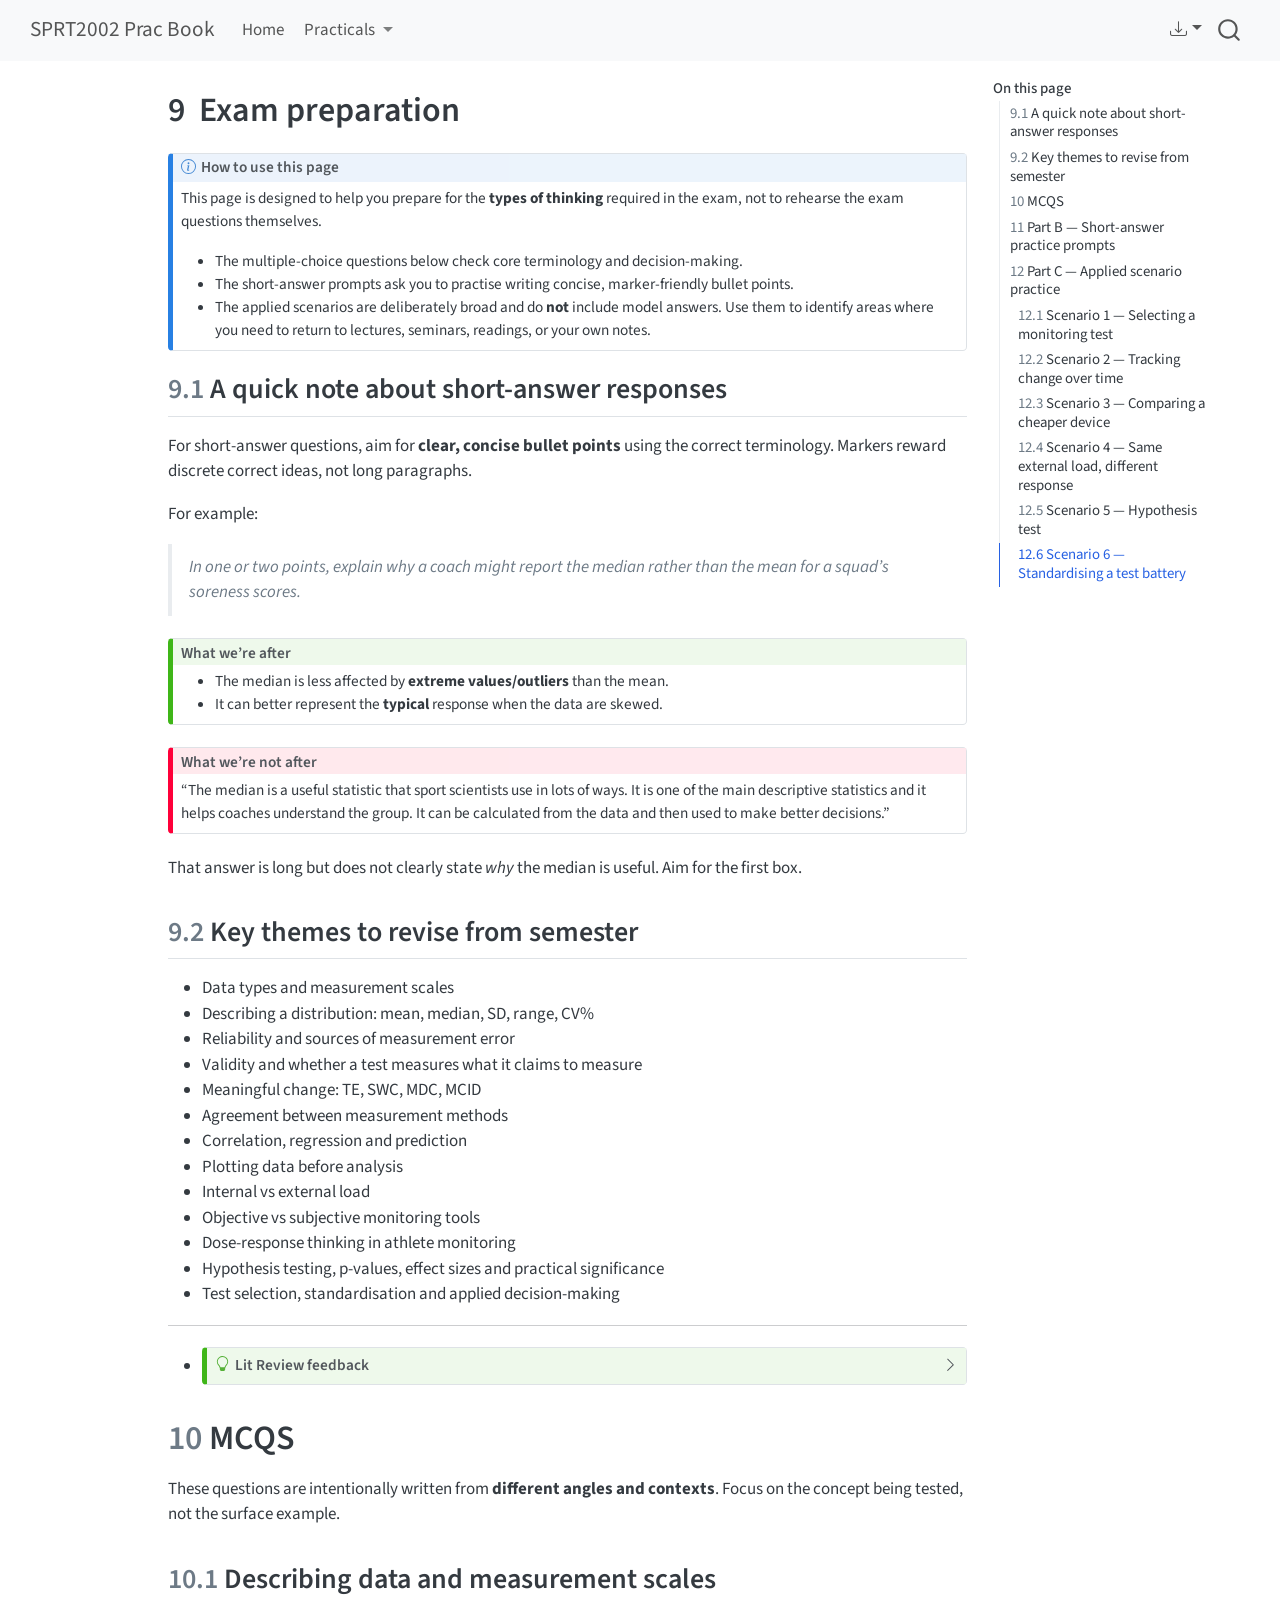
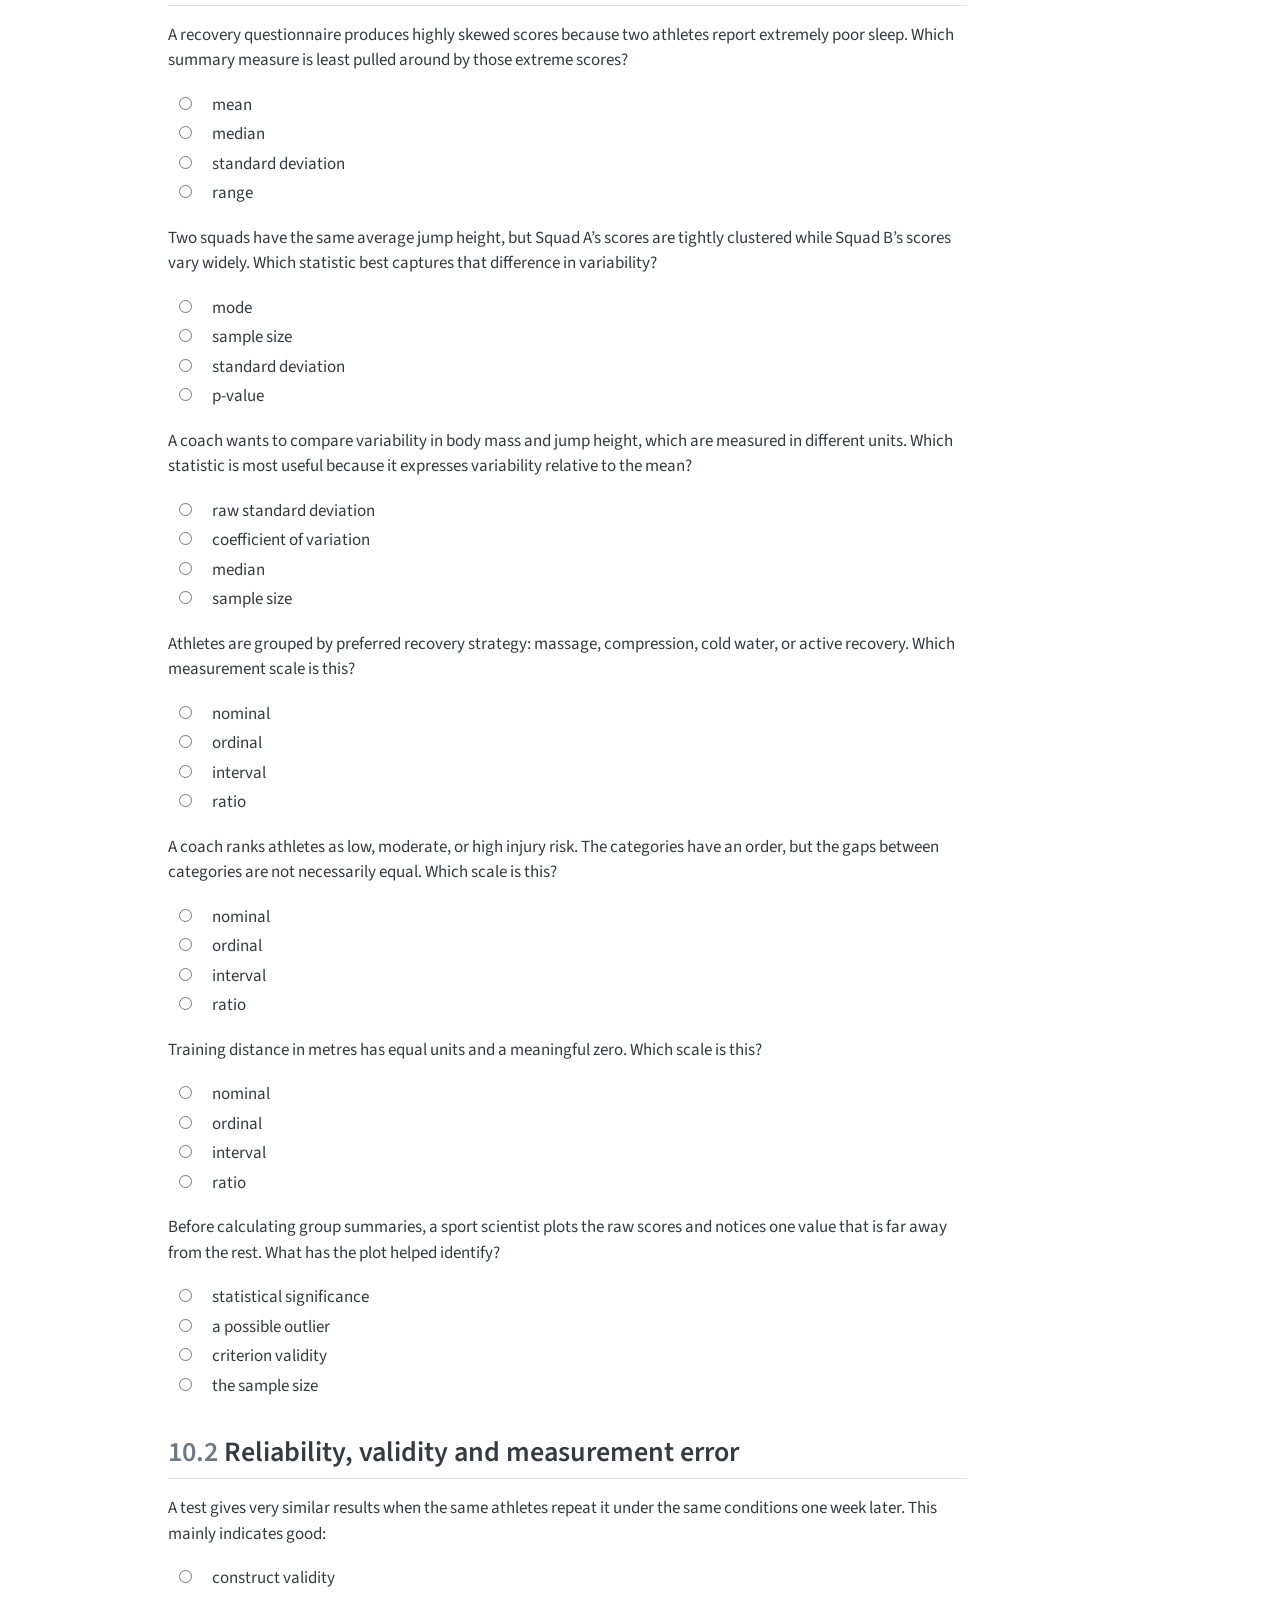
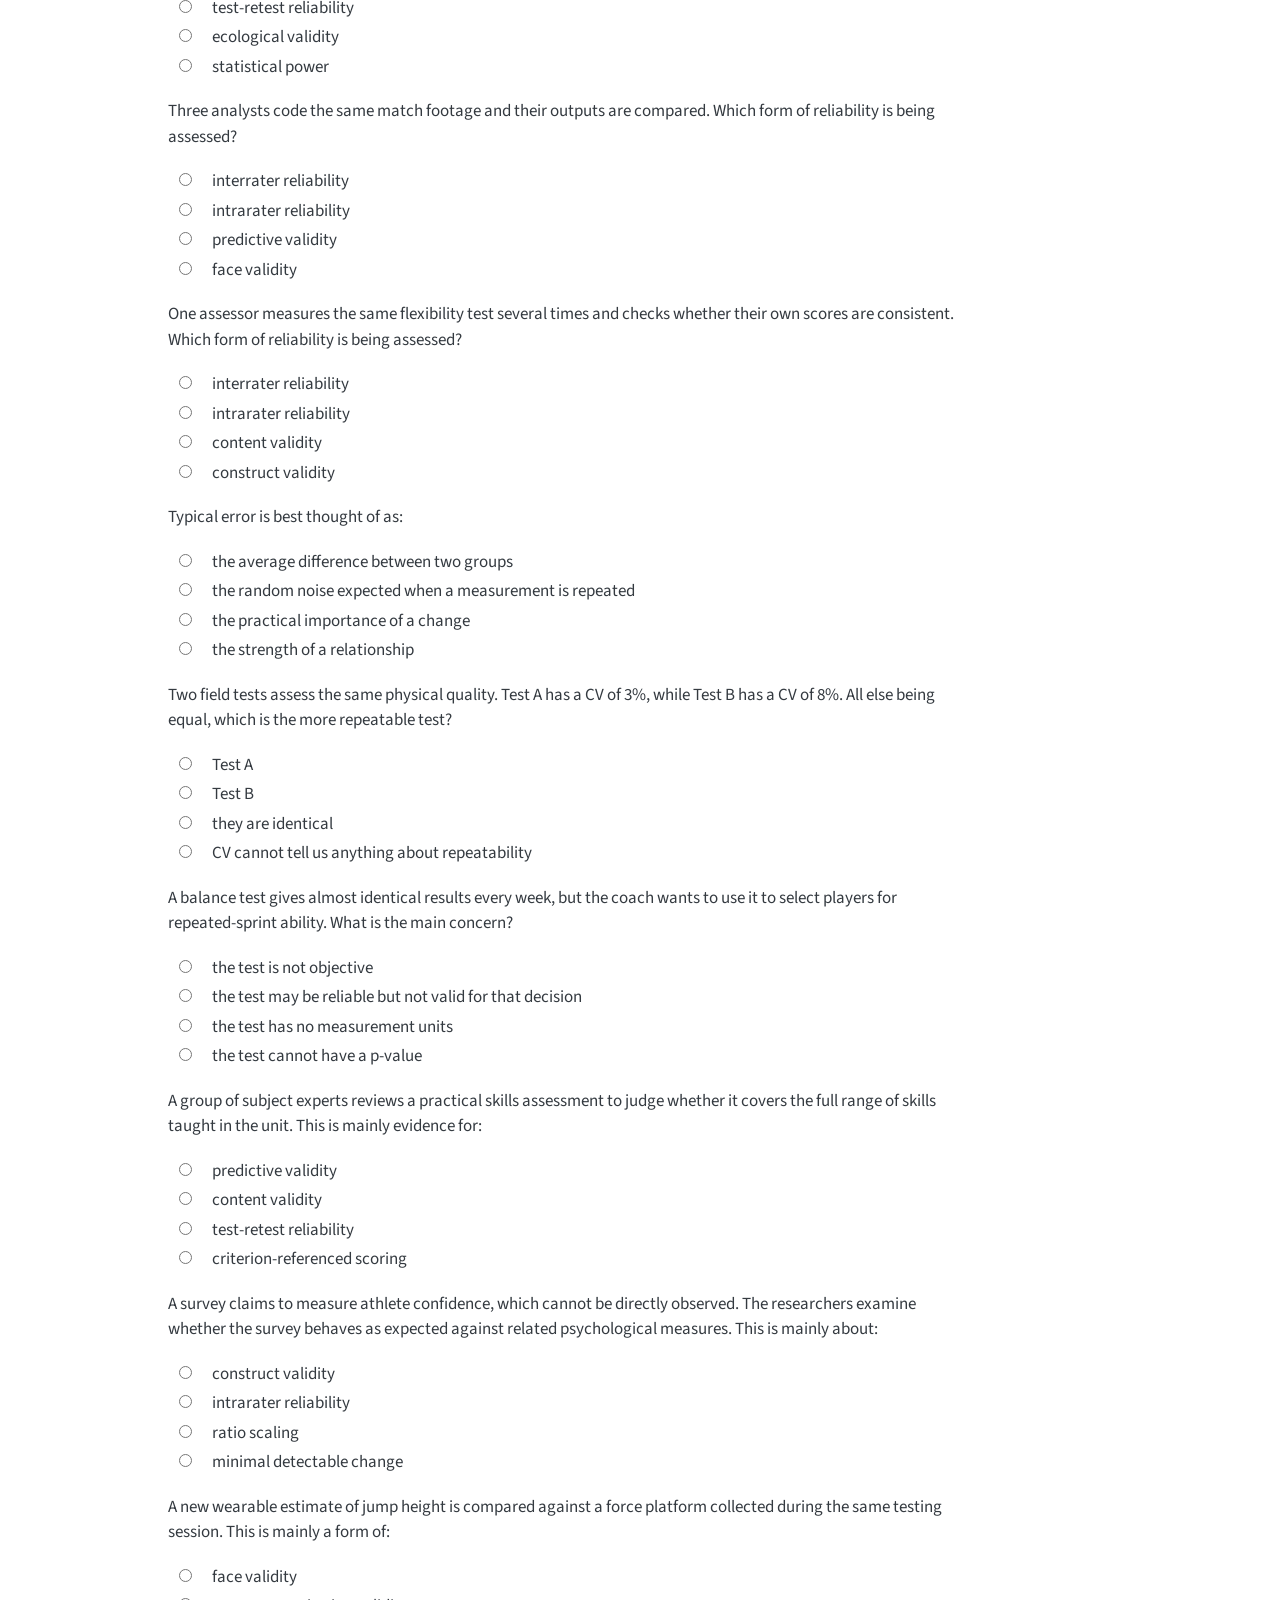
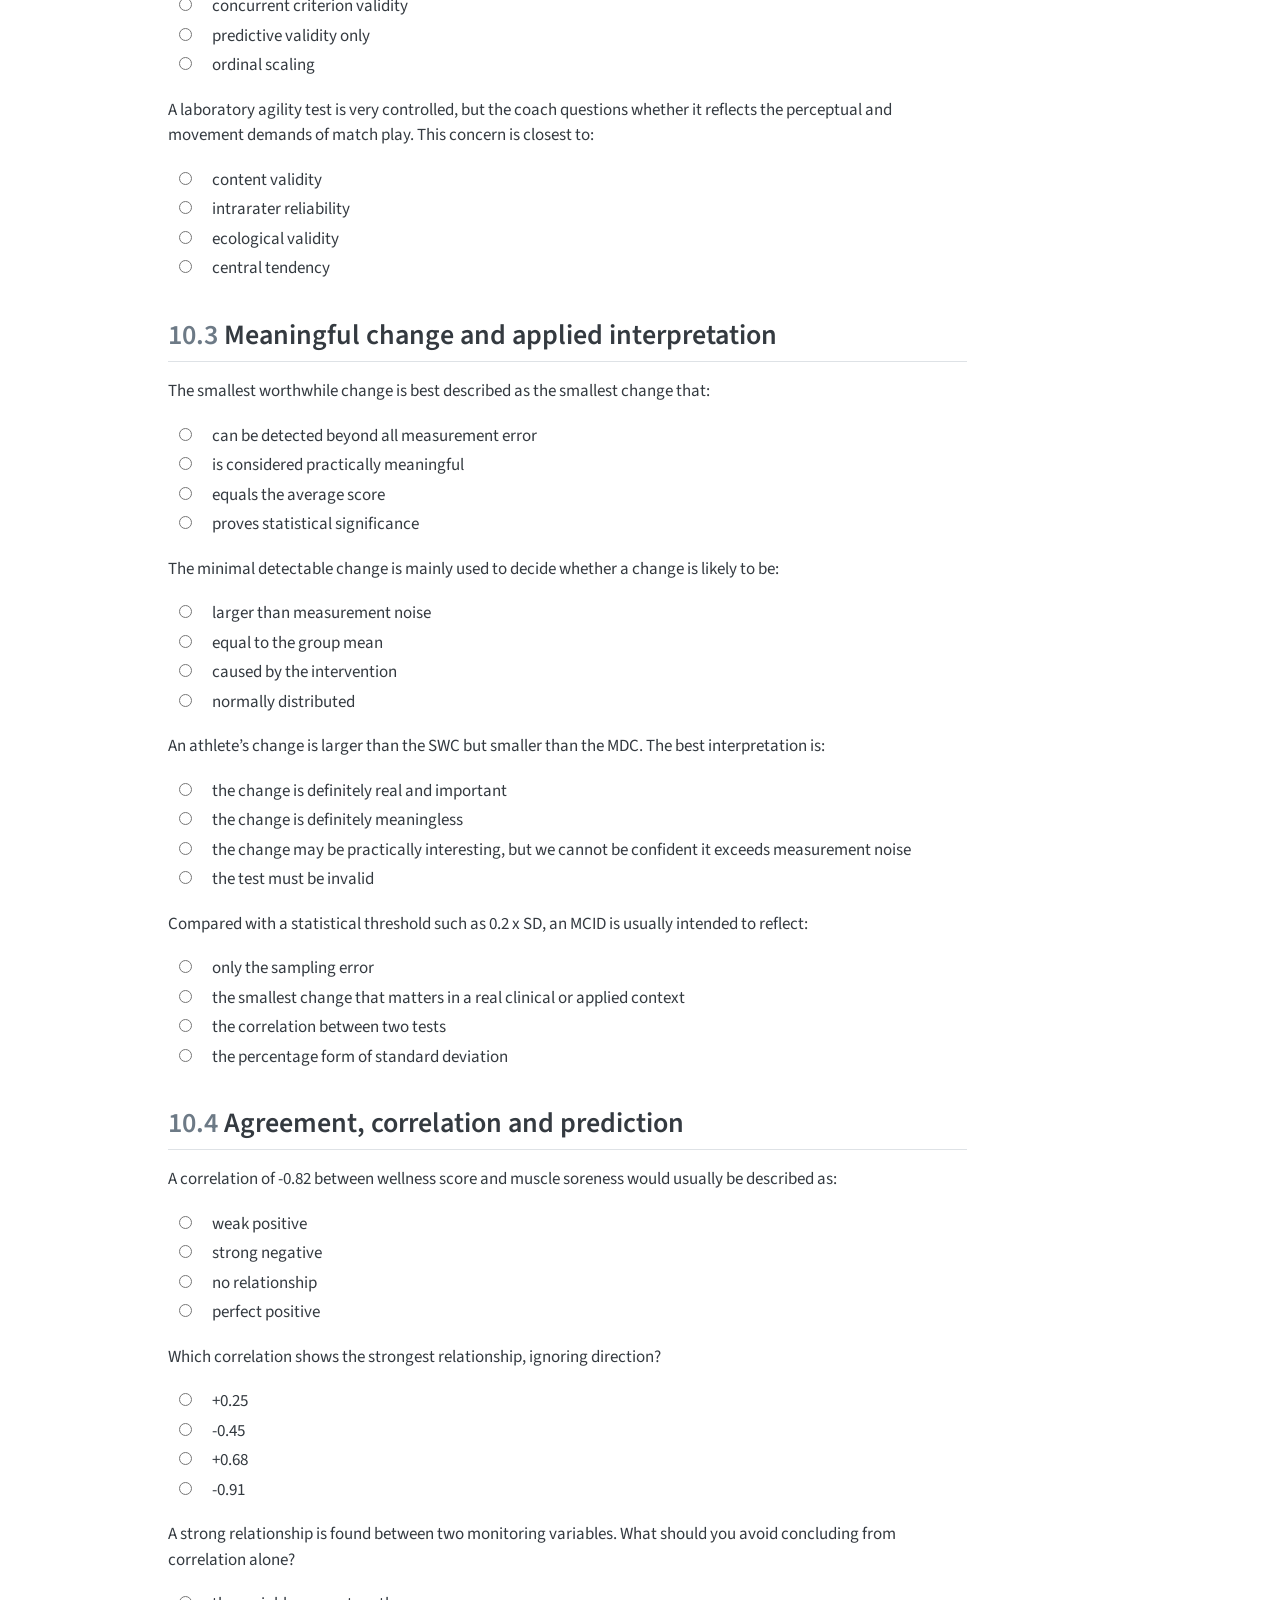
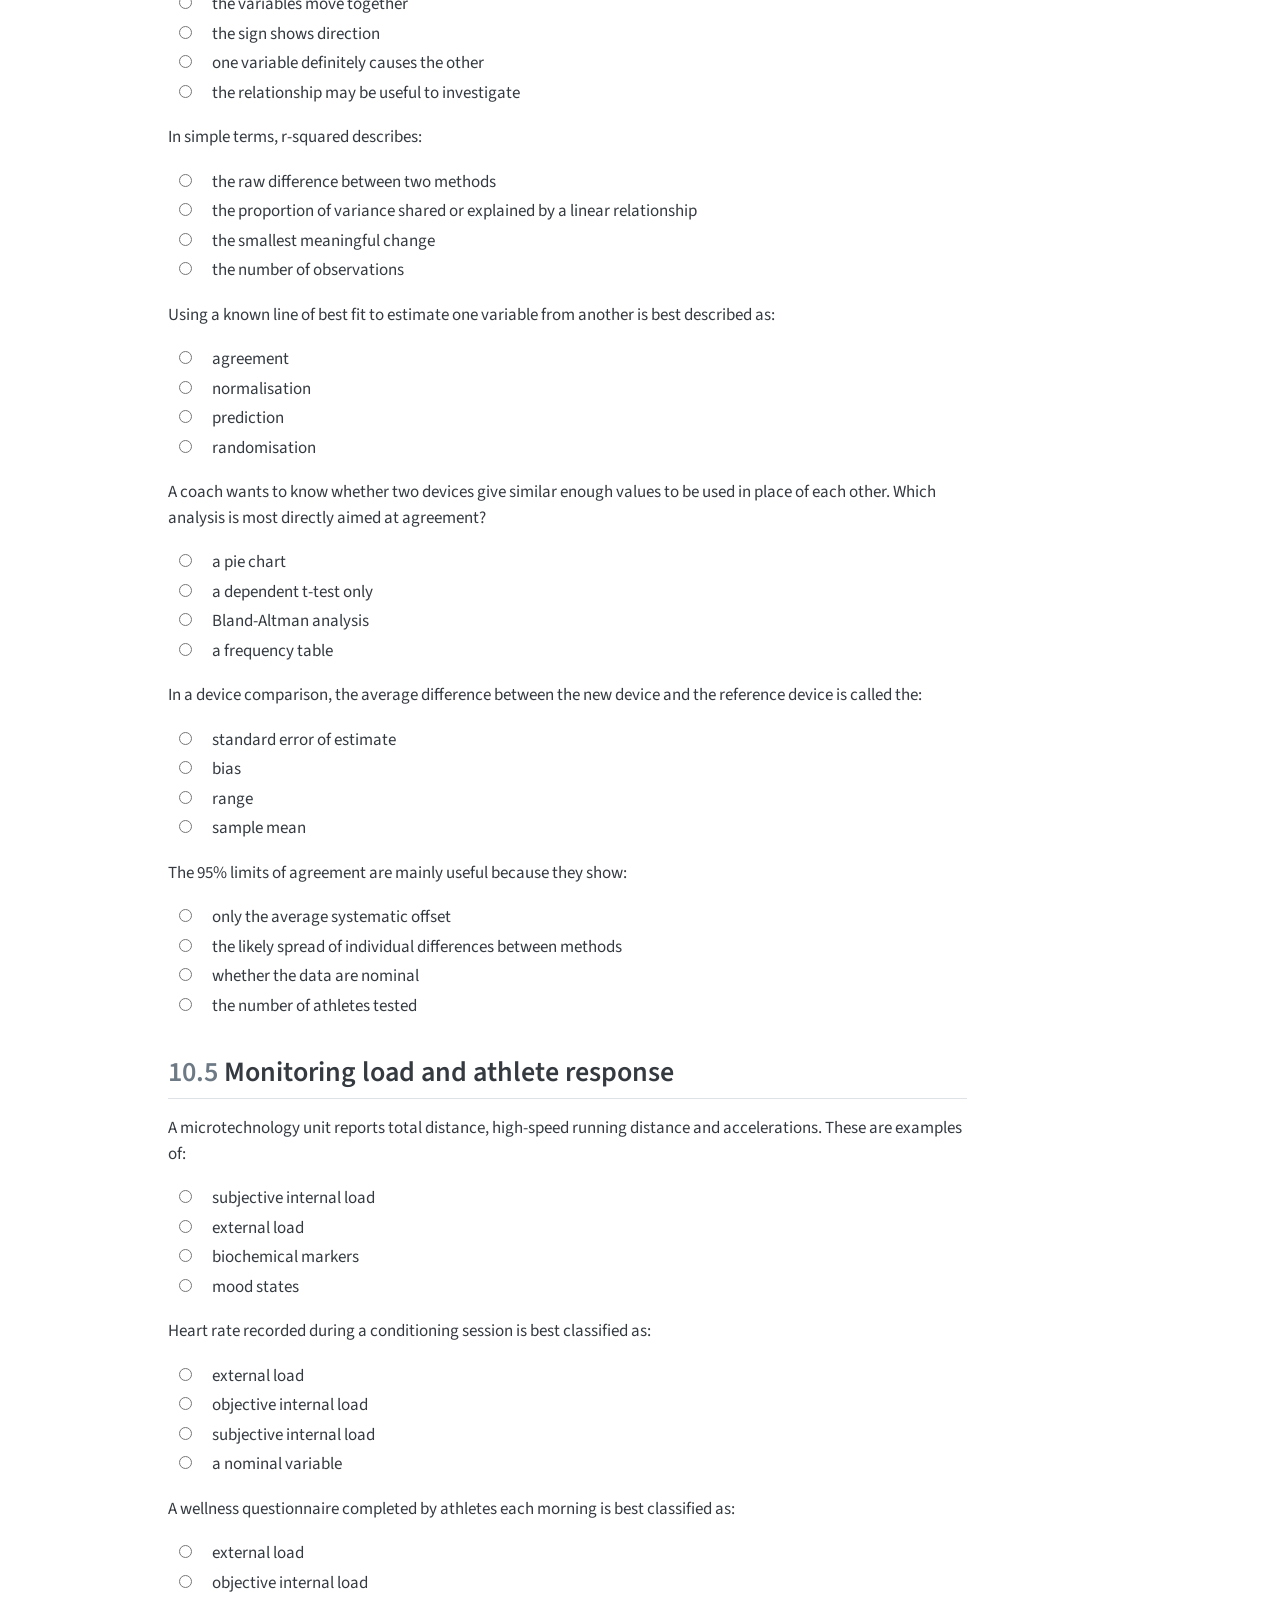
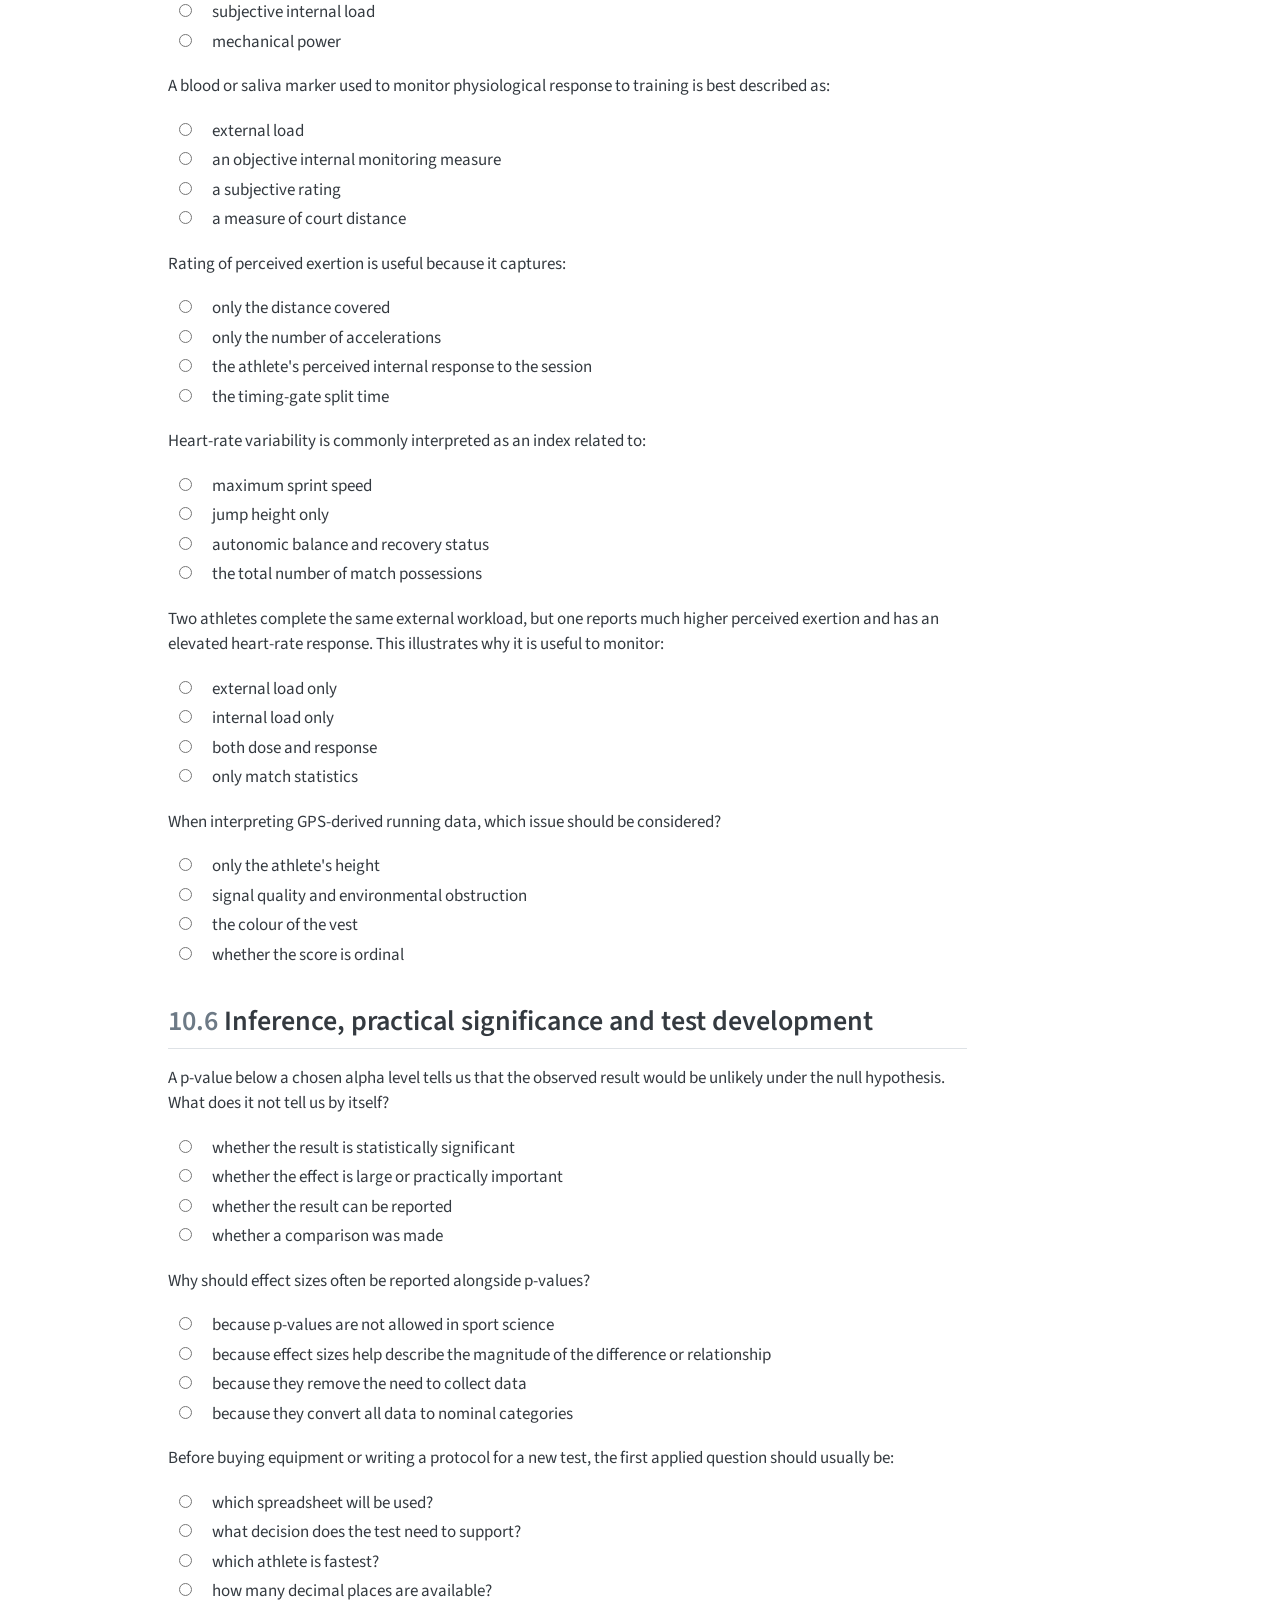
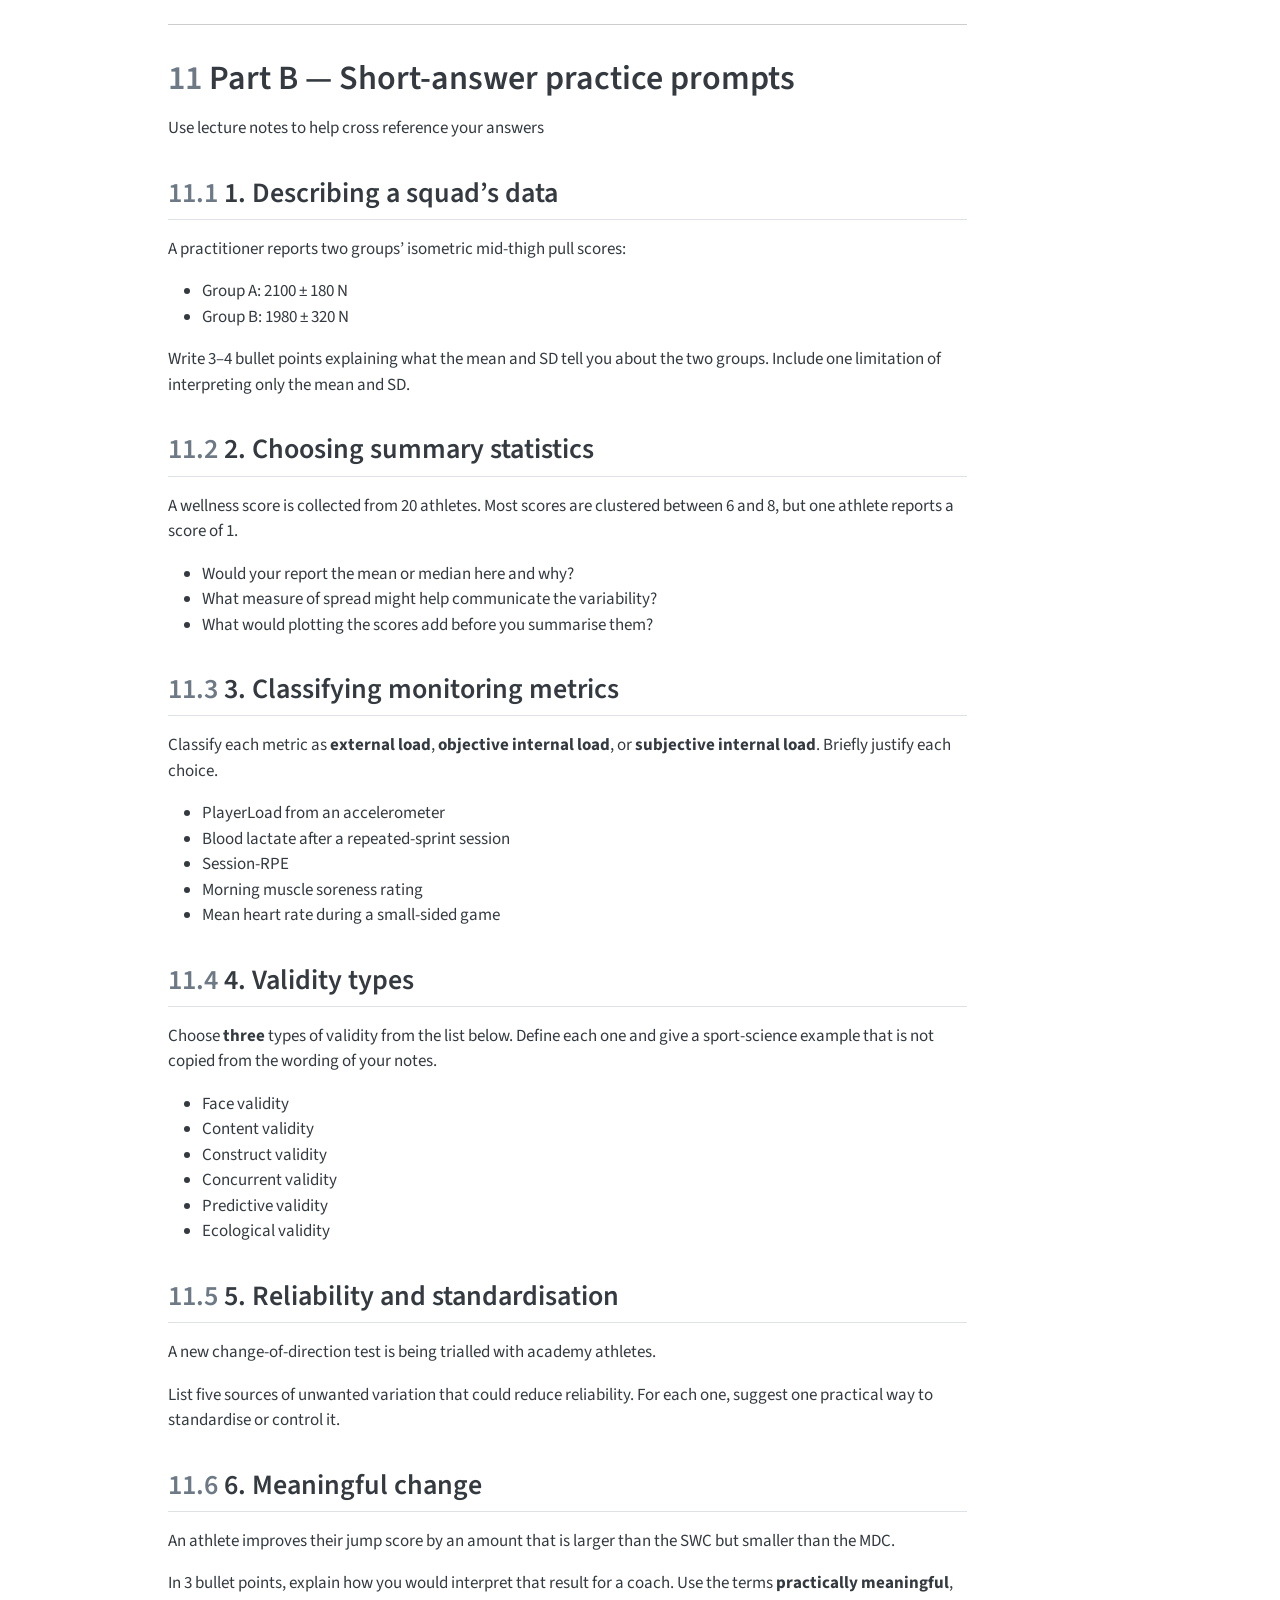
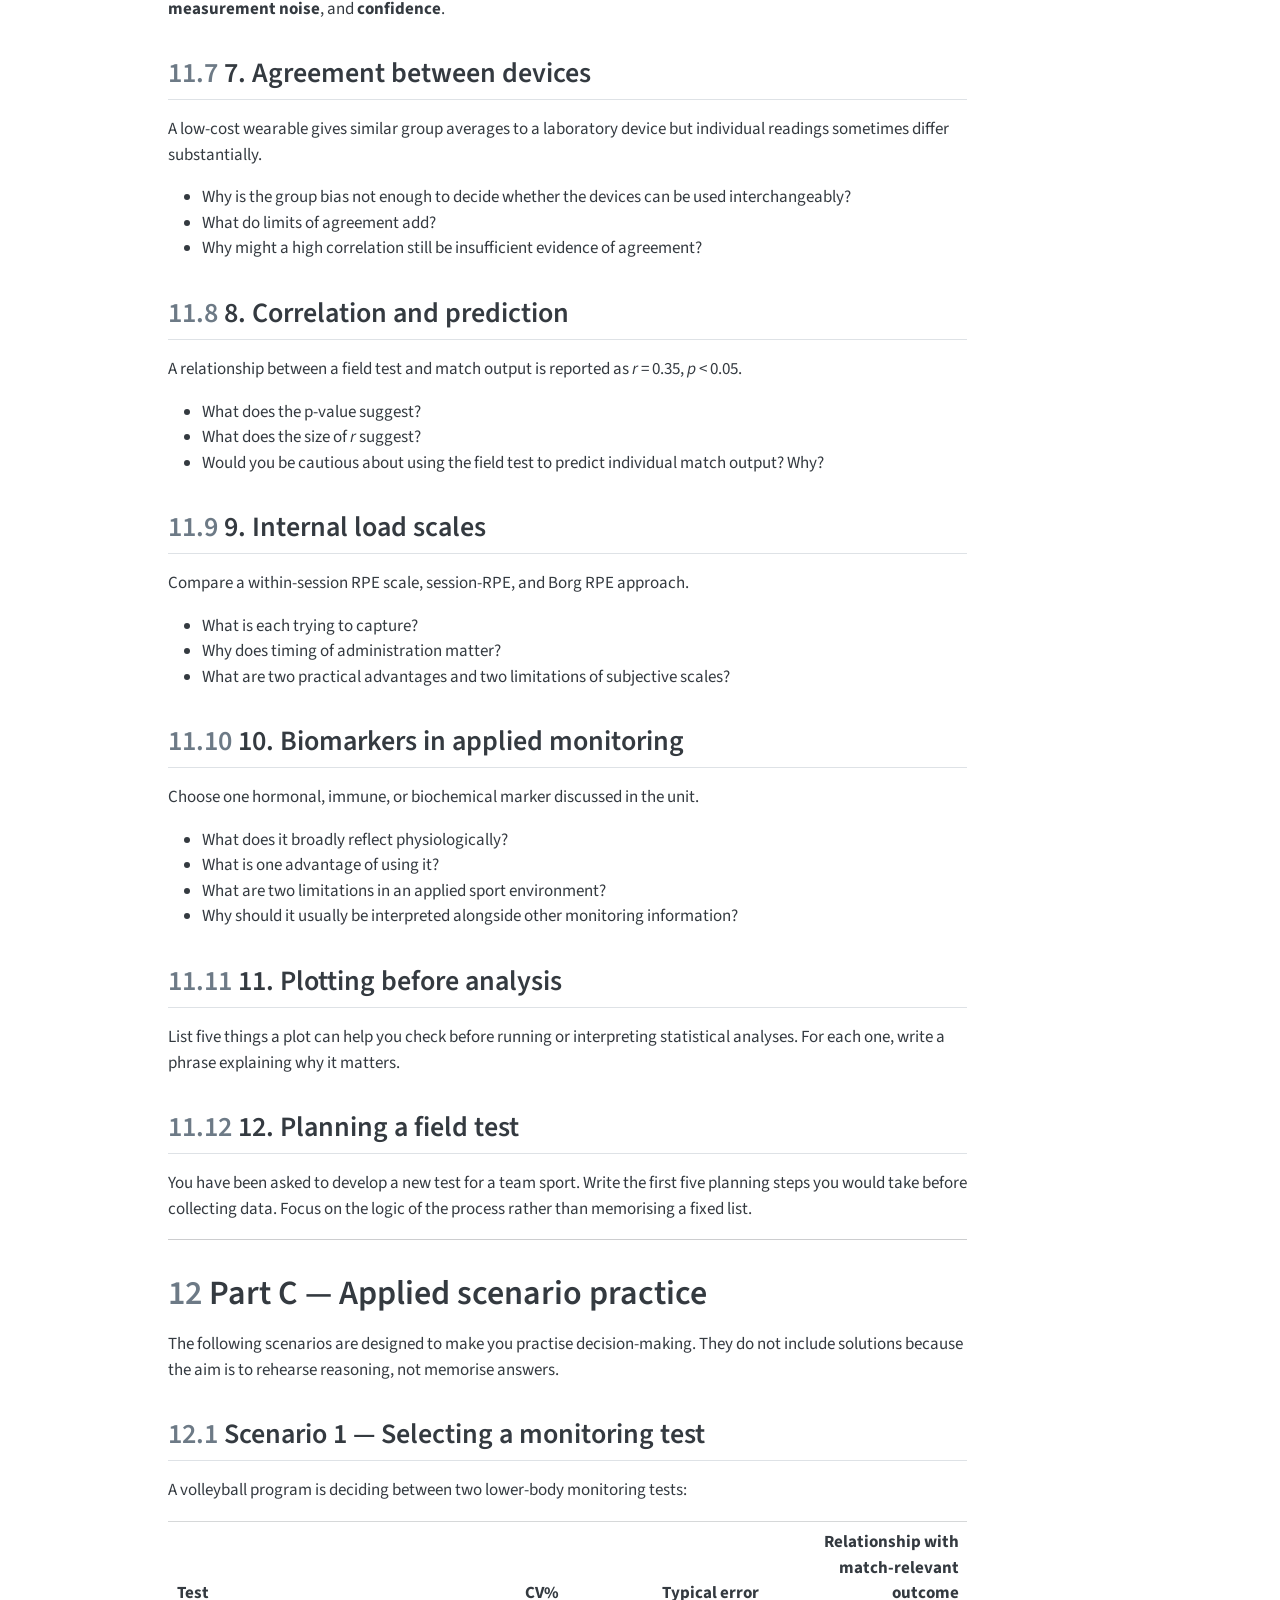
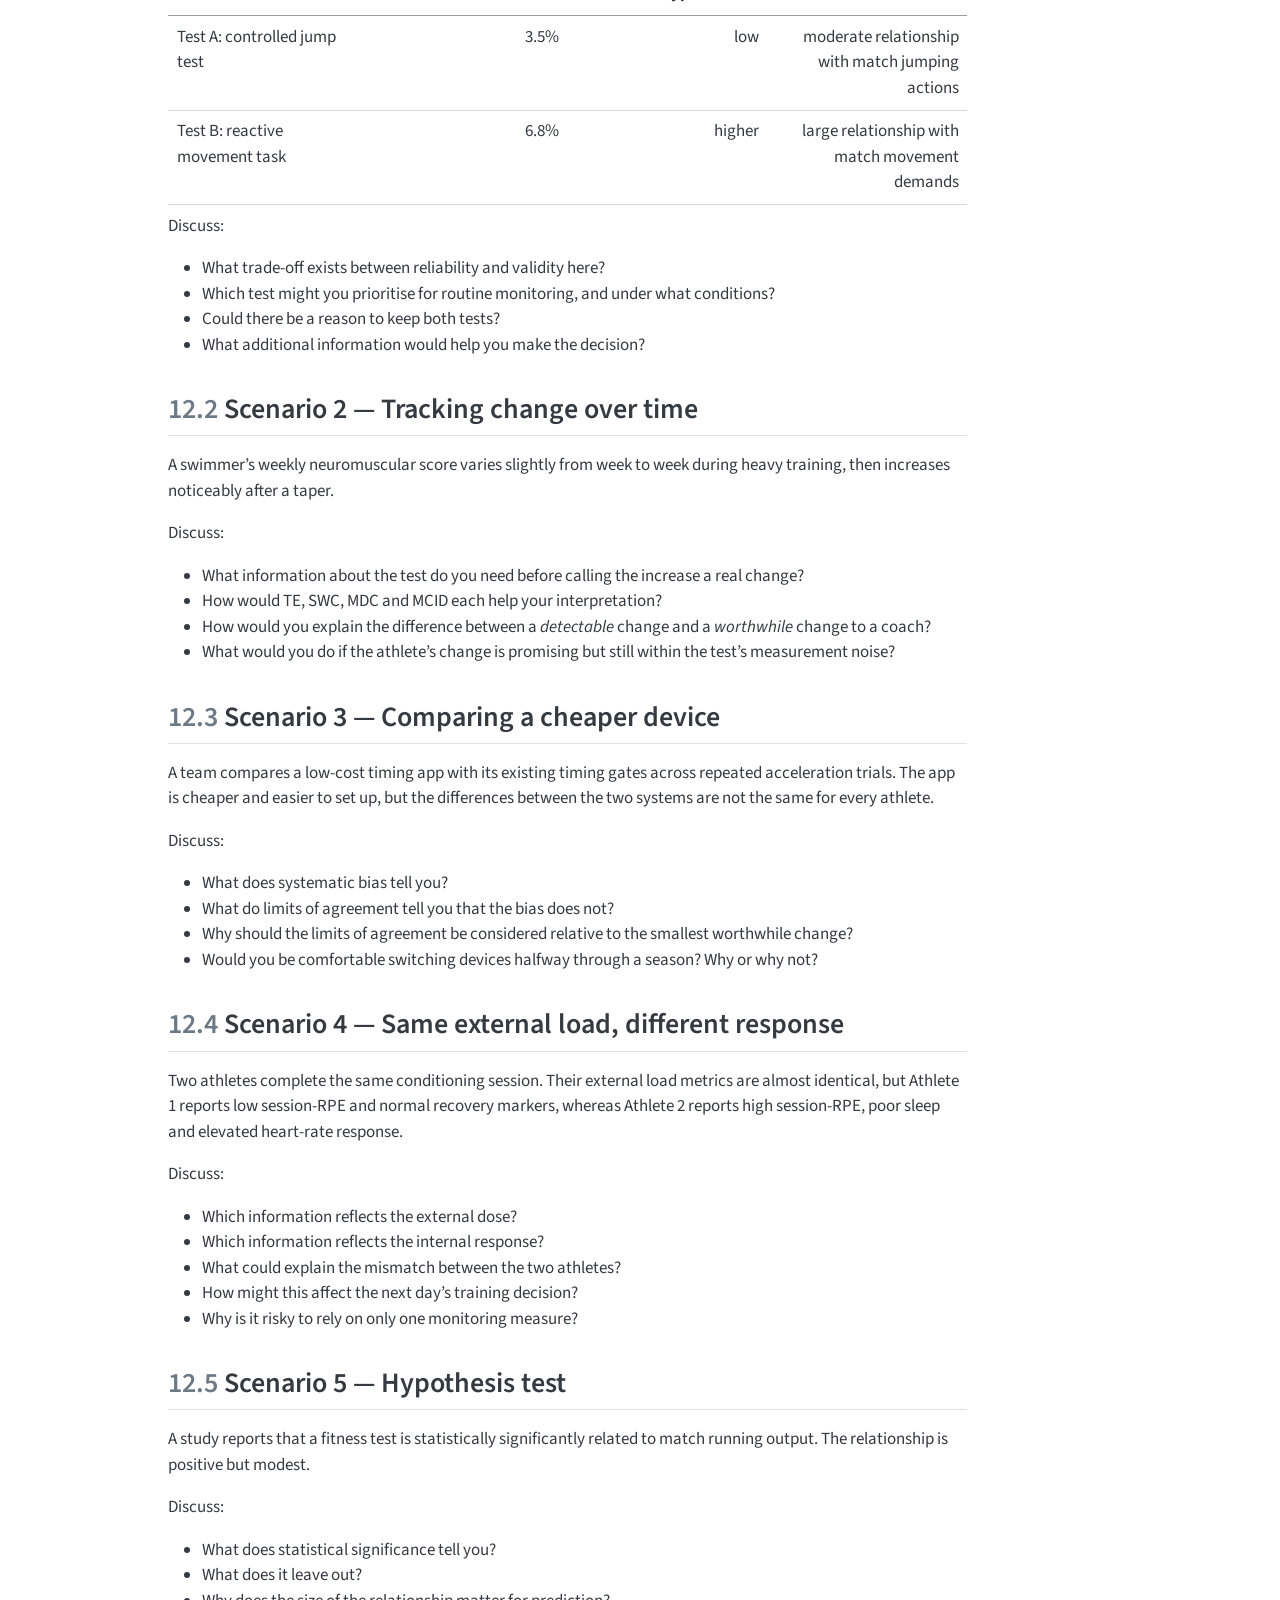
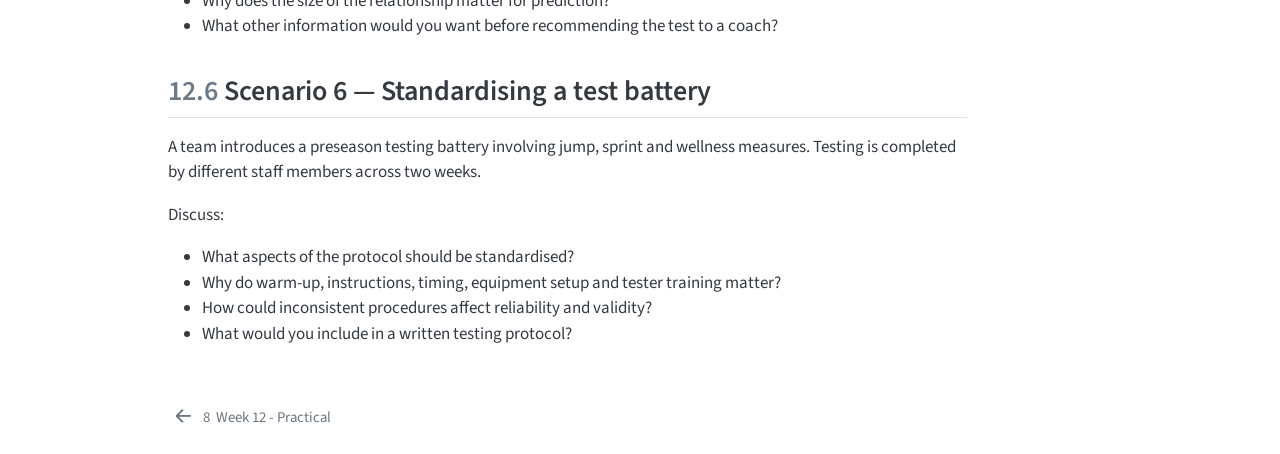
<file: Practical9.html>
<!DOCTYPE html>
<html xmlns="http://www.w3.org/1999/xhtml" lang="en" xml:lang="en"><head>

<meta charset="utf-8">
<meta name="generator" content="quarto-1.7.32">

<meta name="viewport" content="width=device-width, initial-scale=1.0, user-scalable=yes">


<title>9&nbsp; Exam preparation – SPRT2002 Prac Book</title>
<style>
code{white-space: pre-wrap;}
span.smallcaps{font-variant: small-caps;}
div.columns{display: flex; gap: min(4vw, 1.5em);}
div.column{flex: auto; overflow-x: auto;}
div.hanging-indent{margin-left: 1.5em; text-indent: -1.5em;}
ul.task-list{list-style: none;}
ul.task-list li input[type="checkbox"] {
  width: 0.8em;
  margin: 0 0.8em 0.2em -1em; /* quarto-specific, see https://github.com/quarto-dev/quarto-cli/issues/4556 */ 
  vertical-align: middle;
}
</style>


<script src="site_libs/quarto-nav/quarto-nav.js"></script>
<script src="site_libs/quarto-nav/headroom.min.js"></script>
<script src="site_libs/clipboard/clipboard.min.js"></script>
<script src="site_libs/quarto-search/autocomplete.umd.js"></script>
<script src="site_libs/quarto-search/fuse.min.js"></script>
<script src="site_libs/quarto-search/quarto-search.js"></script>
<meta name="quarto:offset" content="./">
<link href="./Practical8.html" rel="prev">
<script src="site_libs/quarto-html/quarto.js" type="module"></script>
<script src="site_libs/quarto-html/tabsets/tabsets.js" type="module"></script>
<script src="site_libs/quarto-html/popper.min.js"></script>
<script src="site_libs/quarto-html/tippy.umd.min.js"></script>
<script src="site_libs/quarto-html/anchor.min.js"></script>
<link href="site_libs/quarto-html/tippy.css" rel="stylesheet">
<link href="site_libs/quarto-html/quarto-syntax-highlighting-37eea08aefeeee20ff55810ff984fec1.css" rel="stylesheet" id="quarto-text-highlighting-styles">
<script src="site_libs/bootstrap/bootstrap.min.js"></script>
<link href="site_libs/bootstrap/bootstrap-icons.css" rel="stylesheet">
<link href="site_libs/bootstrap/bootstrap-364982630eef5352dd1537128a8ed5cb.min.css" rel="stylesheet" append-hash="true" id="quarto-bootstrap" data-mode="light">
<script id="quarto-search-options" type="application/json">{
  "location": "navbar",
  "copy-button": false,
  "collapse-after": 3,
  "panel-placement": "end",
  "type": "overlay",
  "limit": 50,
  "keyboard-shortcut": [
    "f",
    "/",
    "s"
  ],
  "show-item-context": false,
  "language": {
    "search-no-results-text": "No results",
    "search-matching-documents-text": "matching documents",
    "search-copy-link-title": "Copy link to search",
    "search-hide-matches-text": "Hide additional matches",
    "search-more-match-text": "more match in this document",
    "search-more-matches-text": "more matches in this document",
    "search-clear-button-title": "Clear",
    "search-text-placeholder": "",
    "search-detached-cancel-button-title": "Cancel",
    "search-submit-button-title": "Submit",
    "search-label": "Search"
  }
}</script>


<link rel="stylesheet" href="include/webex.css">
<link rel="stylesheet" href="custom.css">
</head>

<body class="nav-fixed quarto-light">

<div id="quarto-search-results"></div>
  <header id="quarto-header" class="headroom fixed-top">
    <nav class="navbar navbar-expand-lg " data-bs-theme="dark">
      <div class="navbar-container container-fluid">
      <div class="navbar-brand-container mx-auto">
    <a class="navbar-brand" href="./index.html">
    <span class="navbar-title">SPRT2002 Prac Book</span>
    </a>
  </div>
            <div id="quarto-search" class="" title="Search"></div>
          <button class="navbar-toggler" type="button" data-bs-toggle="collapse" data-bs-target="#navbarCollapse" aria-controls="navbarCollapse" role="menu" aria-expanded="false" aria-label="Toggle navigation" onclick="if (window.quartoToggleHeadroom) { window.quartoToggleHeadroom(); }">
  <span class="navbar-toggler-icon"></span>
</button>
          <div class="collapse navbar-collapse" id="navbarCollapse">
            <ul class="navbar-nav navbar-nav-scroll me-auto">
  <li class="nav-item">
    <a class="nav-link" href="./index.html"> 
<span class="menu-text">Home</span></a>
  </li>  
  <li class="nav-item dropdown ">
    <a class="nav-link dropdown-toggle" href="#" id="nav-menu-practicals" role="link" data-bs-toggle="dropdown" aria-expanded="false">
 <span class="menu-text">Practicals</span>
    </a>
    <ul class="dropdown-menu" aria-labelledby="nav-menu-practicals">    
        <li>
    <a class="dropdown-item" href="./Practical1.html">
 <span class="dropdown-text">Practical 1</span></a>
  </li>  
        <li>
    <a class="dropdown-item" href="./Practical2.html">
 <span class="dropdown-text">Practical 2</span></a>
  </li>  
        <li>
    <a class="dropdown-item" href="./Practical3.html">
 <span class="dropdown-text">Practical 3</span></a>
  </li>  
        <li>
    <a class="dropdown-item" href="./Practical4.html">
 <span class="dropdown-text">Practical 4</span></a>
  </li>  
        <li>
    <a class="dropdown-item" href="./Practical5.html">
 <span class="dropdown-text">Practical 5</span></a>
  </li>  
        <li>
    <a class="dropdown-item" href="./Practical6.html">
 <span class="dropdown-text">Practical 6</span></a>
  </li>  
        <li>
    <a class="dropdown-item" href="./Practical7.html">
 <span class="dropdown-text">Practical 7</span></a>
  </li>  
        <li>
    <a class="dropdown-item" href="./Practical8.html">
 <span class="dropdown-text">Practical 8</span></a>
  </li>  
        <li>
    <a class="dropdown-item" href="./Practical9.html">
 <span class="dropdown-text">Exam prep</span></a>
  </li>  
    </ul>
  </li>
</ul>
          </div> <!-- /navcollapse -->
            <div class="quarto-navbar-tools">
    <div class="dropdown">
      <a href="" title="Download" id="quarto-navigation-tool-dropdown-0" class="quarto-navigation-tool dropdown-toggle px-1" data-bs-toggle="dropdown" aria-expanded="false" role="link" aria-label="Download"><i class="bi bi-download"></i></a>
      <ul class="dropdown-menu" aria-labelledby="quarto-navigation-tool-dropdown-0">
          <li>
            <a class="dropdown-item quarto-navbar-tools-item" href="./SPRT2002-Prac-Book.pdf">
              <i class="bi bi-file-pdf pe-1"></i>
            Download PDF
            </a>
          </li>
          <li>
            <a class="dropdown-item quarto-navbar-tools-item" href="./SPRT2002-Prac-Book.epub">
              <i class="bi bi-journal pe-1"></i>
            Download ePub
            </a>
          </li>
      </ul>
    </div>
</div>
      </div> <!-- /container-fluid -->
    </nav>
</header>
<!-- content -->
<div id="quarto-content" class="quarto-container page-columns page-rows-contents page-layout-article page-navbar">
<!-- sidebar -->
<!-- margin-sidebar -->
    <div id="quarto-margin-sidebar" class="sidebar margin-sidebar">
        <nav id="TOC" role="doc-toc" class="toc-active">
    <h2 id="toc-title">On this page</h2>
   
  <ul>
  <li><a href="#a-quick-note-about-short-answer-responses" id="toc-a-quick-note-about-short-answer-responses" class="nav-link active" data-scroll-target="#a-quick-note-about-short-answer-responses"><span class="header-section-number">9.1</span> A quick note about short-answer responses</a></li>
  <li><a href="#key-themes-to-revise-from-semester" id="toc-key-themes-to-revise-from-semester" class="nav-link" data-scroll-target="#key-themes-to-revise-from-semester"><span class="header-section-number">9.2</span> Key themes to revise from semester</a></li>
  <li><a href="#mcqs" id="toc-mcqs" class="nav-link" data-scroll-target="#mcqs"><span class="header-section-number">10</span> MCQS</a>
  <ul class="collapse">
  <li><a href="#describing-data-and-measurement-scales" id="toc-describing-data-and-measurement-scales" class="nav-link" data-scroll-target="#describing-data-and-measurement-scales"><span class="header-section-number">10.1</span> Describing data and measurement scales</a></li>
  <li><a href="#reliability-validity-and-measurement-error" id="toc-reliability-validity-and-measurement-error" class="nav-link" data-scroll-target="#reliability-validity-and-measurement-error"><span class="header-section-number">10.2</span> Reliability, validity and measurement error</a></li>
  <li><a href="#meaningful-change-and-applied-interpretation" id="toc-meaningful-change-and-applied-interpretation" class="nav-link" data-scroll-target="#meaningful-change-and-applied-interpretation"><span class="header-section-number">10.3</span> Meaningful change and applied interpretation</a></li>
  <li><a href="#agreement-correlation-and-prediction" id="toc-agreement-correlation-and-prediction" class="nav-link" data-scroll-target="#agreement-correlation-and-prediction"><span class="header-section-number">10.4</span> Agreement, correlation and prediction</a></li>
  <li><a href="#monitoring-load-and-athlete-response" id="toc-monitoring-load-and-athlete-response" class="nav-link" data-scroll-target="#monitoring-load-and-athlete-response"><span class="header-section-number">10.5</span> Monitoring load and athlete response</a></li>
  <li><a href="#inference-practical-significance-and-test-development" id="toc-inference-practical-significance-and-test-development" class="nav-link" data-scroll-target="#inference-practical-significance-and-test-development"><span class="header-section-number">10.6</span> Inference, practical significance and test development</a></li>
  </ul></li>
  <li><a href="#part-b-short-answer-practice-prompts" id="toc-part-b-short-answer-practice-prompts" class="nav-link" data-scroll-target="#part-b-short-answer-practice-prompts"><span class="header-section-number">11</span> Part B — Short-answer practice prompts</a>
  <ul class="collapse">
  <li><a href="#describing-a-squads-data" id="toc-describing-a-squads-data" class="nav-link" data-scroll-target="#describing-a-squads-data"><span class="header-section-number">11.1</span> 1. Describing a squad’s data</a></li>
  <li><a href="#choosing-summary-statistics" id="toc-choosing-summary-statistics" class="nav-link" data-scroll-target="#choosing-summary-statistics"><span class="header-section-number">11.2</span> 2. Choosing summary statistics</a></li>
  <li><a href="#classifying-monitoring-metrics" id="toc-classifying-monitoring-metrics" class="nav-link" data-scroll-target="#classifying-monitoring-metrics"><span class="header-section-number">11.3</span> 3. Classifying monitoring metrics</a></li>
  <li><a href="#validity-types" id="toc-validity-types" class="nav-link" data-scroll-target="#validity-types"><span class="header-section-number">11.4</span> 4. Validity types</a></li>
  <li><a href="#reliability-and-standardisation" id="toc-reliability-and-standardisation" class="nav-link" data-scroll-target="#reliability-and-standardisation"><span class="header-section-number">11.5</span> 5. Reliability and standardisation</a></li>
  <li><a href="#meaningful-change" id="toc-meaningful-change" class="nav-link" data-scroll-target="#meaningful-change"><span class="header-section-number">11.6</span> 6. Meaningful change</a></li>
  <li><a href="#agreement-between-devices" id="toc-agreement-between-devices" class="nav-link" data-scroll-target="#agreement-between-devices"><span class="header-section-number">11.7</span> 7. Agreement between devices</a></li>
  <li><a href="#correlation-and-prediction" id="toc-correlation-and-prediction" class="nav-link" data-scroll-target="#correlation-and-prediction"><span class="header-section-number">11.8</span> 8. Correlation and prediction</a></li>
  <li><a href="#internal-load-scales" id="toc-internal-load-scales" class="nav-link" data-scroll-target="#internal-load-scales"><span class="header-section-number">11.9</span> 9. Internal load scales</a></li>
  <li><a href="#biomarkers-in-applied-monitoring" id="toc-biomarkers-in-applied-monitoring" class="nav-link" data-scroll-target="#biomarkers-in-applied-monitoring"><span class="header-section-number">11.10</span> 10. Biomarkers in applied monitoring</a></li>
  <li><a href="#plotting-before-analysis" id="toc-plotting-before-analysis" class="nav-link" data-scroll-target="#plotting-before-analysis"><span class="header-section-number">11.11</span> 11. Plotting before analysis</a></li>
  <li><a href="#planning-a-field-test" id="toc-planning-a-field-test" class="nav-link" data-scroll-target="#planning-a-field-test"><span class="header-section-number">11.12</span> 12. Planning a field test</a></li>
  </ul></li>
  <li><a href="#part-c-applied-scenario-practice" id="toc-part-c-applied-scenario-practice" class="nav-link" data-scroll-target="#part-c-applied-scenario-practice"><span class="header-section-number">12</span> Part C — Applied scenario practice</a>
  <ul class="collapse">
  <li><a href="#scenario-1-selecting-a-monitoring-test" id="toc-scenario-1-selecting-a-monitoring-test" class="nav-link" data-scroll-target="#scenario-1-selecting-a-monitoring-test"><span class="header-section-number">12.1</span> Scenario 1 — Selecting a monitoring test</a></li>
  <li><a href="#scenario-2-tracking-change-over-time" id="toc-scenario-2-tracking-change-over-time" class="nav-link" data-scroll-target="#scenario-2-tracking-change-over-time"><span class="header-section-number">12.2</span> Scenario 2 — Tracking change over time</a></li>
  <li><a href="#scenario-3-comparing-a-cheaper-device" id="toc-scenario-3-comparing-a-cheaper-device" class="nav-link" data-scroll-target="#scenario-3-comparing-a-cheaper-device"><span class="header-section-number">12.3</span> Scenario 3 — Comparing a cheaper device</a></li>
  <li><a href="#scenario-4-same-external-load-different-response" id="toc-scenario-4-same-external-load-different-response" class="nav-link" data-scroll-target="#scenario-4-same-external-load-different-response"><span class="header-section-number">12.4</span> Scenario 4 — Same external load, different response</a></li>
  <li><a href="#scenario-5-hypothesis-test" id="toc-scenario-5-hypothesis-test" class="nav-link" data-scroll-target="#scenario-5-hypothesis-test"><span class="header-section-number">12.5</span> Scenario 5 — Hypothesis test</a></li>
  <li><a href="#scenario-6-standardising-a-test-battery" id="toc-scenario-6-standardising-a-test-battery" class="nav-link" data-scroll-target="#scenario-6-standardising-a-test-battery"><span class="header-section-number">12.6</span> Scenario 6 — Standardising a test battery</a></li>
  </ul></li>
  </ul>
</nav>
    </div>
<!-- main -->
<main class="content" id="quarto-document-content">

<header id="title-block-header" class="quarto-title-block default">
<div class="quarto-title">
<h1 class="title"><span class="chapter-number">9</span>&nbsp; <span class="chapter-title">Exam preparation</span></h1>
</div>



<div class="quarto-title-meta">

    
  
    
  </div>
  


</header>


<div class="callout callout-style-default callout-note callout-titled">
<div class="callout-header d-flex align-content-center">
<div class="callout-icon-container">
<i class="callout-icon"></i>
</div>
<div class="callout-title-container flex-fill">
How to use this page
</div>
</div>
<div class="callout-body-container callout-body">
<p>This page is designed to help you prepare for the <strong>types of thinking</strong> required in the exam, not to rehearse the exam questions themselves.</p>
<ul>
<li>The multiple-choice questions below check core terminology and decision-making.</li>
<li>The short-answer prompts ask you to practise writing concise, marker-friendly bullet points.</li>
<li>The applied scenarios are deliberately broad and do <strong>not</strong> include model answers. Use them to identify areas where you need to return to lectures, seminars, readings, or your own notes.</li>
</ul>
</div>
</div>
<section id="a-quick-note-about-short-answer-responses" class="level2" data-number="9.1">
<h2 data-number="9.1" class="anchored" data-anchor-id="a-quick-note-about-short-answer-responses"><span class="header-section-number">9.1</span> A quick note about short-answer responses</h2>
<p>For short-answer questions, aim for <strong>clear, concise bullet points</strong> using the correct terminology. Markers reward discrete correct ideas, not long paragraphs.</p>
<p>For example:</p>
<blockquote class="blockquote">
<p><em>In one or two points, explain why a coach might report the median rather than the mean for a squad’s soreness scores.</em></p>
</blockquote>
<div class="callout callout-style-default callout-tip no-icon callout-titled">
<div class="callout-header d-flex align-content-center">
<div class="callout-icon-container">
<i class="callout-icon no-icon"></i>
</div>
<div class="callout-title-container flex-fill">
What we’re after
</div>
</div>
<div class="callout-body-container callout-body">
<ul>
<li>The median is less affected by <strong>extreme values/outliers</strong> than the mean.</li>
<li>It can better represent the <strong>typical</strong> response when the data are skewed.</li>
</ul>
</div>
</div>
<div class="callout callout-style-default callout-important no-icon callout-titled">
<div class="callout-header d-flex align-content-center">
<div class="callout-icon-container">
<i class="callout-icon no-icon"></i>
</div>
<div class="callout-title-container flex-fill">
What we’re not after
</div>
</div>
<div class="callout-body-container callout-body">
<p>“The median is a useful statistic that sport scientists use in lots of ways. It is one of the main descriptive statistics and it helps coaches understand the group. It can be calculated from the data and then used to make better decisions.”</p>
</div>
</div>
<p>That answer is long but does not clearly state <em>why</em> the median is useful. Aim for the first box.</p>
</section>
<section id="key-themes-to-revise-from-semester" class="level2" data-number="9.2">
<h2 data-number="9.2" class="anchored" data-anchor-id="key-themes-to-revise-from-semester"><span class="header-section-number">9.2</span> Key themes to revise from semester</h2>
<ul>
<li>Data types and measurement scales</li>
<li>Describing a distribution: mean, median, SD, range, CV%</li>
<li>Reliability and sources of measurement error</li>
<li>Validity and whether a test measures what it claims to measure</li>
<li>Meaningful change: TE, SWC, MDC, MCID</li>
<li>Agreement between measurement methods</li>
<li>Correlation, regression and prediction</li>
<li>Plotting data before analysis</li>
<li>Internal vs external load</li>
<li>Objective vs subjective monitoring tools</li>
<li>Dose-response thinking in athlete monitoring</li>
<li>Hypothesis testing, p-values, effect sizes and practical significance</li>
<li>Test selection, standardisation and applied decision-making<br>
</li>
</ul>
<hr>
<ul>
<li><div class="callout callout-style-default callout-tip callout-titled" title="Lit Review feedback">
<div class="callout-header d-flex align-content-center" data-bs-toggle="collapse" data-bs-target=".callout-4-contents" aria-controls="callout-4" aria-expanded="false" aria-label="Toggle callout">
<div class="callout-icon-container">
<i class="callout-icon"></i>
</div>
<div class="callout-title-container flex-fill">
Lit Review feedback
</div>
<div class="callout-btn-toggle d-inline-block border-0 py-1 ps-1 pe-0 float-end"><i class="callout-toggle"></i></div>
</div>
<div id="callout-4" class="callout-4-contents callout-collapse collapse">
<div class="callout-body-container callout-body">
<ul>
<li><p>Referencing and academic writing: Common issues included inconsistent reference lists, incorrect citation formatting, use of quotes throughout the review, and citation errors (e.g., first author names, multiple parentheses, full paper titles within text). Recommendation: carefully review referencing guidelines and proofread citation formatting prior to submission.</p></li>
<li><p>Historical/contextual development of the tool: Historical sections were often overly generic (e.g., “observation → HR → GPS”) without sufficient detail regarding the evolution of methods, technologies, timelines, or key studies. Recommendation: treat this section as a sourced historical timeline and discuss the development of the specific technology/tool in more depth and context.</p></li>
<li><p>Validity and reliability: This was generally the weakest section across many reviews despite representing a major component of the marking criteria. Many students relied on broad statements rather than reporting specific outcomes from primary studies (e.g., CV, TE, ICC, correlation coefficients). Recommendation: anchor claims to specific validation/reliability studies, report actual statistical outcomes, and prioritise deeper interpretation of one or two key papers rather than broad superficial summaries.</p></li>
<li><p>Depth over breadth: Stronger reviews tended to demonstrate genuine depth and understanding of a smaller number of studies, rather than superficially discussing many papers. Recommendation: focus on critically analysing a few highly relevant studies and clearly explain what they demonstrate regarding the monitoring tool.</p></li>
<li><p>Framework application and conceptual understanding: Many students referenced concepts such as external vs internal load without identifying the originating framework or meaningfully applying it throughout the review. Recommendation: introduce one relevant framework early and consistently return to it to help structure interpretation and discussion.</p></li>
<li><p>Balance across sections and marking criteria: Some reviews devoted substantial space to lower-weighted sections (e.g., conclusions/future directions) while providing minimal detail in highly weighted sections such as validity and reliability. Recommendation: align the depth and word allocation of sections with the assessment weighting and marking rubric.</p></li>
<li><p>Future directions and practical implications: Future directions were often broad, generic, or disconnected from the evidence discussed throughout the review. In some cases, students shifted toward entirely different technologies/tools in the conclusion. Recommendation: ensure future directions logically emerge from limitations, gaps, or findings identified within the review itself and remain directly related to the chosen monitoring tool.</p></li>
</ul>
</div>
</div>
</div></li>
</ul>
</section>
<section id="mcqs" class="level1" data-number="10">
<h1 data-number="10"><span class="header-section-number">10</span> MCQS</h1>
<p>These questions are intentionally written from <strong>different angles and contexts</strong>. Focus on the concept being tested, not the surface example.</p>
<section id="describing-data-and-measurement-scales" class="level2" data-number="10.1">
<h2 data-number="10.1" class="anchored" data-anchor-id="describing-data-and-measurement-scales"><span class="header-section-number">10.1</span> Describing data and measurement scales</h2>
<p>A recovery questionnaire produces highly skewed scores because two athletes report extremely poor sleep. Which summary measure is least pulled around by those extreme scores?</p>
<div id="radio_ADLRJJMMKJ" class="webex-radiogroup">
<label><input type="radio" autocomplete="off" name="radio_ADLRJJMMKJ" value=""> <span>mean</span></label><label><input type="radio" autocomplete="off" name="radio_ADLRJJMMKJ" value="answer"> <span>median</span></label><label><input type="radio" autocomplete="off" name="radio_ADLRJJMMKJ" value=""> <span>standard deviation</span></label><label><input type="radio" autocomplete="off" name="radio_ADLRJJMMKJ" value=""> <span>range</span></label>
</div>
<p>Two squads have the same average jump height, but Squad A’s scores are tightly clustered while Squad B’s scores vary widely. Which statistic best captures that difference in variability?</p>
<div id="radio_KKDTWXJURP" class="webex-radiogroup">
<label><input type="radio" autocomplete="off" name="radio_KKDTWXJURP" value=""> <span>mode</span></label><label><input type="radio" autocomplete="off" name="radio_KKDTWXJURP" value=""> <span>sample size</span></label><label><input type="radio" autocomplete="off" name="radio_KKDTWXJURP" value="answer"> <span>standard deviation</span></label><label><input type="radio" autocomplete="off" name="radio_KKDTWXJURP" value=""> <span>p-value</span></label>
</div>
<p>A coach wants to compare variability in body mass and jump height, which are measured in different units. Which statistic is most useful because it expresses variability relative to the mean?</p>
<div id="radio_CLTCFQYNER" class="webex-radiogroup">
<label><input type="radio" autocomplete="off" name="radio_CLTCFQYNER" value=""> <span>raw standard deviation</span></label><label><input type="radio" autocomplete="off" name="radio_CLTCFQYNER" value="answer"> <span>coefficient of variation</span></label><label><input type="radio" autocomplete="off" name="radio_CLTCFQYNER" value=""> <span>median</span></label><label><input type="radio" autocomplete="off" name="radio_CLTCFQYNER" value=""> <span>sample size</span></label>
</div>
<p>Athletes are grouped by preferred recovery strategy: massage, compression, cold water, or active recovery. Which measurement scale is this?</p>
<div id="radio_EIHSQWYAVH" class="webex-radiogroup">
<label><input type="radio" autocomplete="off" name="radio_EIHSQWYAVH" value="answer"> <span>nominal</span></label><label><input type="radio" autocomplete="off" name="radio_EIHSQWYAVH" value=""> <span>ordinal</span></label><label><input type="radio" autocomplete="off" name="radio_EIHSQWYAVH" value=""> <span>interval</span></label><label><input type="radio" autocomplete="off" name="radio_EIHSQWYAVH" value=""> <span>ratio</span></label>
</div>
<p>A coach ranks athletes as low, moderate, or high injury risk. The categories have an order, but the gaps between categories are not necessarily equal. Which scale is this?</p>
<div id="radio_JURXTKHDBO" class="webex-radiogroup">
<label><input type="radio" autocomplete="off" name="radio_JURXTKHDBO" value=""> <span>nominal</span></label><label><input type="radio" autocomplete="off" name="radio_JURXTKHDBO" value="answer"> <span>ordinal</span></label><label><input type="radio" autocomplete="off" name="radio_JURXTKHDBO" value=""> <span>interval</span></label><label><input type="radio" autocomplete="off" name="radio_JURXTKHDBO" value=""> <span>ratio</span></label>
</div>
<p>Training distance in metres has equal units and a meaningful zero. Which scale is this?</p>
<div id="radio_XLWQPZJVAQ" class="webex-radiogroup">
<label><input type="radio" autocomplete="off" name="radio_XLWQPZJVAQ" value=""> <span>nominal</span></label><label><input type="radio" autocomplete="off" name="radio_XLWQPZJVAQ" value=""> <span>ordinal</span></label><label><input type="radio" autocomplete="off" name="radio_XLWQPZJVAQ" value=""> <span>interval</span></label><label><input type="radio" autocomplete="off" name="radio_XLWQPZJVAQ" value="answer"> <span>ratio</span></label>
</div>
<p>Before calculating group summaries, a sport scientist plots the raw scores and notices one value that is far away from the rest. What has the plot helped identify?</p>
<div id="radio_BISAJGQSOQ" class="webex-radiogroup">
<label><input type="radio" autocomplete="off" name="radio_BISAJGQSOQ" value=""> <span>statistical significance</span></label><label><input type="radio" autocomplete="off" name="radio_BISAJGQSOQ" value="answer"> <span>a possible outlier</span></label><label><input type="radio" autocomplete="off" name="radio_BISAJGQSOQ" value=""> <span>criterion validity</span></label><label><input type="radio" autocomplete="off" name="radio_BISAJGQSOQ" value=""> <span>the sample size</span></label>
</div>
</section>
<section id="reliability-validity-and-measurement-error" class="level2" data-number="10.2">
<h2 data-number="10.2" class="anchored" data-anchor-id="reliability-validity-and-measurement-error"><span class="header-section-number">10.2</span> Reliability, validity and measurement error</h2>
<p>A test gives very similar results when the same athletes repeat it under the same conditions one week later. This mainly indicates good:</p>
<div id="radio_YQPDOQLPKH" class="webex-radiogroup">
<label><input type="radio" autocomplete="off" name="radio_YQPDOQLPKH" value=""> <span>construct validity</span></label><label><input type="radio" autocomplete="off" name="radio_YQPDOQLPKH" value="answer"> <span>test-retest reliability</span></label><label><input type="radio" autocomplete="off" name="radio_YQPDOQLPKH" value=""> <span>ecological validity</span></label><label><input type="radio" autocomplete="off" name="radio_YQPDOQLPKH" value=""> <span>statistical power</span></label>
</div>
<p>Three analysts code the same match footage and their outputs are compared. Which form of reliability is being assessed?</p>
<div id="radio_HWPAGGDFXW" class="webex-radiogroup">
<label><input type="radio" autocomplete="off" name="radio_HWPAGGDFXW" value="answer"> <span>interrater reliability</span></label><label><input type="radio" autocomplete="off" name="radio_HWPAGGDFXW" value=""> <span>intrarater reliability</span></label><label><input type="radio" autocomplete="off" name="radio_HWPAGGDFXW" value=""> <span>predictive validity</span></label><label><input type="radio" autocomplete="off" name="radio_HWPAGGDFXW" value=""> <span>face validity</span></label>
</div>
<p>One assessor measures the same flexibility test several times and checks whether their own scores are consistent. Which form of reliability is being assessed?</p>
<div id="radio_EFYDQICADQ" class="webex-radiogroup">
<label><input type="radio" autocomplete="off" name="radio_EFYDQICADQ" value=""> <span>interrater reliability</span></label><label><input type="radio" autocomplete="off" name="radio_EFYDQICADQ" value="answer"> <span>intrarater reliability</span></label><label><input type="radio" autocomplete="off" name="radio_EFYDQICADQ" value=""> <span>content validity</span></label><label><input type="radio" autocomplete="off" name="radio_EFYDQICADQ" value=""> <span>construct validity</span></label>
</div>
<p>Typical error is best thought of as:</p>
<div id="radio_CIGXGSLRMQ" class="webex-radiogroup">
<label><input type="radio" autocomplete="off" name="radio_CIGXGSLRMQ" value=""> <span>the average difference between two groups</span></label><label><input type="radio" autocomplete="off" name="radio_CIGXGSLRMQ" value="answer"> <span>the random noise expected when a measurement is repeated</span></label><label><input type="radio" autocomplete="off" name="radio_CIGXGSLRMQ" value=""> <span>the practical importance of a change</span></label><label><input type="radio" autocomplete="off" name="radio_CIGXGSLRMQ" value=""> <span>the strength of a relationship</span></label>
</div>
<p>Two field tests assess the same physical quality. Test A has a CV of 3%, while Test B has a CV of 8%. All else being equal, which is the more repeatable test?</p>
<div id="radio_JSYJRCTTDI" class="webex-radiogroup">
<label><input type="radio" autocomplete="off" name="radio_JSYJRCTTDI" value="answer"> <span>Test A</span></label><label><input type="radio" autocomplete="off" name="radio_JSYJRCTTDI" value=""> <span>Test B</span></label><label><input type="radio" autocomplete="off" name="radio_JSYJRCTTDI" value=""> <span>they are identical</span></label><label><input type="radio" autocomplete="off" name="radio_JSYJRCTTDI" value=""> <span>CV cannot tell us anything about repeatability</span></label>
</div>
<p>A balance test gives almost identical results every week, but the coach wants to use it to select players for repeated-sprint ability. What is the main concern?</p>
<div id="radio_FBNEEYEBSK" class="webex-radiogroup">
<label><input type="radio" autocomplete="off" name="radio_FBNEEYEBSK" value=""> <span>the test is not objective</span></label><label><input type="radio" autocomplete="off" name="radio_FBNEEYEBSK" value="answer"> <span>the test may be reliable but not valid for that decision</span></label><label><input type="radio" autocomplete="off" name="radio_FBNEEYEBSK" value=""> <span>the test has no measurement units</span></label><label><input type="radio" autocomplete="off" name="radio_FBNEEYEBSK" value=""> <span>the test cannot have a p-value</span></label>
</div>
<p>A group of subject experts reviews a practical skills assessment to judge whether it covers the full range of skills taught in the unit. This is mainly evidence for:</p>
<div id="radio_BMZDZWVLTV" class="webex-radiogroup">
<label><input type="radio" autocomplete="off" name="radio_BMZDZWVLTV" value=""> <span>predictive validity</span></label><label><input type="radio" autocomplete="off" name="radio_BMZDZWVLTV" value="answer"> <span>content validity</span></label><label><input type="radio" autocomplete="off" name="radio_BMZDZWVLTV" value=""> <span>test-retest reliability</span></label><label><input type="radio" autocomplete="off" name="radio_BMZDZWVLTV" value=""> <span>criterion-referenced scoring</span></label>
</div>
<p>A survey claims to measure athlete confidence, which cannot be directly observed. The researchers examine whether the survey behaves as expected against related psychological measures. This is mainly about:</p>
<div id="radio_MNCKBEJRIC" class="webex-radiogroup">
<label><input type="radio" autocomplete="off" name="radio_MNCKBEJRIC" value="answer"> <span>construct validity</span></label><label><input type="radio" autocomplete="off" name="radio_MNCKBEJRIC" value=""> <span>intrarater reliability</span></label><label><input type="radio" autocomplete="off" name="radio_MNCKBEJRIC" value=""> <span>ratio scaling</span></label><label><input type="radio" autocomplete="off" name="radio_MNCKBEJRIC" value=""> <span>minimal detectable change</span></label>
</div>
<p>A new wearable estimate of jump height is compared against a force platform collected during the same testing session. This is mainly a form of:</p>
<div id="radio_QNWRNGWKPO" class="webex-radiogroup">
<label><input type="radio" autocomplete="off" name="radio_QNWRNGWKPO" value=""> <span>face validity</span></label><label><input type="radio" autocomplete="off" name="radio_QNWRNGWKPO" value="answer"> <span>concurrent criterion validity</span></label><label><input type="radio" autocomplete="off" name="radio_QNWRNGWKPO" value=""> <span>predictive validity only</span></label><label><input type="radio" autocomplete="off" name="radio_QNWRNGWKPO" value=""> <span>ordinal scaling</span></label>
</div>
<p>A laboratory agility test is very controlled, but the coach questions whether it reflects the perceptual and movement demands of match play. This concern is closest to:</p>
<div id="radio_CJTMZXULDY" class="webex-radiogroup">
<label><input type="radio" autocomplete="off" name="radio_CJTMZXULDY" value=""> <span>content validity</span></label><label><input type="radio" autocomplete="off" name="radio_CJTMZXULDY" value=""> <span>intrarater reliability</span></label><label><input type="radio" autocomplete="off" name="radio_CJTMZXULDY" value="answer"> <span>ecological validity</span></label><label><input type="radio" autocomplete="off" name="radio_CJTMZXULDY" value=""> <span>central tendency</span></label>
</div>
</section>
<section id="meaningful-change-and-applied-interpretation" class="level2" data-number="10.3">
<h2 data-number="10.3" class="anchored" data-anchor-id="meaningful-change-and-applied-interpretation"><span class="header-section-number">10.3</span> Meaningful change and applied interpretation</h2>
<p>The smallest worthwhile change is best described as the smallest change that:</p>
<div id="radio_MBCEQDSUHN" class="webex-radiogroup">
<label><input type="radio" autocomplete="off" name="radio_MBCEQDSUHN" value=""> <span>can be detected beyond all measurement error</span></label><label><input type="radio" autocomplete="off" name="radio_MBCEQDSUHN" value="answer"> <span>is considered practically meaningful</span></label><label><input type="radio" autocomplete="off" name="radio_MBCEQDSUHN" value=""> <span>equals the average score</span></label><label><input type="radio" autocomplete="off" name="radio_MBCEQDSUHN" value=""> <span>proves statistical significance</span></label>
</div>
<p>The minimal detectable change is mainly used to decide whether a change is likely to be:</p>
<div id="radio_ICHZGEIHIB" class="webex-radiogroup">
<label><input type="radio" autocomplete="off" name="radio_ICHZGEIHIB" value="answer"> <span>larger than measurement noise</span></label><label><input type="radio" autocomplete="off" name="radio_ICHZGEIHIB" value=""> <span>equal to the group mean</span></label><label><input type="radio" autocomplete="off" name="radio_ICHZGEIHIB" value=""> <span>caused by the intervention</span></label><label><input type="radio" autocomplete="off" name="radio_ICHZGEIHIB" value=""> <span>normally distributed</span></label>
</div>
<p>An athlete’s change is larger than the SWC but smaller than the MDC. The best interpretation is:</p>
<div id="radio_IVXBKIIMZD" class="webex-radiogroup">
<label><input type="radio" autocomplete="off" name="radio_IVXBKIIMZD" value=""> <span>the change is definitely real and important</span></label><label><input type="radio" autocomplete="off" name="radio_IVXBKIIMZD" value=""> <span>the change is definitely meaningless</span></label><label><input type="radio" autocomplete="off" name="radio_IVXBKIIMZD" value="answer"> <span>the change may be practically interesting, but we cannot be confident it exceeds measurement noise</span></label><label><input type="radio" autocomplete="off" name="radio_IVXBKIIMZD" value=""> <span>the test must be invalid</span></label>
</div>
<p>Compared with a statistical threshold such as 0.2 x SD, an MCID is usually intended to reflect:</p>
<div id="radio_OFTUCFRGPZ" class="webex-radiogroup">
<label><input type="radio" autocomplete="off" name="radio_OFTUCFRGPZ" value=""> <span>only the sampling error</span></label><label><input type="radio" autocomplete="off" name="radio_OFTUCFRGPZ" value="answer"> <span>the smallest change that matters in a real clinical or applied context</span></label><label><input type="radio" autocomplete="off" name="radio_OFTUCFRGPZ" value=""> <span>the correlation between two tests</span></label><label><input type="radio" autocomplete="off" name="radio_OFTUCFRGPZ" value=""> <span>the percentage form of standard deviation</span></label>
</div>
</section>
<section id="agreement-correlation-and-prediction" class="level2" data-number="10.4">
<h2 data-number="10.4" class="anchored" data-anchor-id="agreement-correlation-and-prediction"><span class="header-section-number">10.4</span> Agreement, correlation and prediction</h2>
<p>A correlation of -0.82 between wellness score and muscle soreness would usually be described as:</p>
<div id="radio_DRHDDVOWIJ" class="webex-radiogroup">
<label><input type="radio" autocomplete="off" name="radio_DRHDDVOWIJ" value=""> <span>weak positive</span></label><label><input type="radio" autocomplete="off" name="radio_DRHDDVOWIJ" value="answer"> <span>strong negative</span></label><label><input type="radio" autocomplete="off" name="radio_DRHDDVOWIJ" value=""> <span>no relationship</span></label><label><input type="radio" autocomplete="off" name="radio_DRHDDVOWIJ" value=""> <span>perfect positive</span></label>
</div>
<p>Which correlation shows the strongest relationship, ignoring direction?</p>
<div id="radio_WKBFYJGJSP" class="webex-radiogroup">
<label><input type="radio" autocomplete="off" name="radio_WKBFYJGJSP" value=""> <span>+0.25</span></label><label><input type="radio" autocomplete="off" name="radio_WKBFYJGJSP" value=""> <span>-0.45</span></label><label><input type="radio" autocomplete="off" name="radio_WKBFYJGJSP" value=""> <span>+0.68</span></label><label><input type="radio" autocomplete="off" name="radio_WKBFYJGJSP" value="answer"> <span>-0.91</span></label>
</div>
<p>A strong relationship is found between two monitoring variables. What should you avoid concluding from correlation alone?</p>
<div id="radio_RVFMGEJTKP" class="webex-radiogroup">
<label><input type="radio" autocomplete="off" name="radio_RVFMGEJTKP" value=""> <span>the variables move together</span></label><label><input type="radio" autocomplete="off" name="radio_RVFMGEJTKP" value=""> <span>the sign shows direction</span></label><label><input type="radio" autocomplete="off" name="radio_RVFMGEJTKP" value="answer"> <span>one variable definitely causes the other</span></label><label><input type="radio" autocomplete="off" name="radio_RVFMGEJTKP" value=""> <span>the relationship may be useful to investigate</span></label>
</div>
<p>In simple terms, r-squared describes:</p>
<div id="radio_VDQBXYHYWB" class="webex-radiogroup">
<label><input type="radio" autocomplete="off" name="radio_VDQBXYHYWB" value=""> <span>the raw difference between two methods</span></label><label><input type="radio" autocomplete="off" name="radio_VDQBXYHYWB" value="answer"> <span>the proportion of variance shared or explained by a linear relationship</span></label><label><input type="radio" autocomplete="off" name="radio_VDQBXYHYWB" value=""> <span>the smallest meaningful change</span></label><label><input type="radio" autocomplete="off" name="radio_VDQBXYHYWB" value=""> <span>the number of observations</span></label>
</div>
<p>Using a known line of best fit to estimate one variable from another is best described as:</p>
<div id="radio_DQUQQUUPGU" class="webex-radiogroup">
<label><input type="radio" autocomplete="off" name="radio_DQUQQUUPGU" value=""> <span>agreement</span></label><label><input type="radio" autocomplete="off" name="radio_DQUQQUUPGU" value=""> <span>normalisation</span></label><label><input type="radio" autocomplete="off" name="radio_DQUQQUUPGU" value="answer"> <span>prediction</span></label><label><input type="radio" autocomplete="off" name="radio_DQUQQUUPGU" value=""> <span>randomisation</span></label>
</div>
<p>A coach wants to know whether two devices give similar enough values to be used in place of each other. Which analysis is most directly aimed at agreement?</p>
<div id="radio_BXRDQZLKAQ" class="webex-radiogroup">
<label><input type="radio" autocomplete="off" name="radio_BXRDQZLKAQ" value=""> <span>a pie chart</span></label><label><input type="radio" autocomplete="off" name="radio_BXRDQZLKAQ" value=""> <span>a dependent t-test only</span></label><label><input type="radio" autocomplete="off" name="radio_BXRDQZLKAQ" value="answer"> <span>Bland-Altman analysis</span></label><label><input type="radio" autocomplete="off" name="radio_BXRDQZLKAQ" value=""> <span>a frequency table</span></label>
</div>
<p>In a device comparison, the average difference between the new device and the reference device is called the:</p>
<div id="radio_HFHOZBNKFO" class="webex-radiogroup">
<label><input type="radio" autocomplete="off" name="radio_HFHOZBNKFO" value=""> <span>standard error of estimate</span></label><label><input type="radio" autocomplete="off" name="radio_HFHOZBNKFO" value="answer"> <span>bias</span></label><label><input type="radio" autocomplete="off" name="radio_HFHOZBNKFO" value=""> <span>range</span></label><label><input type="radio" autocomplete="off" name="radio_HFHOZBNKFO" value=""> <span>sample mean</span></label>
</div>
<p>The 95% limits of agreement are mainly useful because they show:</p>
<div id="radio_POJRLUGLXV" class="webex-radiogroup">
<label><input type="radio" autocomplete="off" name="radio_POJRLUGLXV" value=""> <span>only the average systematic offset</span></label><label><input type="radio" autocomplete="off" name="radio_POJRLUGLXV" value="answer"> <span>the likely spread of individual differences between methods</span></label><label><input type="radio" autocomplete="off" name="radio_POJRLUGLXV" value=""> <span>whether the data are nominal</span></label><label><input type="radio" autocomplete="off" name="radio_POJRLUGLXV" value=""> <span>the number of athletes tested</span></label>
</div>
</section>
<section id="monitoring-load-and-athlete-response" class="level2" data-number="10.5">
<h2 data-number="10.5" class="anchored" data-anchor-id="monitoring-load-and-athlete-response"><span class="header-section-number">10.5</span> Monitoring load and athlete response</h2>
<p>A microtechnology unit reports total distance, high-speed running distance and accelerations. These are examples of:</p>
<div id="radio_EGHANAZPDB" class="webex-radiogroup">
<label><input type="radio" autocomplete="off" name="radio_EGHANAZPDB" value=""> <span>subjective internal load</span></label><label><input type="radio" autocomplete="off" name="radio_EGHANAZPDB" value="answer"> <span>external load</span></label><label><input type="radio" autocomplete="off" name="radio_EGHANAZPDB" value=""> <span>biochemical markers</span></label><label><input type="radio" autocomplete="off" name="radio_EGHANAZPDB" value=""> <span>mood states</span></label>
</div>
<p>Heart rate recorded during a conditioning session is best classified as:</p>
<div id="radio_NSKYFUZHSC" class="webex-radiogroup">
<label><input type="radio" autocomplete="off" name="radio_NSKYFUZHSC" value=""> <span>external load</span></label><label><input type="radio" autocomplete="off" name="radio_NSKYFUZHSC" value="answer"> <span>objective internal load</span></label><label><input type="radio" autocomplete="off" name="radio_NSKYFUZHSC" value=""> <span>subjective internal load</span></label><label><input type="radio" autocomplete="off" name="radio_NSKYFUZHSC" value=""> <span>a nominal variable</span></label>
</div>
<p>A wellness questionnaire completed by athletes each morning is best classified as:</p>
<div id="radio_PMBJSZRBQI" class="webex-radiogroup">
<label><input type="radio" autocomplete="off" name="radio_PMBJSZRBQI" value=""> <span>external load</span></label><label><input type="radio" autocomplete="off" name="radio_PMBJSZRBQI" value=""> <span>objective internal load</span></label><label><input type="radio" autocomplete="off" name="radio_PMBJSZRBQI" value="answer"> <span>subjective internal load</span></label><label><input type="radio" autocomplete="off" name="radio_PMBJSZRBQI" value=""> <span>mechanical power</span></label>
</div>
<p>A blood or saliva marker used to monitor physiological response to training is best described as:</p>
<div id="radio_EOJAURONRA" class="webex-radiogroup">
<label><input type="radio" autocomplete="off" name="radio_EOJAURONRA" value=""> <span>external load</span></label><label><input type="radio" autocomplete="off" name="radio_EOJAURONRA" value="answer"> <span>an objective internal monitoring measure</span></label><label><input type="radio" autocomplete="off" name="radio_EOJAURONRA" value=""> <span>a subjective rating</span></label><label><input type="radio" autocomplete="off" name="radio_EOJAURONRA" value=""> <span>a measure of court distance</span></label>
</div>
<p>Rating of perceived exertion is useful because it captures:</p>
<div id="radio_WKPRRSZUXT" class="webex-radiogroup">
<label><input type="radio" autocomplete="off" name="radio_WKPRRSZUXT" value=""> <span>only the distance covered</span></label><label><input type="radio" autocomplete="off" name="radio_WKPRRSZUXT" value=""> <span>only the number of accelerations</span></label><label><input type="radio" autocomplete="off" name="radio_WKPRRSZUXT" value="answer"> <span>the athlete's perceived internal response to the session</span></label><label><input type="radio" autocomplete="off" name="radio_WKPRRSZUXT" value=""> <span>the timing-gate split time</span></label>
</div>
<p>Heart-rate variability is commonly interpreted as an index related to:</p>
<div id="radio_DJHRDOIVSU" class="webex-radiogroup">
<label><input type="radio" autocomplete="off" name="radio_DJHRDOIVSU" value=""> <span>maximum sprint speed</span></label><label><input type="radio" autocomplete="off" name="radio_DJHRDOIVSU" value=""> <span>jump height only</span></label><label><input type="radio" autocomplete="off" name="radio_DJHRDOIVSU" value="answer"> <span>autonomic balance and recovery status</span></label><label><input type="radio" autocomplete="off" name="radio_DJHRDOIVSU" value=""> <span>the total number of match possessions</span></label>
</div>
<p>Two athletes complete the same external workload, but one reports much higher perceived exertion and has an elevated heart-rate response. This illustrates why it is useful to monitor:</p>
<div id="radio_CZPAJCVIPC" class="webex-radiogroup">
<label><input type="radio" autocomplete="off" name="radio_CZPAJCVIPC" value=""> <span>external load only</span></label><label><input type="radio" autocomplete="off" name="radio_CZPAJCVIPC" value=""> <span>internal load only</span></label><label><input type="radio" autocomplete="off" name="radio_CZPAJCVIPC" value="answer"> <span>both dose and response</span></label><label><input type="radio" autocomplete="off" name="radio_CZPAJCVIPC" value=""> <span>only match statistics</span></label>
</div>
<p>When interpreting GPS-derived running data, which issue should be considered?</p>
<div id="radio_YYEZAZXOZY" class="webex-radiogroup">
<label><input type="radio" autocomplete="off" name="radio_YYEZAZXOZY" value=""> <span>only the athlete's height</span></label><label><input type="radio" autocomplete="off" name="radio_YYEZAZXOZY" value="answer"> <span>signal quality and environmental obstruction</span></label><label><input type="radio" autocomplete="off" name="radio_YYEZAZXOZY" value=""> <span>the colour of the vest</span></label><label><input type="radio" autocomplete="off" name="radio_YYEZAZXOZY" value=""> <span>whether the score is ordinal</span></label>
</div>
</section>
<section id="inference-practical-significance-and-test-development" class="level2" data-number="10.6">
<h2 data-number="10.6" class="anchored" data-anchor-id="inference-practical-significance-and-test-development"><span class="header-section-number">10.6</span> Inference, practical significance and test development</h2>
<p>A p-value below a chosen alpha level tells us that the observed result would be unlikely under the null hypothesis. What does it not tell us by itself?</p>
<div id="radio_VFVVHUBETB" class="webex-radiogroup">
<label><input type="radio" autocomplete="off" name="radio_VFVVHUBETB" value=""> <span>whether the result is statistically significant</span></label><label><input type="radio" autocomplete="off" name="radio_VFVVHUBETB" value="answer"> <span>whether the effect is large or practically important</span></label><label><input type="radio" autocomplete="off" name="radio_VFVVHUBETB" value=""> <span>whether the result can be reported</span></label><label><input type="radio" autocomplete="off" name="radio_VFVVHUBETB" value=""> <span>whether a comparison was made</span></label>
</div>
<p>Why should effect sizes often be reported alongside p-values?</p>
<div id="radio_YCRYVEQCFI" class="webex-radiogroup">
<label><input type="radio" autocomplete="off" name="radio_YCRYVEQCFI" value=""> <span>because p-values are not allowed in sport science</span></label><label><input type="radio" autocomplete="off" name="radio_YCRYVEQCFI" value="answer"> <span>because effect sizes help describe the magnitude of the difference or relationship</span></label><label><input type="radio" autocomplete="off" name="radio_YCRYVEQCFI" value=""> <span>because they remove the need to collect data</span></label><label><input type="radio" autocomplete="off" name="radio_YCRYVEQCFI" value=""> <span>because they convert all data to nominal categories</span></label>
</div>
<p>Before buying equipment or writing a protocol for a new test, the first applied question should usually be:</p>
<div id="radio_ZYYCSAKHKS" class="webex-radiogroup">
<label><input type="radio" autocomplete="off" name="radio_ZYYCSAKHKS" value=""> <span>which spreadsheet will be used?</span></label><label><input type="radio" autocomplete="off" name="radio_ZYYCSAKHKS" value="answer"> <span>what decision does the test need to support?</span></label><label><input type="radio" autocomplete="off" name="radio_ZYYCSAKHKS" value=""> <span>which athlete is fastest?</span></label><label><input type="radio" autocomplete="off" name="radio_ZYYCSAKHKS" value=""> <span>how many decimal places are available?</span></label>
</div>
<hr>
</section>
</section>
<section id="part-b-short-answer-practice-prompts" class="level1" data-number="11">
<h1 data-number="11"><span class="header-section-number">11</span> Part B — Short-answer practice prompts</h1>
<p>Use lecture notes to help cross reference your answers</p>
<section id="describing-a-squads-data" class="level2" data-number="11.1">
<h2 data-number="11.1" class="anchored" data-anchor-id="describing-a-squads-data"><span class="header-section-number">11.1</span> 1. Describing a squad’s data</h2>
<p>A practitioner reports two groups’ isometric mid-thigh pull scores:</p>
<ul>
<li>Group A: 2100 ± 180 N</li>
<li>Group B: 1980 ± 320 N</li>
</ul>
<p>Write 3–4 bullet points explaining what the mean and SD tell you about the two groups. Include one limitation of interpreting only the mean and SD.</p>
</section>
<section id="choosing-summary-statistics" class="level2" data-number="11.2">
<h2 data-number="11.2" class="anchored" data-anchor-id="choosing-summary-statistics"><span class="header-section-number">11.2</span> 2. Choosing summary statistics</h2>
<p>A wellness score is collected from 20 athletes. Most scores are clustered between 6 and 8, but one athlete reports a score of 1.</p>
<ul>
<li>Would your report the mean or median here and why?</li>
<li>What measure of spread might help communicate the variability?</li>
<li>What would plotting the scores add before you summarise them?</li>
</ul>
</section>
<section id="classifying-monitoring-metrics" class="level2" data-number="11.3">
<h2 data-number="11.3" class="anchored" data-anchor-id="classifying-monitoring-metrics"><span class="header-section-number">11.3</span> 3. Classifying monitoring metrics</h2>
<p>Classify each metric as <strong>external load</strong>, <strong>objective internal load</strong>, or <strong>subjective internal load</strong>. Briefly justify each choice.</p>
<ul>
<li>PlayerLoad from an accelerometer</li>
<li>Blood lactate after a repeated-sprint session</li>
<li>Session-RPE</li>
<li>Morning muscle soreness rating</li>
<li>Mean heart rate during a small-sided game</li>
</ul>
</section>
<section id="validity-types" class="level2" data-number="11.4">
<h2 data-number="11.4" class="anchored" data-anchor-id="validity-types"><span class="header-section-number">11.4</span> 4. Validity types</h2>
<p>Choose <strong>three</strong> types of validity from the list below. Define each one and give a sport-science example that is not copied from the wording of your notes.</p>
<ul>
<li>Face validity</li>
<li>Content validity</li>
<li>Construct validity</li>
<li>Concurrent validity</li>
<li>Predictive validity</li>
<li>Ecological validity</li>
</ul>
</section>
<section id="reliability-and-standardisation" class="level2" data-number="11.5">
<h2 data-number="11.5" class="anchored" data-anchor-id="reliability-and-standardisation"><span class="header-section-number">11.5</span> 5. Reliability and standardisation</h2>
<p>A new change-of-direction test is being trialled with academy athletes.</p>
<p>List five sources of unwanted variation that could reduce reliability. For each one, suggest one practical way to standardise or control it.</p>
</section>
<section id="meaningful-change" class="level2" data-number="11.6">
<h2 data-number="11.6" class="anchored" data-anchor-id="meaningful-change"><span class="header-section-number">11.6</span> 6. Meaningful change</h2>
<p>An athlete improves their jump score by an amount that is larger than the SWC but smaller than the MDC.</p>
<p>In 3 bullet points, explain how you would interpret that result for a coach. Use the terms <strong>practically meaningful</strong>, <strong>measurement noise</strong>, and <strong>confidence</strong>.</p>
</section>
<section id="agreement-between-devices" class="level2" data-number="11.7">
<h2 data-number="11.7" class="anchored" data-anchor-id="agreement-between-devices"><span class="header-section-number">11.7</span> 7. Agreement between devices</h2>
<p>A low-cost wearable gives similar group averages to a laboratory device but individual readings sometimes differ substantially.</p>
<ul>
<li>Why is the group bias not enough to decide whether the devices can be used interchangeably?</li>
<li>What do limits of agreement add?</li>
<li>Why might a high correlation still be insufficient evidence of agreement?</li>
</ul>
</section>
<section id="correlation-and-prediction" class="level2" data-number="11.8">
<h2 data-number="11.8" class="anchored" data-anchor-id="correlation-and-prediction"><span class="header-section-number">11.8</span> 8. Correlation and prediction</h2>
<p>A relationship between a field test and match output is reported as <em>r</em> = 0.35, <em>p</em> &lt; 0.05.</p>
<ul>
<li>What does the p-value suggest?</li>
<li>What does the size of <em>r</em> suggest?</li>
<li>Would you be cautious about using the field test to predict individual match output? Why?</li>
</ul>
</section>
<section id="internal-load-scales" class="level2" data-number="11.9">
<h2 data-number="11.9" class="anchored" data-anchor-id="internal-load-scales"><span class="header-section-number">11.9</span> 9. Internal load scales</h2>
<p>Compare a within-session RPE scale, session-RPE, and Borg RPE approach.</p>
<ul>
<li>What is each trying to capture?</li>
<li>Why does timing of administration matter?</li>
<li>What are two practical advantages and two limitations of subjective scales?</li>
</ul>
</section>
<section id="biomarkers-in-applied-monitoring" class="level2" data-number="11.10">
<h2 data-number="11.10" class="anchored" data-anchor-id="biomarkers-in-applied-monitoring"><span class="header-section-number">11.10</span> 10. Biomarkers in applied monitoring</h2>
<p>Choose one hormonal, immune, or biochemical marker discussed in the unit.</p>
<ul>
<li>What does it broadly reflect physiologically?</li>
<li>What is one advantage of using it?</li>
<li>What are two limitations in an applied sport environment?</li>
<li>Why should it usually be interpreted alongside other monitoring information?</li>
</ul>
</section>
<section id="plotting-before-analysis" class="level2" data-number="11.11">
<h2 data-number="11.11" class="anchored" data-anchor-id="plotting-before-analysis"><span class="header-section-number">11.11</span> 11. Plotting before analysis</h2>
<p>List five things a plot can help you check before running or interpreting statistical analyses. For each one, write a phrase explaining why it matters.</p>
</section>
<section id="planning-a-field-test" class="level2" data-number="11.12">
<h2 data-number="11.12" class="anchored" data-anchor-id="planning-a-field-test"><span class="header-section-number">11.12</span> 12. Planning a field test</h2>
<p>You have been asked to develop a new test for a team sport. Write the first five planning steps you would take before collecting data. Focus on the logic of the process rather than memorising a fixed list.</p>
<hr>
</section>
</section>
<section id="part-c-applied-scenario-practice" class="level1" data-number="12">
<h1 data-number="12"><span class="header-section-number">12</span> Part C — Applied scenario practice</h1>
<p>The following scenarios are designed to make you practise decision-making. They do not include solutions because the aim is to rehearse reasoning, not memorise answers.</p>
<section id="scenario-1-selecting-a-monitoring-test" class="level2" data-number="12.1">
<h2 data-number="12.1" class="anchored" data-anchor-id="scenario-1-selecting-a-monitoring-test"><span class="header-section-number">12.1</span> Scenario 1 — Selecting a monitoring test</h2>
<p>A volleyball program is deciding between two lower-body monitoring tests:</p>
<table class="caption-top table">
<colgroup>
<col style="width: 25%">
<col style="width: 25%">
<col style="width: 25%">
<col style="width: 25%">
</colgroup>
<thead>
<tr class="header">
<th>Test</th>
<th style="text-align: right;">CV%</th>
<th style="text-align: right;">Typical error</th>
<th style="text-align: right;">Relationship with match-relevant outcome</th>
</tr>
</thead>
<tbody>
<tr class="odd">
<td>Test A: controlled jump test</td>
<td style="text-align: right;">3.5%</td>
<td style="text-align: right;">low</td>
<td style="text-align: right;">moderate relationship with match jumping actions</td>
</tr>
<tr class="even">
<td>Test B: reactive movement task</td>
<td style="text-align: right;">6.8%</td>
<td style="text-align: right;">higher</td>
<td style="text-align: right;">large relationship with match movement demands</td>
</tr>
</tbody>
</table>
<p>Discuss:</p>
<ul>
<li>What trade-off exists between reliability and validity here?</li>
<li>Which test might you prioritise for routine monitoring, and under what conditions?</li>
<li>Could there be a reason to keep both tests?</li>
<li>What additional information would help you make the decision?</li>
</ul>
</section>
<section id="scenario-2-tracking-change-over-time" class="level2" data-number="12.2">
<h2 data-number="12.2" class="anchored" data-anchor-id="scenario-2-tracking-change-over-time"><span class="header-section-number">12.2</span> Scenario 2 — Tracking change over time</h2>
<p>A swimmer’s weekly neuromuscular score varies slightly from week to week during heavy training, then increases noticeably after a taper.</p>
<p>Discuss:</p>
<ul>
<li>What information about the test do you need before calling the increase a real change?</li>
<li>How would TE, SWC, MDC and MCID each help your interpretation?</li>
<li>How would you explain the difference between a <em>detectable</em> change and a <em>worthwhile</em> change to a coach?</li>
<li>What would you do if the athlete’s change is promising but still within the test’s measurement noise?</li>
</ul>
</section>
<section id="scenario-3-comparing-a-cheaper-device" class="level2" data-number="12.3">
<h2 data-number="12.3" class="anchored" data-anchor-id="scenario-3-comparing-a-cheaper-device"><span class="header-section-number">12.3</span> Scenario 3 — Comparing a cheaper device</h2>
<p>A team compares a low-cost timing app with its existing timing gates across repeated acceleration trials. The app is cheaper and easier to set up, but the differences between the two systems are not the same for every athlete.</p>
<p>Discuss:</p>
<ul>
<li>What does systematic bias tell you?</li>
<li>What do limits of agreement tell you that the bias does not?</li>
<li>Why should the limits of agreement be considered relative to the smallest worthwhile change?</li>
<li>Would you be comfortable switching devices halfway through a season? Why or why not?</li>
</ul>
</section>
<section id="scenario-4-same-external-load-different-response" class="level2" data-number="12.4">
<h2 data-number="12.4" class="anchored" data-anchor-id="scenario-4-same-external-load-different-response"><span class="header-section-number">12.4</span> Scenario 4 — Same external load, different response</h2>
<p>Two athletes complete the same conditioning session. Their external load metrics are almost identical, but Athlete 1 reports low session-RPE and normal recovery markers, whereas Athlete 2 reports high session-RPE, poor sleep and elevated heart-rate response.</p>
<p>Discuss:</p>
<ul>
<li>Which information reflects the external dose?</li>
<li>Which information reflects the internal response?</li>
<li>What could explain the mismatch between the two athletes?</li>
<li>How might this affect the next day’s training decision?</li>
<li>Why is it risky to rely on only one monitoring measure?</li>
</ul>
</section>
<section id="scenario-5-hypothesis-test" class="level2" data-number="12.5">
<h2 data-number="12.5" class="anchored" data-anchor-id="scenario-5-hypothesis-test"><span class="header-section-number">12.5</span> Scenario 5 — Hypothesis test</h2>
<p>A study reports that a fitness test is statistically significantly related to match running output. The relationship is positive but modest.</p>
<p>Discuss:</p>
<ul>
<li>What does statistical significance tell you?</li>
<li>What does it leave out?</li>
<li>Why does the size of the relationship matter for prediction?</li>
<li>What other information would you want before recommending the test to a coach?</li>
</ul>
</section>
<section id="scenario-6-standardising-a-test-battery" class="level2" data-number="12.6">
<h2 data-number="12.6" class="anchored" data-anchor-id="scenario-6-standardising-a-test-battery"><span class="header-section-number">12.6</span> Scenario 6 — Standardising a test battery</h2>
<p>A team introduces a preseason testing battery involving jump, sprint and wellness measures. Testing is completed by different staff members across two weeks.</p>
<p>Discuss:</p>
<ul>
<li>What aspects of the protocol should be standardised?</li>
<li>Why do warm-up, instructions, timing, equipment setup and tester training matter?</li>
<li>How could inconsistent procedures affect reliability and validity?</li>
<li>What would you include in a written testing protocol?</li>
</ul>


</section>
</section>

</main> <!-- /main -->
<script src="https://ajax.googleapis.com/ajax/libs/jquery/3.6.1/jquery.min.js"></script>

<script>

/* update total correct if #webex-total_correct exists */
update_total_correct = function() {
  console.log("webex: update total_correct");

  var t = document.getElementsByClassName("webex-total_correct");
  for (var i = 0; i < t.length; i++) {
    p = t[i].parentElement;
    var correct = p.getElementsByClassName("webex-correct").length;
    var solvemes = p.getElementsByClassName("webex-solveme").length;
    var radiogroups = p.getElementsByClassName("webex-radiogroup").length;
    var selects = p.getElementsByClassName("webex-select").length;

    t[i].innerHTML = correct + " of " + (solvemes + radiogroups + selects) + " correct";
  }
}

/* webex-solution button toggling function */
b_func = function() {
  console.log("webex: toggle hide");

  var cl = this.parentElement.classList;
  if (cl.contains('open')) {
    cl.remove("open");
  } else {
    cl.add("open");
  }
}

/* check answers */
check_func = function() {
  console.log("webex: check answers");

  var cl = this.parentElement.classList;
  if (cl.contains('unchecked')) {
    cl.remove("unchecked");
    this.innerHTML = "Hide Answers";
  } else {
    cl.add("unchecked");
    this.innerHTML = "Show Answers";
  }
}

/* function for checking solveme answers */
solveme_func = function(e) {
  console.log("webex: check solveme");

  var real_answers = JSON.parse(this.dataset.answer);
  var my_answer = this.value;
  var cl = this.classList;
  if (cl.contains("ignorecase")) {
    my_answer = my_answer.toLowerCase();
  }
  if (cl.contains("nospaces")) {
    my_answer = my_answer.replace(/ /g, "")
  }

  if (my_answer == "") {
    cl.remove("webex-correct");
    cl.remove("webex-incorrect");
  } else if (real_answers.includes(my_answer)) {
    cl.add("webex-correct");
    cl.remove("webex-incorrect");
  } else {
    cl.add("webex-incorrect");
    cl.remove("webex-correct");
  }

  // match numeric answers within a specified tolerance
  if(this.dataset.tol > 0){
    var tol = JSON.parse(this.dataset.tol);
    var matches = real_answers.map(x => Math.abs(x - my_answer) < tol)
    if (matches.reduce((a, b) => a + b, 0) > 0) {
      cl.add("webex-correct");
    } else {
      cl.remove("webex-correct");
    }
  }

  // added regex bit
  if (cl.contains("regex")){
    answer_regex = RegExp(real_answers.join("|"))
    if (answer_regex.test(my_answer)) {
      cl.add("webex-correct");
    }
  }

  update_total_correct();
}

/* function for checking select answers */
select_func = function(e) {
  console.log("webex: check select");

  var cl = this.classList

  /* add style */
  cl.remove("webex-incorrect");
  cl.remove("webex-correct");
  if (this.value == "answer") {
    cl.add("webex-correct");
  } else if (this.value != "blank") {
    cl.add("webex-incorrect");
  }

  update_total_correct();
}

/* function for checking radiogroups answers */
radiogroups_func = function(e) {
  console.log("webex: check radiogroups");

  var checked_button = document.querySelector('input[name=' + this.id + ']:checked');
  var cl = checked_button.parentElement.classList;
  var labels = checked_button.parentElement.parentElement.children;

  /* get rid of styles */
  for (i = 0; i < labels.length; i++) {
    labels[i].classList.remove("webex-incorrect");
    labels[i].classList.remove("webex-correct");
  }

  /* add style */
  if (checked_button.value == "answer") {
    cl.add("webex-correct");
  } else {
    cl.add("webex-incorrect");
  }

  update_total_correct();
}

window.onload = function() {
  console.log("webex onload");
  /* set up solution buttons */
  var buttons = document.getElementsByTagName("button");

  for (var i = 0; i < buttons.length; i++) {
    if (buttons[i].parentElement.classList.contains('webex-solution')) {
      buttons[i].onclick = b_func;
    }
  }

  var check_sections = document.getElementsByClassName("webex-check");
  console.log("check:", check_sections.length);
  for (var i = 0; i < check_sections.length; i++) {
    check_sections[i].classList.add("unchecked");

    let btn = document.createElement("button");
    btn.innerHTML = "Show Answers";
    btn.classList.add("webex-check-button");
    btn.onclick = check_func;
    check_sections[i].appendChild(btn);

    let spn = document.createElement("span");
    spn.classList.add("webex-total_correct");
    check_sections[i].appendChild(spn);
  }

  /* set up webex-solveme inputs */
  var solveme = document.getElementsByClassName("webex-solveme");

  for (var i = 0; i < solveme.length; i++) {
    /* make sure input boxes don't auto-anything */
    solveme[i].setAttribute("autocomplete","off");
    solveme[i].setAttribute("autocorrect", "off");
    solveme[i].setAttribute("autocapitalize", "off");
    solveme[i].setAttribute("spellcheck", "false");
    solveme[i].value = "";

    /* adjust answer for ignorecase or nospaces */
    var cl = solveme[i].classList;
    var real_answer = solveme[i].dataset.answer;
    if (cl.contains("ignorecase")) {
      real_answer = real_answer.toLowerCase();
    }
    if (cl.contains("nospaces")) {
      real_answer = real_answer.replace(/ /g, "");
    }
    solveme[i].dataset.answer = real_answer;

    /* attach checking function */
    solveme[i].onkeyup = solveme_func;
    solveme[i].onchange = solveme_func;

    $(solveme[i]).after(" <span class='webex-icon'></span>");
  }

  /* set up radiogroups */
  var radiogroups = document.getElementsByClassName("webex-radiogroup");
  for (var i = 0; i < radiogroups.length; i++) {
    radiogroups[i].onchange = radiogroups_func;
  }

  /* set up selects */
  var selects = document.getElementsByClassName("webex-select");
  for (var i = 0; i < selects.length; i++) {
    selects[i].onchange = select_func;
    $(selects[i]).after(" <span class='webex-icon'></span>");
  }

  update_total_correct();
}

</script>
<script id="quarto-html-after-body" type="application/javascript">
  window.document.addEventListener("DOMContentLoaded", function (event) {
    const icon = "";
    const anchorJS = new window.AnchorJS();
    anchorJS.options = {
      placement: 'right',
      icon: icon
    };
    anchorJS.add('.anchored');
    const isCodeAnnotation = (el) => {
      for (const clz of el.classList) {
        if (clz.startsWith('code-annotation-')) {                     
          return true;
        }
      }
      return false;
    }
    const onCopySuccess = function(e) {
      // button target
      const button = e.trigger;
      // don't keep focus
      button.blur();
      // flash "checked"
      button.classList.add('code-copy-button-checked');
      var currentTitle = button.getAttribute("title");
      button.setAttribute("title", "Copied!");
      let tooltip;
      if (window.bootstrap) {
        button.setAttribute("data-bs-toggle", "tooltip");
        button.setAttribute("data-bs-placement", "left");
        button.setAttribute("data-bs-title", "Copied!");
        tooltip = new bootstrap.Tooltip(button, 
          { trigger: "manual", 
            customClass: "code-copy-button-tooltip",
            offset: [0, -8]});
        tooltip.show();    
      }
      setTimeout(function() {
        if (tooltip) {
          tooltip.hide();
          button.removeAttribute("data-bs-title");
          button.removeAttribute("data-bs-toggle");
          button.removeAttribute("data-bs-placement");
        }
        button.setAttribute("title", currentTitle);
        button.classList.remove('code-copy-button-checked');
      }, 1000);
      // clear code selection
      e.clearSelection();
    }
    const getTextToCopy = function(trigger) {
        const codeEl = trigger.previousElementSibling.cloneNode(true);
        for (const childEl of codeEl.children) {
          if (isCodeAnnotation(childEl)) {
            childEl.remove();
          }
        }
        return codeEl.innerText;
    }
    const clipboard = new window.ClipboardJS('.code-copy-button:not([data-in-quarto-modal])', {
      text: getTextToCopy
    });
    clipboard.on('success', onCopySuccess);
    if (window.document.getElementById('quarto-embedded-source-code-modal')) {
      const clipboardModal = new window.ClipboardJS('.code-copy-button[data-in-quarto-modal]', {
        text: getTextToCopy,
        container: window.document.getElementById('quarto-embedded-source-code-modal')
      });
      clipboardModal.on('success', onCopySuccess);
    }
      var localhostRegex = new RegExp(/^(?:http|https):\/\/localhost\:?[0-9]*\//);
      var mailtoRegex = new RegExp(/^mailto:/);
        var filterRegex = new RegExp('/' + window.location.host + '/');
      var isInternal = (href) => {
          return filterRegex.test(href) || localhostRegex.test(href) || mailtoRegex.test(href);
      }
      // Inspect non-navigation links and adorn them if external
     var links = window.document.querySelectorAll('a[href]:not(.nav-link):not(.navbar-brand):not(.toc-action):not(.sidebar-link):not(.sidebar-item-toggle):not(.pagination-link):not(.no-external):not([aria-hidden]):not(.dropdown-item):not(.quarto-navigation-tool):not(.about-link)');
      for (var i=0; i<links.length; i++) {
        const link = links[i];
        if (!isInternal(link.href)) {
          // undo the damage that might have been done by quarto-nav.js in the case of
          // links that we want to consider external
          if (link.dataset.originalHref !== undefined) {
            link.href = link.dataset.originalHref;
          }
        }
      }
    function tippyHover(el, contentFn, onTriggerFn, onUntriggerFn) {
      const config = {
        allowHTML: true,
        maxWidth: 500,
        delay: 100,
        arrow: false,
        appendTo: function(el) {
            return el.parentElement;
        },
        interactive: true,
        interactiveBorder: 10,
        theme: 'quarto',
        placement: 'bottom-start',
      };
      if (contentFn) {
        config.content = contentFn;
      }
      if (onTriggerFn) {
        config.onTrigger = onTriggerFn;
      }
      if (onUntriggerFn) {
        config.onUntrigger = onUntriggerFn;
      }
      window.tippy(el, config); 
    }
    const noterefs = window.document.querySelectorAll('a[role="doc-noteref"]');
    for (var i=0; i<noterefs.length; i++) {
      const ref = noterefs[i];
      tippyHover(ref, function() {
        // use id or data attribute instead here
        let href = ref.getAttribute('data-footnote-href') || ref.getAttribute('href');
        try { href = new URL(href).hash; } catch {}
        const id = href.replace(/^#\/?/, "");
        const note = window.document.getElementById(id);
        if (note) {
          return note.innerHTML;
        } else {
          return "";
        }
      });
    }
    const xrefs = window.document.querySelectorAll('a.quarto-xref');
    const processXRef = (id, note) => {
      // Strip column container classes
      const stripColumnClz = (el) => {
        el.classList.remove("page-full", "page-columns");
        if (el.children) {
          for (const child of el.children) {
            stripColumnClz(child);
          }
        }
      }
      stripColumnClz(note)
      if (id === null || id.startsWith('sec-')) {
        // Special case sections, only their first couple elements
        const container = document.createElement("div");
        if (note.children && note.children.length > 2) {
          container.appendChild(note.children[0].cloneNode(true));
          for (let i = 1; i < note.children.length; i++) {
            const child = note.children[i];
            if (child.tagName === "P" && child.innerText === "") {
              continue;
            } else {
              container.appendChild(child.cloneNode(true));
              break;
            }
          }
          if (window.Quarto?.typesetMath) {
            window.Quarto.typesetMath(container);
          }
          return container.innerHTML
        } else {
          if (window.Quarto?.typesetMath) {
            window.Quarto.typesetMath(note);
          }
          return note.innerHTML;
        }
      } else {
        // Remove any anchor links if they are present
        const anchorLink = note.querySelector('a.anchorjs-link');
        if (anchorLink) {
          anchorLink.remove();
        }
        if (window.Quarto?.typesetMath) {
          window.Quarto.typesetMath(note);
        }
        if (note.classList.contains("callout")) {
          return note.outerHTML;
        } else {
          return note.innerHTML;
        }
      }
    }
    for (var i=0; i<xrefs.length; i++) {
      const xref = xrefs[i];
      tippyHover(xref, undefined, function(instance) {
        instance.disable();
        let url = xref.getAttribute('href');
        let hash = undefined; 
        if (url.startsWith('#')) {
          hash = url;
        } else {
          try { hash = new URL(url).hash; } catch {}
        }
        if (hash) {
          const id = hash.replace(/^#\/?/, "");
          const note = window.document.getElementById(id);
          if (note !== null) {
            try {
              const html = processXRef(id, note.cloneNode(true));
              instance.setContent(html);
            } finally {
              instance.enable();
              instance.show();
            }
          } else {
            // See if we can fetch this
            fetch(url.split('#')[0])
            .then(res => res.text())
            .then(html => {
              const parser = new DOMParser();
              const htmlDoc = parser.parseFromString(html, "text/html");
              const note = htmlDoc.getElementById(id);
              if (note !== null) {
                const html = processXRef(id, note);
                instance.setContent(html);
              } 
            }).finally(() => {
              instance.enable();
              instance.show();
            });
          }
        } else {
          // See if we can fetch a full url (with no hash to target)
          // This is a special case and we should probably do some content thinning / targeting
          fetch(url)
          .then(res => res.text())
          .then(html => {
            const parser = new DOMParser();
            const htmlDoc = parser.parseFromString(html, "text/html");
            const note = htmlDoc.querySelector('main.content');
            if (note !== null) {
              // This should only happen for chapter cross references
              // (since there is no id in the URL)
              // remove the first header
              if (note.children.length > 0 && note.children[0].tagName === "HEADER") {
                note.children[0].remove();
              }
              const html = processXRef(null, note);
              instance.setContent(html);
            } 
          }).finally(() => {
            instance.enable();
            instance.show();
          });
        }
      }, function(instance) {
      });
    }
        let selectedAnnoteEl;
        const selectorForAnnotation = ( cell, annotation) => {
          let cellAttr = 'data-code-cell="' + cell + '"';
          let lineAttr = 'data-code-annotation="' +  annotation + '"';
          const selector = 'span[' + cellAttr + '][' + lineAttr + ']';
          return selector;
        }
        const selectCodeLines = (annoteEl) => {
          const doc = window.document;
          const targetCell = annoteEl.getAttribute("data-target-cell");
          const targetAnnotation = annoteEl.getAttribute("data-target-annotation");
          const annoteSpan = window.document.querySelector(selectorForAnnotation(targetCell, targetAnnotation));
          const lines = annoteSpan.getAttribute("data-code-lines").split(",");
          const lineIds = lines.map((line) => {
            return targetCell + "-" + line;
          })
          let top = null;
          let height = null;
          let parent = null;
          if (lineIds.length > 0) {
              //compute the position of the single el (top and bottom and make a div)
              const el = window.document.getElementById(lineIds[0]);
              top = el.offsetTop;
              height = el.offsetHeight;
              parent = el.parentElement.parentElement;
            if (lineIds.length > 1) {
              const lastEl = window.document.getElementById(lineIds[lineIds.length - 1]);
              const bottom = lastEl.offsetTop + lastEl.offsetHeight;
              height = bottom - top;
            }
            if (top !== null && height !== null && parent !== null) {
              // cook up a div (if necessary) and position it 
              let div = window.document.getElementById("code-annotation-line-highlight");
              if (div === null) {
                div = window.document.createElement("div");
                div.setAttribute("id", "code-annotation-line-highlight");
                div.style.position = 'absolute';
                parent.appendChild(div);
              }
              div.style.top = top - 2 + "px";
              div.style.height = height + 4 + "px";
              div.style.left = 0;
              let gutterDiv = window.document.getElementById("code-annotation-line-highlight-gutter");
              if (gutterDiv === null) {
                gutterDiv = window.document.createElement("div");
                gutterDiv.setAttribute("id", "code-annotation-line-highlight-gutter");
                gutterDiv.style.position = 'absolute';
                const codeCell = window.document.getElementById(targetCell);
                const gutter = codeCell.querySelector('.code-annotation-gutter');
                gutter.appendChild(gutterDiv);
              }
              gutterDiv.style.top = top - 2 + "px";
              gutterDiv.style.height = height + 4 + "px";
            }
            selectedAnnoteEl = annoteEl;
          }
        };
        const unselectCodeLines = () => {
          const elementsIds = ["code-annotation-line-highlight", "code-annotation-line-highlight-gutter"];
          elementsIds.forEach((elId) => {
            const div = window.document.getElementById(elId);
            if (div) {
              div.remove();
            }
          });
          selectedAnnoteEl = undefined;
        };
          // Handle positioning of the toggle
      window.addEventListener(
        "resize",
        throttle(() => {
          elRect = undefined;
          if (selectedAnnoteEl) {
            selectCodeLines(selectedAnnoteEl);
          }
        }, 10)
      );
      function throttle(fn, ms) {
      let throttle = false;
      let timer;
        return (...args) => {
          if(!throttle) { // first call gets through
              fn.apply(this, args);
              throttle = true;
          } else { // all the others get throttled
              if(timer) clearTimeout(timer); // cancel #2
              timer = setTimeout(() => {
                fn.apply(this, args);
                timer = throttle = false;
              }, ms);
          }
        };
      }
        // Attach click handler to the DT
        const annoteDls = window.document.querySelectorAll('dt[data-target-cell]');
        for (const annoteDlNode of annoteDls) {
          annoteDlNode.addEventListener('click', (event) => {
            const clickedEl = event.target;
            if (clickedEl !== selectedAnnoteEl) {
              unselectCodeLines();
              const activeEl = window.document.querySelector('dt[data-target-cell].code-annotation-active');
              if (activeEl) {
                activeEl.classList.remove('code-annotation-active');
              }
              selectCodeLines(clickedEl);
              clickedEl.classList.add('code-annotation-active');
            } else {
              // Unselect the line
              unselectCodeLines();
              clickedEl.classList.remove('code-annotation-active');
            }
          });
        }
    const findCites = (el) => {
      const parentEl = el.parentElement;
      if (parentEl) {
        const cites = parentEl.dataset.cites;
        if (cites) {
          return {
            el,
            cites: cites.split(' ')
          };
        } else {
          return findCites(el.parentElement)
        }
      } else {
        return undefined;
      }
    };
    var bibliorefs = window.document.querySelectorAll('a[role="doc-biblioref"]');
    for (var i=0; i<bibliorefs.length; i++) {
      const ref = bibliorefs[i];
      const citeInfo = findCites(ref);
      if (citeInfo) {
        tippyHover(citeInfo.el, function() {
          var popup = window.document.createElement('div');
          citeInfo.cites.forEach(function(cite) {
            var citeDiv = window.document.createElement('div');
            citeDiv.classList.add('hanging-indent');
            citeDiv.classList.add('csl-entry');
            var biblioDiv = window.document.getElementById('ref-' + cite);
            if (biblioDiv) {
              citeDiv.innerHTML = biblioDiv.innerHTML;
            }
            popup.appendChild(citeDiv);
          });
          return popup.innerHTML;
        });
      }
    }
  });
  </script>
<nav class="page-navigation">
  <div class="nav-page nav-page-previous">
      <a href="./Practical8.html" class="pagination-link" aria-label="Week 12 - Practical">
        <i class="bi bi-arrow-left-short"></i> <span class="nav-page-text"><span class="chapter-number">8</span>&nbsp; <span class="chapter-title">Week 12 - Practical</span></span>
      </a>          
  </div>
  <div class="nav-page nav-page-next">
  </div>
</nav>
</div> <!-- /content -->




</body></html>
</file>
<file: site_libs/quarto-html/tippy.css>
.tippy-box[data-animation=fade][data-state=hidden]{opacity:0}[data-tippy-root]{max-width:calc(100vw - 10px)}.tippy-box{position:relative;background-color:#333;color:#fff;border-radius:4px;font-size:14px;line-height:1.4;white-space:normal;outline:0;transition-property:transform,visibility,opacity}.tippy-box[data-placement^=top]>.tippy-arrow{bottom:0}.tippy-box[data-placement^=top]>.tippy-arrow:before{bottom:-7px;left:0;border-width:8px 8px 0;border-top-color:initial;transform-origin:center top}.tippy-box[data-placement^=bottom]>.tippy-arrow{top:0}.tippy-box[data-placement^=bottom]>.tippy-arrow:before{top:-7px;left:0;border-width:0 8px 8px;border-bottom-color:initial;transform-origin:center bottom}.tippy-box[data-placement^=left]>.tippy-arrow{right:0}.tippy-box[data-placement^=left]>.tippy-arrow:before{border-width:8px 0 8px 8px;border-left-color:initial;right:-7px;transform-origin:center left}.tippy-box[data-placement^=right]>.tippy-arrow{left:0}.tippy-box[data-placement^=right]>.tippy-arrow:before{left:-7px;border-width:8px 8px 8px 0;border-right-color:initial;transform-origin:center right}.tippy-box[data-inertia][data-state=visible]{transition-timing-function:cubic-bezier(.54,1.5,.38,1.11)}.tippy-arrow{width:16px;height:16px;color:#333}.tippy-arrow:before{content:"";position:absolute;border-color:transparent;border-style:solid}.tippy-content{position:relative;padding:5px 9px;z-index:1}
</file>
<file: site_libs/quarto-html/quarto-syntax-highlighting-37eea08aefeeee20ff55810ff984fec1.css>
/* quarto syntax highlight colors */
:root {
  --quarto-hl-ot-color: #003B4F;
  --quarto-hl-at-color: #657422;
  --quarto-hl-ss-color: #20794D;
  --quarto-hl-an-color: #5E5E5E;
  --quarto-hl-fu-color: #4758AB;
  --quarto-hl-st-color: #20794D;
  --quarto-hl-cf-color: #003B4F;
  --quarto-hl-op-color: #5E5E5E;
  --quarto-hl-er-color: #AD0000;
  --quarto-hl-bn-color: #AD0000;
  --quarto-hl-al-color: #AD0000;
  --quarto-hl-va-color: #111111;
  --quarto-hl-bu-color: inherit;
  --quarto-hl-ex-color: inherit;
  --quarto-hl-pp-color: #AD0000;
  --quarto-hl-in-color: #5E5E5E;
  --quarto-hl-vs-color: #20794D;
  --quarto-hl-wa-color: #5E5E5E;
  --quarto-hl-do-color: #5E5E5E;
  --quarto-hl-im-color: #00769E;
  --quarto-hl-ch-color: #20794D;
  --quarto-hl-dt-color: #AD0000;
  --quarto-hl-fl-color: #AD0000;
  --quarto-hl-co-color: #5E5E5E;
  --quarto-hl-cv-color: #5E5E5E;
  --quarto-hl-cn-color: #8f5902;
  --quarto-hl-sc-color: #5E5E5E;
  --quarto-hl-dv-color: #AD0000;
  --quarto-hl-kw-color: #003B4F;
}

/* other quarto variables */
:root {
  --quarto-font-monospace: SFMono-Regular, Menlo, Monaco, Consolas, "Liberation Mono", "Courier New", monospace;
}

/* syntax highlight based on Pandoc's rules */
pre > code.sourceCode > span {
  color: #003B4F;
}

code.sourceCode > span {
  color: #003B4F;
}

div.sourceCode,
div.sourceCode pre.sourceCode {
  color: #003B4F;
}

/* Normal */
code span {
  color: #003B4F;
}

/* Alert */
code span.al {
  color: #AD0000;
  font-style: inherit;
}

/* Annotation */
code span.an {
  color: #5E5E5E;
  font-style: inherit;
}

/* Attribute */
code span.at {
  color: #657422;
  font-style: inherit;
}

/* BaseN */
code span.bn {
  color: #AD0000;
  font-style: inherit;
}

/* BuiltIn */
code span.bu {
  font-style: inherit;
}

/* ControlFlow */
code span.cf {
  color: #003B4F;
  font-weight: bold;
  font-style: inherit;
}

/* Char */
code span.ch {
  color: #20794D;
  font-style: inherit;
}

/* Constant */
code span.cn {
  color: #8f5902;
  font-style: inherit;
}

/* Comment */
code span.co {
  color: #5E5E5E;
  font-style: inherit;
}

/* CommentVar */
code span.cv {
  color: #5E5E5E;
  font-style: italic;
}

/* Documentation */
code span.do {
  color: #5E5E5E;
  font-style: italic;
}

/* DataType */
code span.dt {
  color: #AD0000;
  font-style: inherit;
}

/* DecVal */
code span.dv {
  color: #AD0000;
  font-style: inherit;
}

/* Error */
code span.er {
  color: #AD0000;
  font-style: inherit;
}

/* Extension */
code span.ex {
  font-style: inherit;
}

/* Float */
code span.fl {
  color: #AD0000;
  font-style: inherit;
}

/* Function */
code span.fu {
  color: #4758AB;
  font-style: inherit;
}

/* Import */
code span.im {
  color: #00769E;
  font-style: inherit;
}

/* Information */
code span.in {
  color: #5E5E5E;
  font-style: inherit;
}

/* Keyword */
code span.kw {
  color: #003B4F;
  font-weight: bold;
  font-style: inherit;
}

/* Operator */
code span.op {
  color: #5E5E5E;
  font-style: inherit;
}

/* Other */
code span.ot {
  color: #003B4F;
  font-style: inherit;
}

/* Preprocessor */
code span.pp {
  color: #AD0000;
  font-style: inherit;
}

/* SpecialChar */
code span.sc {
  color: #5E5E5E;
  font-style: inherit;
}

/* SpecialString */
code span.ss {
  color: #20794D;
  font-style: inherit;
}

/* String */
code span.st {
  color: #20794D;
  font-style: inherit;
}

/* Variable */
code span.va {
  color: #111111;
  font-style: inherit;
}

/* VerbatimString */
code span.vs {
  color: #20794D;
  font-style: inherit;
}

/* Warning */
code span.wa {
  color: #5E5E5E;
  font-style: italic;
}

.prevent-inlining {
  content: "</";
}

/*# sourceMappingURL=27d3d809615f7771493d095567f04340.css.map */
</file>
<file: include/webex.css>
:root {
  --pink: #983E82;   /* hsl(315, 42%, 42%) */
  --orange: #E2A458; /* hsl( 33, 70%, 62%) */
  --yellow: #F5DC70; /* hsl( 49, 87%, 70%) */
  --green: #59935B;  /* hsl(122, 25%, 46%) */
  --blue: #467AAC;   /* hsl(209, 42%, 47%) */
  --purple: #61589C; /* hsl(248, 28%, 48%) */
}

.webex-check {}

.webex-box {
  border: 2px solid darkred;
  padding: 0.5em 0.25em;
  margin: 1em 0;
  border-radius: .25em;
  background-color: rgba(127, 127, 127, 0.05);
}

.webex-total_correct {
  margin-left: 1em;
}

.unchecked .webex-total_correct {
  display: none;
}

.unchecked .webex-incorrect,
.unchecked .webex-correct {
  border: 2px dotted grey !important;
  background-color: white !important;
}

.unchecked .webex-incorrect span::before,
.unchecked .webex-incorrect + .webex-icon::after,
.unchecked .webex-correct span::before,
.unchecked .webex-correct + .webex-icon::after {
  content: "";
}

/* styles for webex-solveme */
.webex-select, input.webex-solveme,
.unchecked .webex-radiogroup label.webex-incorrect,
.unchecked .webex-radiogroup label.webex-correct{
    border: 2px dotted grey;
    background-color: white;
    border-radius: 0.25em;
}

.webex-incorrect,
input.webex-solveme.webex-incorrect,
.webex-radiogroup label.webex-incorrect {
    border: 2px dotted var(--pink);
    background-color: #edaddd;
    color: black;
    border-radius: 0.25em;
}
.webex-correct,
input.webex-solveme.webex-correct,
.webex-radiogroup label.webex-correct {
    border: 2px solid var(--green);
    background-color: #c0edc2;
    color: black;
    border-radius: 0.25em;
}

.webex-incorrect span::before,
.webex-incorrect + .webex-icon::after {
  content: "\274C  ";
}

.webex-correct span::before,
.webex-correct + .webex-icon::after {
  content: "\2705  ";
}


/* styles for hidden solutions */
.webex-solution {
    height: 2.5em;
    overflow-y: hidden;
    padding: 0.5em;
    margin-bottom: 10px;
}
.webex-solution.open {
    height: auto;
    border: 2px solid var(--blue);
    border-radius: 5px;
}
.webex-solution button, .webex-check-button {
    height: 2em;
    margin-bottom: 0.5em;
    border-radius: 0.5em;
    background-color: var(--blue);
    color: white;
    padding: 0 0.5em;
}
.webex-solution pre.sourceCode {
    border-color: var(--green);
}

.webex-radiogroup label {
  margin-left: 2em;
  text-indent: -1em;
  padding-left: 0.5em;
  font-weight: 400;
  display: block;
  border: 2px solid rgba(255, 255, 255, 0);
  background-color: inherit;
  border-radius: 0.25em;
}

.webex-radiogroup label input {
  position: relative;
  left: -1em;
}

.webex-radiogroup {
  margin-bottom: 1em;
}
</file>
<file: custom.css>
/* custom.css */

/* --- Reduce Left Padding/Margin in Sidebar Table of Contents --- */

/* Target the main list container within the sidebar navigation */
/* This often has default left padding we want to reduce */
#quarto-sidebar nav.sidebar-navigation > ul {
  padding-left: 10px; /* Adjust this value - try 5px, 15px, etc. */
}

/* Target individual list items (chapters/sections) */
/* Sometimes padding is applied here instead of/in addition to the UL */
#quarto-sidebar nav.sidebar-navigation .sidebar-item {
 /* If the rule above doesn't work, you might need padding here instead: */
 /* padding-left: 10px; */
 /* Or reset it if the UL padding is enough: */
 padding-left: 0;
 margin-left: 0; /* Also reset margin just in case */
}

/* Target the actual links within the list items */
/* Less common for padding, but possible */
#quarto-sidebar nav.sidebar-navigation .sidebar-link {
  /* padding-left: 5px; */ /* Usually not needed here */
}

/* --- Adjust Indentation for Nested Items --- */

/* Target nested lists (sections within chapters, etc.) */
/* Ensure they still have some indentation relative to their parent */
#quarto-sidebar nav.sidebar-navigation ul ul {
  padding-left: 10px; /* Adjust for desired sub-item indentation */
}

/* You might need to target nested items more specifically */
#quarto-sidebar nav.sidebar-navigation .sidebar-item .sidebar-item {
  /* padding-left: 15px; */ /* Alternative way to target nested items */
}

/* --- Optional: Reduce space around the Search Box if needed --- */
#quarto-sidebar .quarto-sidebar-search {
  /* margin-bottom: 5px; */ /* Reduce space below search */
  /* padding: 5px 10px; */ /* Reduce internal padding of search container */
}

/* --- Optional: Reduce space around Tools if needed --- */
#quarto-sidebar .quarto-sidebar-tools {
   /* padding-top: 5px; */ /* Reduce space above tools */
   /* padding-bottom: 5px; */ /* Reduce space below tools */
}
</file>
